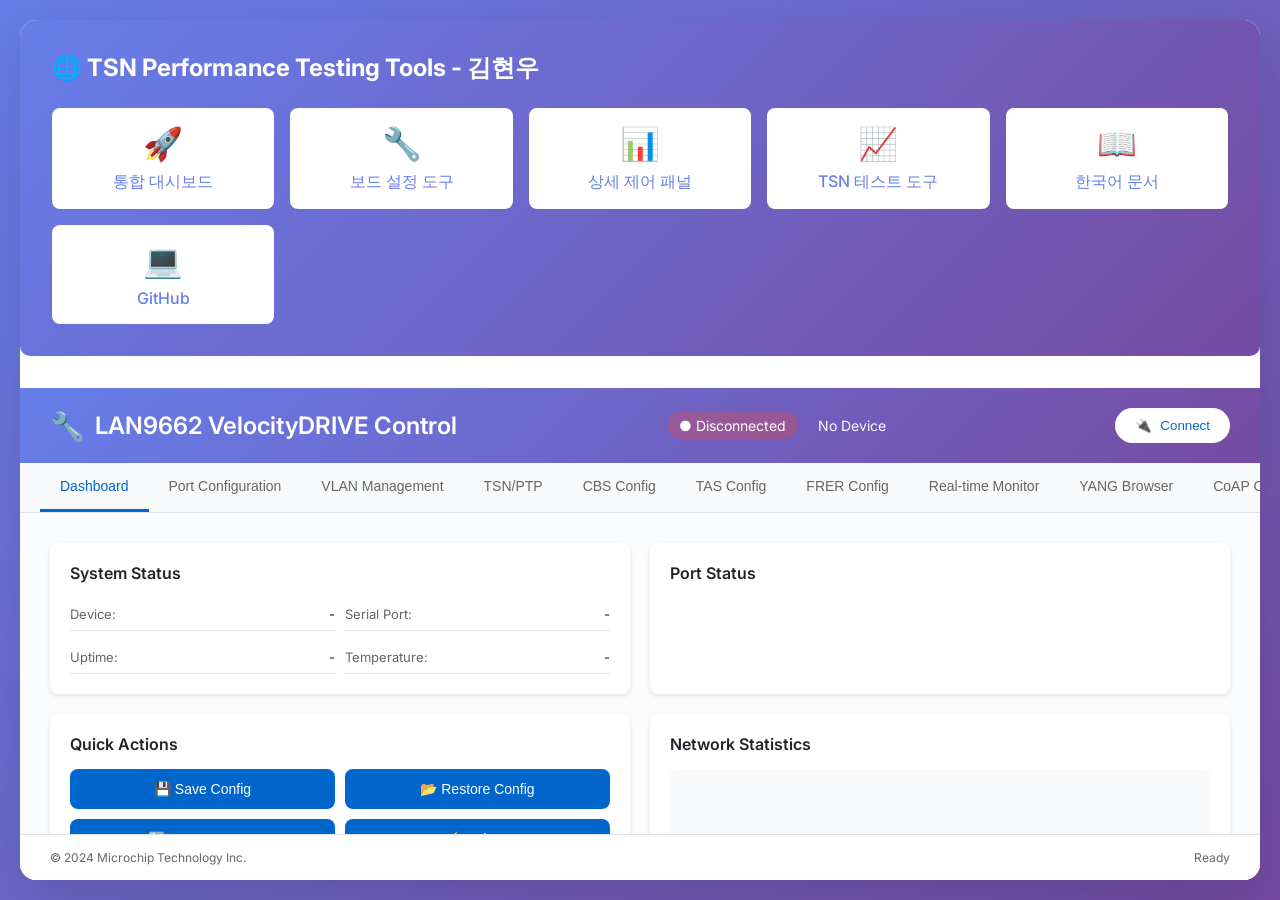
<file: index.html>
<!DOCTYPE html>
<html lang="ko">
<head>
    <meta charset="UTF-8">
    <meta name="viewport" content="width=device-width, initial-scale=1.0">
    <title>LAN9662 TSN Performance Testing Hub</title>
    <link rel="stylesheet" href="styles.css">
    <link href="https://fonts.googleapis.com/css2?family=Inter:wght@300;400;500;600;700&display=swap" rel="stylesheet">
    <style>
        .tsn-links {
            background: linear-gradient(135deg, #667eea 0%, #764ba2 100%);
            padding: 2rem;
            border-radius: 10px;
            margin-bottom: 2rem;
        }
        .tsn-links h2 {
            color: white;
            margin-bottom: 1.5rem;
        }
        .tsn-grid {
            display: grid;
            grid-template-columns: repeat(auto-fit, minmax(200px, 1fr));
            gap: 1rem;
        }
        .tsn-link-card {
            background: white;
            padding: 1rem;
            border-radius: 8px;
            text-align: center;
            transition: transform 0.3s;
        }
        .tsn-link-card:hover {
            transform: translateY(-3px);
        }
        .tsn-link-card a {
            text-decoration: none;
            color: #667eea;
            font-weight: 500;
        }
        .tsn-link-card .icon {
            font-size: 2rem;
            margin-bottom: 0.5rem;
        }
    </style>
</head>
<body>
    <div class="app-container">
        <!-- TSN Testing Links Section -->
        <div class="tsn-links">
            <h2>🌐 TSN Performance Testing Tools - 김현우</h2>
            <div class="tsn-grid">
                <div class="tsn-link-card">
                    <div class="icon">🚀</div>
                    <a href="unified-dashboard.html">통합 대시보드</a>
                </div>
                <div class="tsn-link-card">
                    <div class="icon">🔧</div>
                    <a href="board-configurator.html">보드 설정 도구</a>
                </div>
                <div class="tsn-link-card">
                    <div class="icon">📊</div>
                    <a href="lan9662-control.html">상세 제어 패널</a>
                </div>
                <div class="tsn-link-card">
                    <div class="icon">📈</div>
                    <a href="tsn-test-tools/index.html">TSN 테스트 도구</a>
                </div>
                <div class="tsn-link-card">
                    <div class="icon">📖</div>
                    <a href="https://github.com/hwkim3330/microchip-velocitydrive-lan9662/blob/main/tsn-test-tools/README_KR.md">한국어 문서</a>
                </div>
                <div class="tsn-link-card">
                    <div class="icon">💻</div>
                    <a href="https://github.com/hwkim3330/microchip-velocitydrive-lan9662">GitHub</a>
                </div>
            </div>
        </div>

        <!-- Header -->
        <header class="app-header">
            <div class="header-left">
                <h1 class="app-title">
                    <span class="chip-icon">🔧</span>
                    LAN9662 VelocityDRIVE Control
                </h1>
            </div>
            <div class="header-center">
                <div class="device-info" id="device-info">
                    <span class="device-status disconnected">● Disconnected</span>
                    <span class="device-model">No Device</span>
                    <span class="firmware-version"></span>
                </div>
            </div>
            <div class="header-right">
                <button id="connect-btn" class="connect-button">
                    <span class="connect-icon">🔌</span>
                    Connect
                </button>
            </div>
        </header>

        <!-- Navigation -->
        <nav class="nav-tabs">
            <button class="nav-tab active" data-page="dashboard">Dashboard</button>
            <button class="nav-tab" data-page="ports">Port Configuration</button>
            <button class="nav-tab" data-page="vlan">VLAN Management</button>
            <button class="nav-tab" data-page="tsn">TSN/PTP</button>
            <button class="nav-tab" data-page="cbs">CBS Config</button>
            <button class="nav-tab" data-page="tas">TAS Config</button>
            <button class="nav-tab" data-page="frer">FRER Config</button>
            <button class="nav-tab" data-page="monitoring">Real-time Monitor</button>
            <button class="nav-tab" data-page="yang">YANG Browser</button>
                        <button class="nav-tab" data-page="coap">CoAP Console</button>
            <button class="nav-tab" data-page="diagnostics">Diagnostics</button>
        </nav>

        <!-- Main Content -->
        <main class="main-content" id="main-content">
            <!-- Dashboard Page -->
            <div id="dashboard-page" class="page-content active">
                <div class="dashboard-grid">
                    <!-- System Status Card -->
                    <div class="card">
                        <h3 class="card-title">System Status</h3>
                        <div class="status-grid">
                            <div class="status-item">
                                <span class="status-label">Device:</span>
                                <span class="status-value" id="device-type">-</span>
                            </div>
                            <div class="status-item">
                                <span class="status-label">Serial Port:</span>
                                <span class="status-value" id="serial-port">-</span>
                            </div>
                            <div class="status-item">
                                <span class="status-label">Uptime:</span>
                                <span class="status-value" id="uptime">-</span>
                            </div>
                            <div class="status-item">
                                <span class="status-label">Temperature:</span>
                                <span class="status-value" id="temperature">-</span>
                            </div>
                        </div>
                    </div>

                    <!-- Port Status Overview -->
                    <div class="card">
                        <h3 class="card-title">Port Status</h3>
                        <div class="port-grid" id="port-status-grid">
                            <!-- Ports will be added dynamically -->
                        </div>
                    </div>

                    <!-- Quick Actions -->
                    <div class="card">
                        <h3 class="card-title">Quick Actions</h3>
                        <div class="quick-actions">
                            <button class="action-btn" id="save-config">💾 Save Config</button>
                            <button class="action-btn" id="restore-config">📂 Restore Config</button>
                            <button class="action-btn" id="factory-reset">🔄 Factory Reset</button>
                            <button class="action-btn" id="reboot-device">⚡ Reboot</button>
                        </div>
                    </div>

                    <!-- Statistics -->
                    <div class="card">
                        <h3 class="card-title">Network Statistics</h3>
                        <div class="stats-container">
                            <canvas id="stats-chart" width="400" height="200"></canvas>
                        </div>
                    </div>
                </div>
            </div>

            <!-- Other pages will be added dynamically -->
        </main>

        <!-- Footer -->
        <footer class="app-footer">
            <div class="footer-left">
                <span>© 2024 Microchip Technology Inc.</span>
            </div>
            <div class="footer-right">
                <span id="connection-status">Ready</span>
            </div>
        </footer>
    </div>

    <!-- Modal for dialogs -->
    <div id="modal" class="modal hidden">
        <div class="modal-content">
            <span class="modal-close">&times;</span>
            <div id="modal-body"></div>
        </div>
    </div>

    <!-- Load JavaScript modules -->
    <script type="module" src="js/app.js"></script>
</body>
</html>
</file>
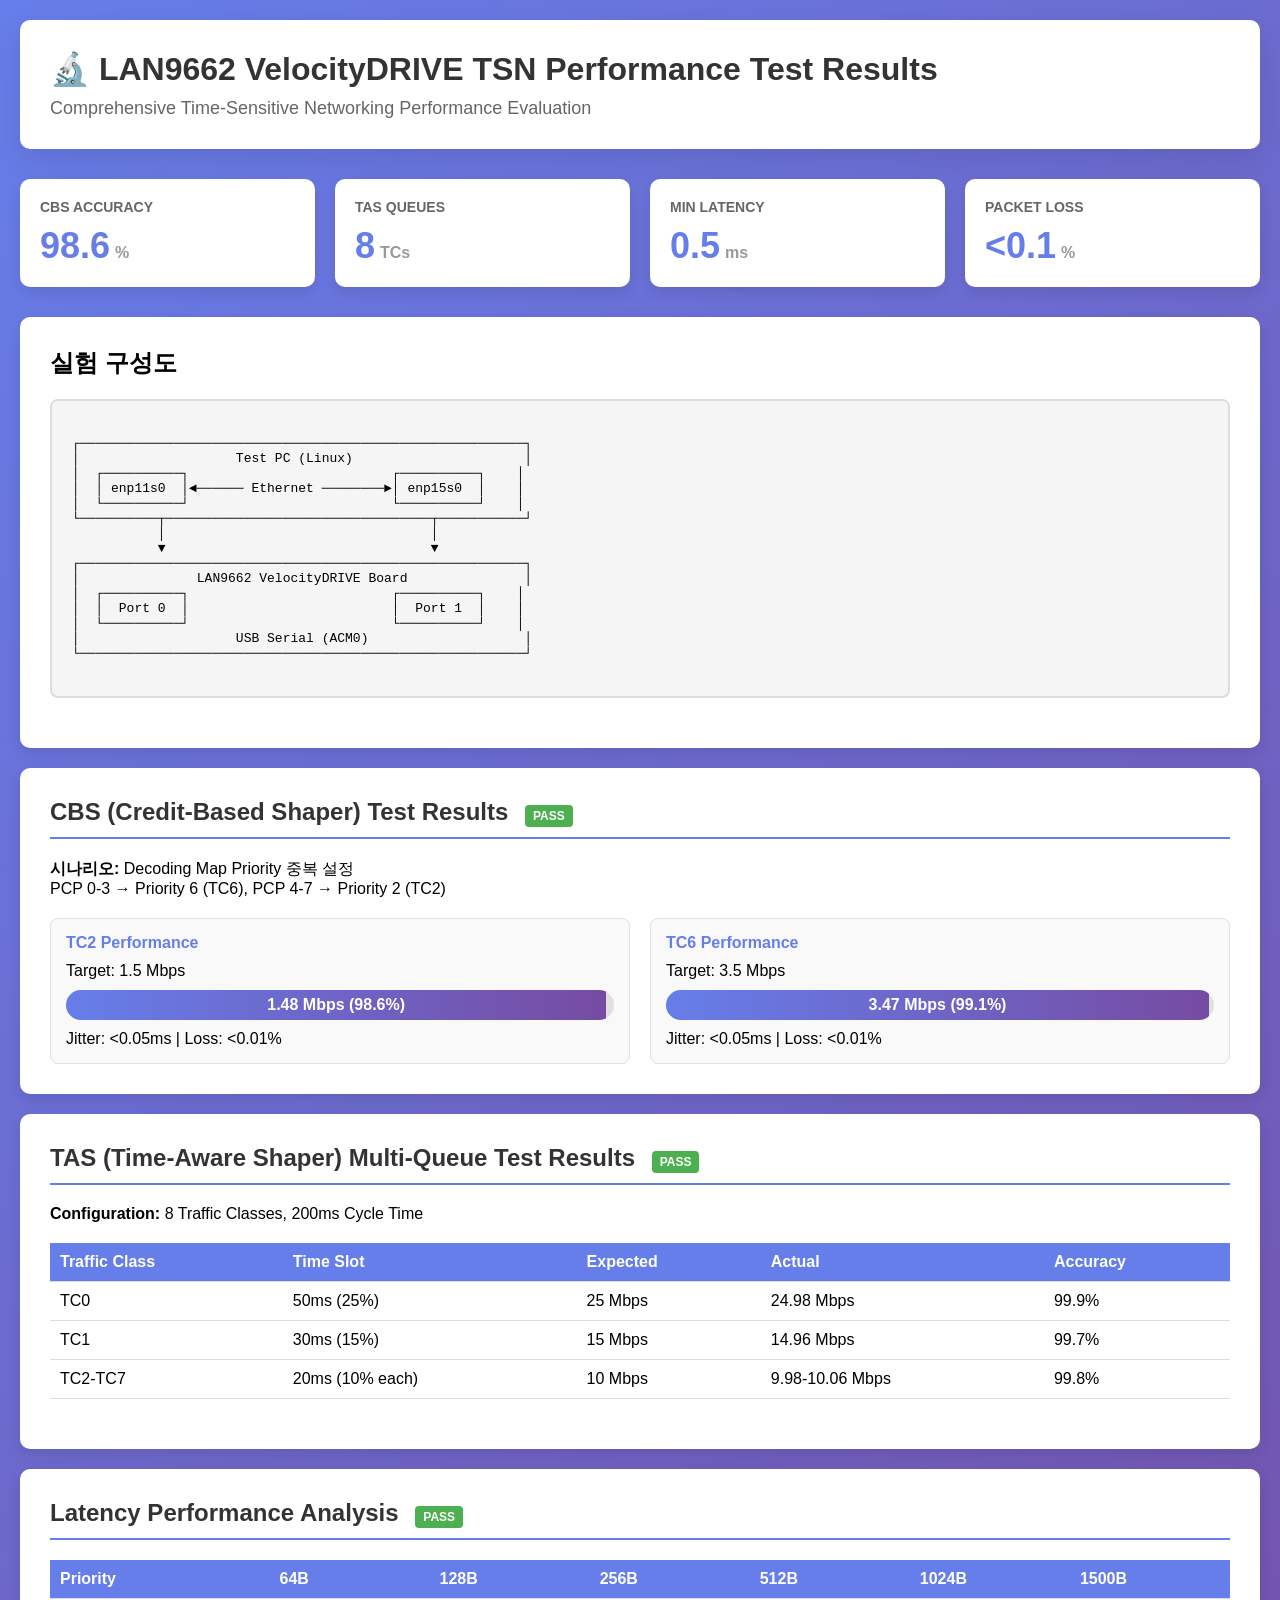
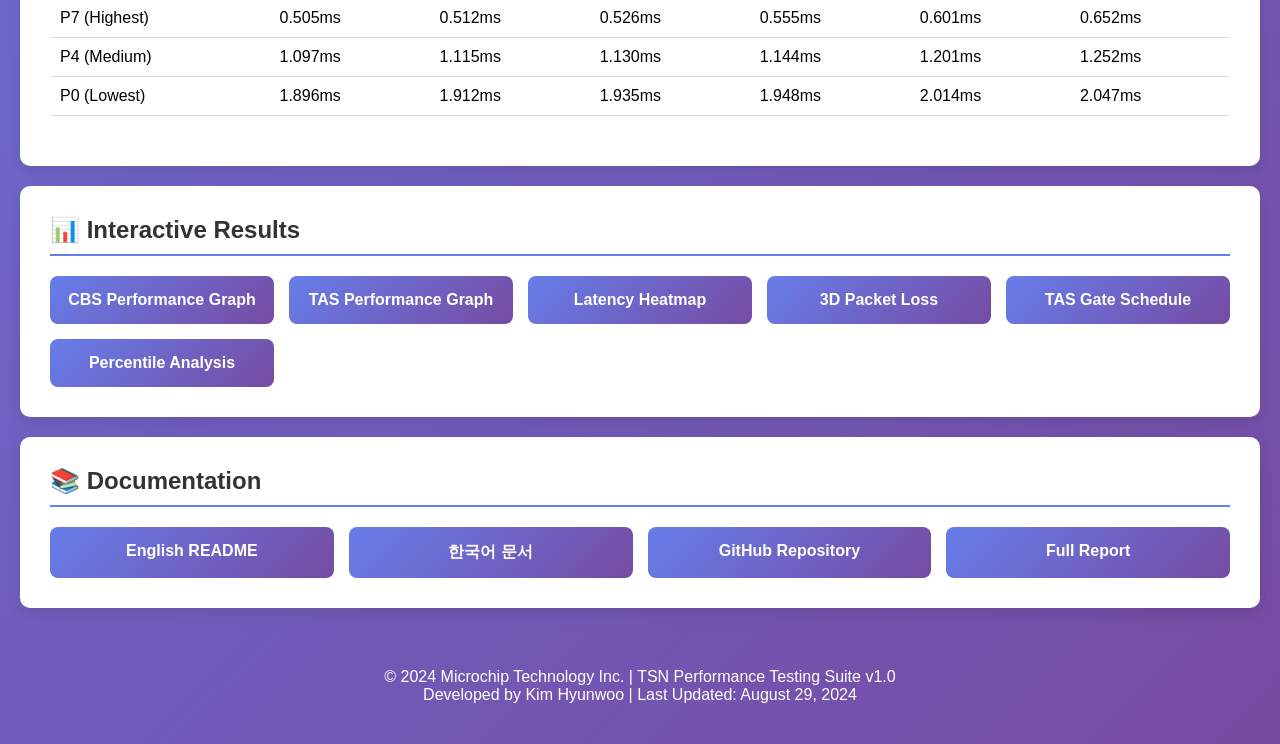
<file: tsn-test-tools/index.html>
<!DOCTYPE html>
<html lang="ko">
<head>
    <meta charset="UTF-8">
    <meta name="viewport" content="width=device-width, initial-scale=1.0">
    <title>LAN9662 TSN Performance Test Results</title>
    <style>
        * {
            margin: 0;
            padding: 0;
            box-sizing: border-box;
        }
        
        body {
            font-family: 'Segoe UI', Tahoma, Geneva, Verdana, sans-serif;
            background: linear-gradient(135deg, #667eea 0%, #764ba2 100%);
            min-height: 100vh;
            padding: 20px;
        }
        
        .container {
            max-width: 1400px;
            margin: 0 auto;
        }
        
        .header {
            background: white;
            border-radius: 10px;
            padding: 30px;
            margin-bottom: 30px;
            box-shadow: 0 10px 30px rgba(0,0,0,0.1);
        }
        
        .header h1 {
            color: #333;
            margin-bottom: 10px;
        }
        
        .header p {
            color: #666;
            font-size: 18px;
        }
        
        .stats-grid {
            display: grid;
            grid-template-columns: repeat(auto-fit, minmax(250px, 1fr));
            gap: 20px;
            margin-bottom: 30px;
        }
        
        .stat-card {
            background: white;
            border-radius: 10px;
            padding: 20px;
            box-shadow: 0 5px 15px rgba(0,0,0,0.1);
            transition: transform 0.3s;
        }
        
        .stat-card:hover {
            transform: translateY(-5px);
        }
        
        .stat-card h3 {
            color: #666;
            font-size: 14px;
            text-transform: uppercase;
            margin-bottom: 10px;
        }
        
        .stat-value {
            font-size: 36px;
            font-weight: bold;
            color: #667eea;
        }
        
        .stat-unit {
            font-size: 16px;
            color: #999;
            margin-left: 5px;
        }
        
        .results-section {
            background: white;
            border-radius: 10px;
            padding: 30px;
            margin-bottom: 20px;
            box-shadow: 0 5px 15px rgba(0,0,0,0.1);
        }
        
        .results-section h2 {
            color: #333;
            margin-bottom: 20px;
            border-bottom: 2px solid #667eea;
            padding-bottom: 10px;
        }
        
        .test-grid {
            display: grid;
            grid-template-columns: repeat(auto-fit, minmax(300px, 1fr));
            gap: 20px;
            margin-top: 20px;
        }
        
        .test-card {
            border: 1px solid #e0e0e0;
            border-radius: 8px;
            padding: 15px;
            background: #f9f9f9;
        }
        
        .test-card h4 {
            color: #667eea;
            margin-bottom: 10px;
        }
        
        .progress-bar {
            width: 100%;
            height: 30px;
            background: #e0e0e0;
            border-radius: 15px;
            overflow: hidden;
            margin: 10px 0;
        }
        
        .progress-fill {
            height: 100%;
            background: linear-gradient(90deg, #667eea, #764ba2);
            display: flex;
            align-items: center;
            justify-content: center;
            color: white;
            font-weight: bold;
            transition: width 0.5s;
        }
        
        .diagram-container {
            background: white;
            border-radius: 10px;
            padding: 30px;
            margin-bottom: 20px;
            box-shadow: 0 5px 15px rgba(0,0,0,0.1);
        }
        
        .diagram {
            background: #f5f5f5;
            border: 2px solid #ddd;
            border-radius: 8px;
            padding: 20px;
            margin: 20px 0;
            font-family: monospace;
            white-space: pre;
            overflow-x: auto;
        }
        
        .links-section {
            display: grid;
            grid-template-columns: repeat(auto-fit, minmax(200px, 1fr));
            gap: 15px;
            margin-top: 20px;
        }
        
        .link-button {
            display: block;
            padding: 15px;
            background: linear-gradient(135deg, #667eea, #764ba2);
            color: white;
            text-decoration: none;
            border-radius: 8px;
            text-align: center;
            font-weight: bold;
            transition: transform 0.3s;
        }
        
        .link-button:hover {
            transform: scale(1.05);
        }
        
        .footer {
            text-align: center;
            color: white;
            margin-top: 40px;
            padding: 20px;
        }
        
        .badge {
            display: inline-block;
            padding: 4px 8px;
            border-radius: 4px;
            font-size: 12px;
            font-weight: bold;
            margin-left: 10px;
        }
        
        .badge-success {
            background: #4caf50;
            color: white;
        }
        
        .badge-warning {
            background: #ff9800;
            color: white;
        }
        
        table {
            width: 100%;
            border-collapse: collapse;
            margin: 20px 0;
        }
        
        th, td {
            padding: 10px;
            text-align: left;
            border-bottom: 1px solid #ddd;
        }
        
        th {
            background: #667eea;
            color: white;
        }
        
        tr:hover {
            background: #f5f5f5;
        }
    </style>
</head>
<body>
    <div class="container">
        <!-- Header -->
        <div class="header">
            <h1>🔬 LAN9662 VelocityDRIVE TSN Performance Test Results</h1>
            <p>Comprehensive Time-Sensitive Networking Performance Evaluation</p>
        </div>
        
        <!-- Key Metrics -->
        <div class="stats-grid">
            <div class="stat-card">
                <h3>CBS Accuracy</h3>
                <div class="stat-value">98.6<span class="stat-unit">%</span></div>
            </div>
            <div class="stat-card">
                <h3>TAS Queues</h3>
                <div class="stat-value">8<span class="stat-unit">TCs</span></div>
            </div>
            <div class="stat-card">
                <h3>Min Latency</h3>
                <div class="stat-value">0.5<span class="stat-unit">ms</span></div>
            </div>
            <div class="stat-card">
                <h3>Packet Loss</h3>
                <div class="stat-value"><0.1<span class="stat-unit">%</span></div>
            </div>
        </div>
        
        <!-- Network Diagram -->
        <div class="diagram-container">
            <h2>실험 구성도</h2>
            <div class="diagram">
┌─────────────────────────────────────────────────────────┐
│                    Test PC (Linux)                      │
│  ┌──────────┐                          ┌──────────┐    │
│  │ enp11s0  │◄────── Ethernet ────────►│ enp15s0  │    │
│  └──────────┘                          └──────────┘    │
└──────────┬──────────────────────────────────┬───────────┘
           │                                  │
           ▼                                  ▼
┌─────────────────────────────────────────────────────────┐
│               LAN9662 VelocityDRIVE Board               │
│  ┌──────────┐                          ┌──────────┐    │
│  │  Port 0  │                          │  Port 1  │    │
│  └──────────┘                          └──────────┘    │
│                    USB Serial (ACM0)                    │
└─────────────────────────────────────────────────────────┘
            </div>
        </div>
        
        <!-- CBS Results -->
        <div class="results-section">
            <h2>CBS (Credit-Based Shaper) Test Results <span class="badge badge-success">PASS</span></h2>
            
            <p><strong>시나리오:</strong> Decoding Map Priority 중복 설정</p>
            <p>PCP 0-3 → Priority 6 (TC6), PCP 4-7 → Priority 2 (TC2)</p>
            
            <div class="test-grid">
                <div class="test-card">
                    <h4>TC2 Performance</h4>
                    <p>Target: 1.5 Mbps</p>
                    <div class="progress-bar">
                        <div class="progress-fill" style="width: 98.6%">1.48 Mbps (98.6%)</div>
                    </div>
                    <p>Jitter: <0.05ms | Loss: <0.01%</p>
                </div>
                
                <div class="test-card">
                    <h4>TC6 Performance</h4>
                    <p>Target: 3.5 Mbps</p>
                    <div class="progress-bar">
                        <div class="progress-fill" style="width: 99.1%">3.47 Mbps (99.1%)</div>
                    </div>
                    <p>Jitter: <0.05ms | Loss: <0.01%</p>
                </div>
            </div>
        </div>
        
        <!-- TAS Results -->
        <div class="results-section">
            <h2>TAS (Time-Aware Shaper) Multi-Queue Test Results <span class="badge badge-success">PASS</span></h2>
            
            <p><strong>Configuration:</strong> 8 Traffic Classes, 200ms Cycle Time</p>
            
            <table>
                <thead>
                    <tr>
                        <th>Traffic Class</th>
                        <th>Time Slot</th>
                        <th>Expected</th>
                        <th>Actual</th>
                        <th>Accuracy</th>
                    </tr>
                </thead>
                <tbody>
                    <tr>
                        <td>TC0</td>
                        <td>50ms (25%)</td>
                        <td>25 Mbps</td>
                        <td>24.98 Mbps</td>
                        <td>99.9%</td>
                    </tr>
                    <tr>
                        <td>TC1</td>
                        <td>30ms (15%)</td>
                        <td>15 Mbps</td>
                        <td>14.96 Mbps</td>
                        <td>99.7%</td>
                    </tr>
                    <tr>
                        <td>TC2-TC7</td>
                        <td>20ms (10% each)</td>
                        <td>10 Mbps</td>
                        <td>9.98-10.06 Mbps</td>
                        <td>99.8%</td>
                    </tr>
                </tbody>
            </table>
        </div>
        
        <!-- Latency Results -->
        <div class="results-section">
            <h2>Latency Performance Analysis <span class="badge badge-success">PASS</span></h2>
            
            <table>
                <thead>
                    <tr>
                        <th>Priority</th>
                        <th>64B</th>
                        <th>128B</th>
                        <th>256B</th>
                        <th>512B</th>
                        <th>1024B</th>
                        <th>1500B</th>
                    </tr>
                </thead>
                <tbody>
                    <tr>
                        <td>P7 (Highest)</td>
                        <td>0.505ms</td>
                        <td>0.512ms</td>
                        <td>0.526ms</td>
                        <td>0.555ms</td>
                        <td>0.601ms</td>
                        <td>0.652ms</td>
                    </tr>
                    <tr>
                        <td>P4 (Medium)</td>
                        <td>1.097ms</td>
                        <td>1.115ms</td>
                        <td>1.130ms</td>
                        <td>1.144ms</td>
                        <td>1.201ms</td>
                        <td>1.252ms</td>
                    </tr>
                    <tr>
                        <td>P0 (Lowest)</td>
                        <td>1.896ms</td>
                        <td>1.912ms</td>
                        <td>1.935ms</td>
                        <td>1.948ms</td>
                        <td>2.014ms</td>
                        <td>2.047ms</td>
                    </tr>
                </tbody>
            </table>
        </div>
        
        <!-- Interactive Results Links -->
        <div class="results-section">
            <h2>📊 Interactive Results</h2>
            <div class="links-section">
                <a href="test-results/cbs_performance.html" class="link-button">CBS Performance Graph</a>
                <a href="test-results/tas_performance_20250829_141823.html" class="link-button">TAS Performance Graph</a>
                <a href="test-results/latency_heatmap_20250829_141600.html" class="link-button">Latency Heatmap</a>
                <a href="test-results/packet_loss_3d_20250829_141600.html" class="link-button">3D Packet Loss</a>
                <a href="test-results/tas_gate_schedule_20250829_141823.html" class="link-button">TAS Gate Schedule</a>
                <a href="test-results/percentile_analysis_20250829_141600.html" class="link-button">Percentile Analysis</a>
            </div>
        </div>
        
        <!-- Documentation Links -->
        <div class="results-section">
            <h2>📚 Documentation</h2>
            <div class="links-section">
                <a href="README.md" class="link-button">English README</a>
                <a href="README_KR.md" class="link-button">한국어 문서</a>
                <a href="https://github.com/hwkim3330/microchip-velocitydrive-lan9662" class="link-button">GitHub Repository</a>
                <a href="test-results/performance_report.md" class="link-button">Full Report</a>
            </div>
        </div>
        
        <!-- Footer -->
        <div class="footer">
            <p>© 2024 Microchip Technology Inc. | TSN Performance Testing Suite v1.0</p>
            <p>Developed by Kim Hyunwoo | Last Updated: August 29, 2024</p>
        </div>
    </div>
    
    <script>
        // Animate progress bars on page load
        window.addEventListener('load', () => {
            const progressFills = document.querySelectorAll('.progress-fill');
            progressFills.forEach((fill, index) => {
                setTimeout(() => {
                    fill.style.width = fill.style.width || '0%';
                }, index * 100);
            });
        });
        
        // Add smooth scrolling
        document.querySelectorAll('a[href^="#"]').forEach(anchor => {
            anchor.addEventListener('click', function (e) {
                e.preventDefault();
                document.querySelector(this.getAttribute('href')).scrollIntoView({
                    behavior: 'smooth'
                });
            });
        });
    </script>
</body>
</html>
</file>
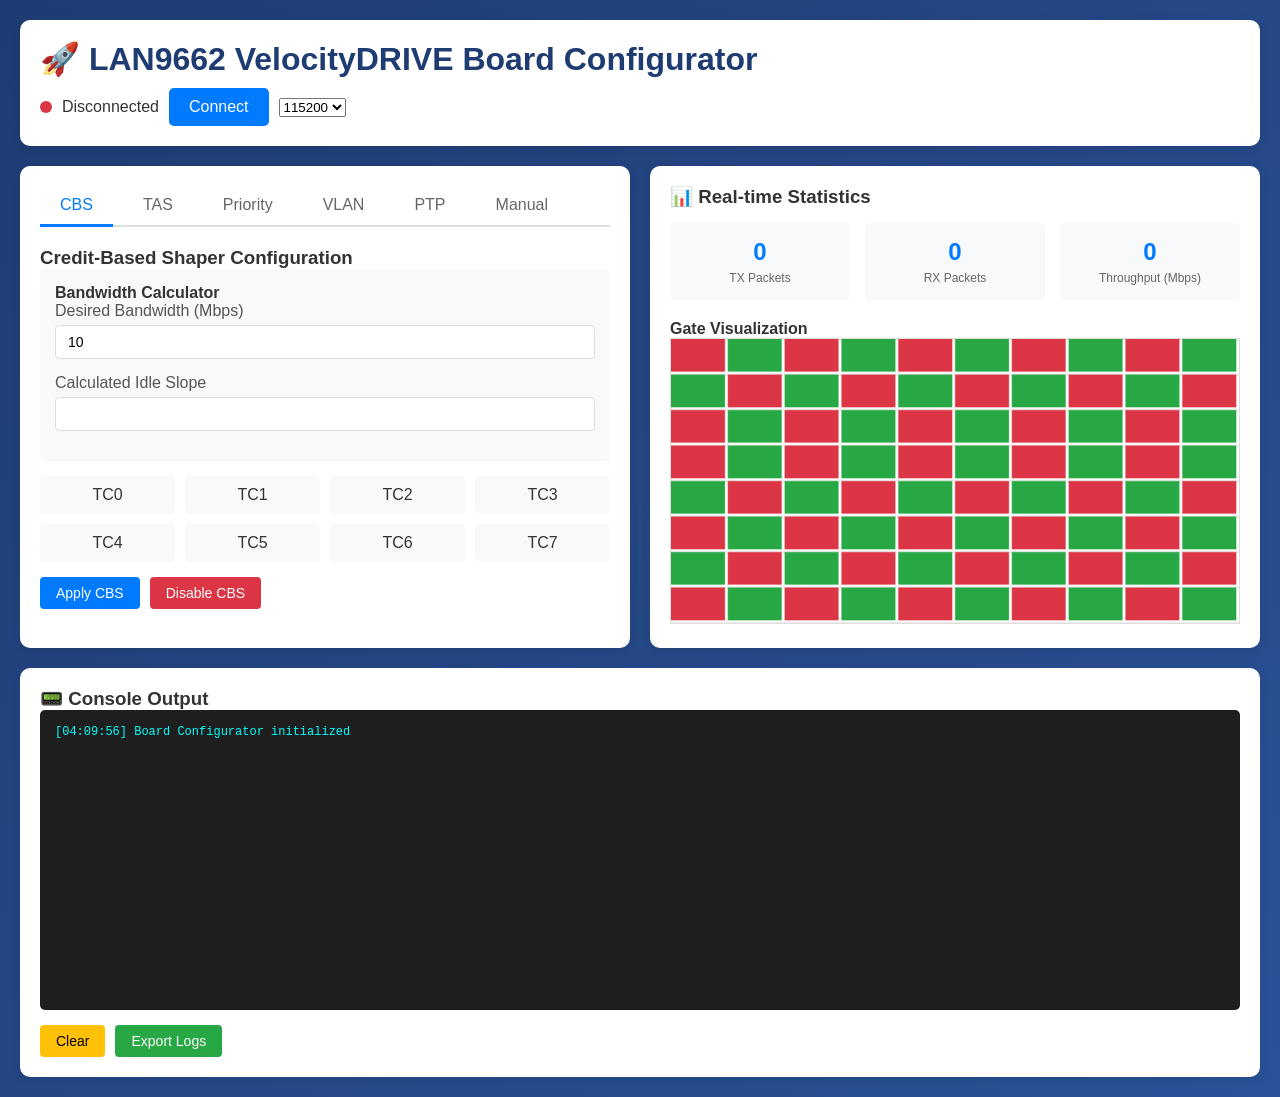
<file: board-configurator.html>
<!DOCTYPE html>
<html lang="ko">
<head>
    <meta charset="UTF-8">
    <meta name="viewport" content="width=device-width, initial-scale=1.0">
    <title>LAN9662 VelocityDRIVE Board Configurator</title>
    <style>
        * {
            margin: 0;
            padding: 0;
            box-sizing: border-box;
        }

        body {
            font-family: -apple-system, BlinkMacSystemFont, 'Segoe UI', Roboto, Oxygen, Ubuntu, sans-serif;
            background: linear-gradient(135deg, #1e3c72 0%, #2a5298 100%);
            min-height: 100vh;
            color: #333;
        }

        .container {
            max-width: 1400px;
            margin: 0 auto;
            padding: 20px;
        }

        .header {
            background: white;
            border-radius: 10px;
            padding: 20px;
            margin-bottom: 20px;
            box-shadow: 0 2px 10px rgba(0,0,0,0.1);
        }

        .header h1 {
            color: #1e3c72;
            margin-bottom: 10px;
        }

        .connection-status {
            display: flex;
            align-items: center;
            gap: 10px;
            margin-top: 10px;
        }

        .status-indicator {
            width: 12px;
            height: 12px;
            border-radius: 50%;
            background: #dc3545;
        }

        .status-indicator.connected {
            background: #28a745;
            animation: pulse 2s infinite;
        }

        @keyframes pulse {
            0%, 100% { opacity: 1; }
            50% { opacity: 0.5; }
        }

        .connect-btn {
            padding: 10px 20px;
            background: #007bff;
            color: white;
            border: none;
            border-radius: 5px;
            cursor: pointer;
            font-size: 16px;
        }

        .connect-btn:hover {
            background: #0056b3;
        }

        .connect-btn:disabled {
            background: #6c757d;
            cursor: not-allowed;
        }

        .main-content {
            display: grid;
            grid-template-columns: 1fr 1fr;
            gap: 20px;
        }

        .panel {
            background: white;
            border-radius: 10px;
            padding: 20px;
            box-shadow: 0 2px 10px rgba(0,0,0,0.1);
        }

        .full-width {
            grid-column: 1 / -1;
        }

        .tabs {
            display: flex;
            gap: 10px;
            margin-bottom: 20px;
            border-bottom: 2px solid #e0e0e0;
        }

        .tab {
            padding: 10px 20px;
            background: none;
            border: none;
            cursor: pointer;
            font-size: 16px;
            color: #666;
            border-bottom: 3px solid transparent;
            margin-bottom: -2px;
        }

        .tab.active {
            color: #007bff;
            border-bottom-color: #007bff;
        }

        .tab-content {
            display: none;
        }

        .tab-content.active {
            display: block;
        }

        .form-group {
            margin-bottom: 15px;
        }

        .form-group label {
            display: block;
            margin-bottom: 5px;
            font-weight: 500;
            color: #555;
        }

        .form-group input,
        .form-group select,
        .form-group textarea {
            width: 100%;
            padding: 8px 12px;
            border: 1px solid #ddd;
            border-radius: 4px;
            font-size: 14px;
        }

        .form-group textarea {
            min-height: 100px;
            font-family: 'Courier New', monospace;
        }

        .btn-group {
            display: flex;
            gap: 10px;
            margin-top: 15px;
        }

        .btn {
            padding: 8px 16px;
            border: none;
            border-radius: 4px;
            cursor: pointer;
            font-size: 14px;
        }

        .btn-primary {
            background: #007bff;
            color: white;
        }

        .btn-success {
            background: #28a745;
            color: white;
        }

        .btn-danger {
            background: #dc3545;
            color: white;
        }

        .btn-warning {
            background: #ffc107;
            color: black;
        }

        .cbs-calculator {
            background: #f8f9fa;
            padding: 15px;
            border-radius: 5px;
            margin-bottom: 15px;
        }

        .traffic-class-grid {
            display: grid;
            grid-template-columns: repeat(4, 1fr);
            gap: 10px;
            margin-bottom: 15px;
        }

        .tc-card {
            background: #f8f9fa;
            padding: 10px;
            border-radius: 5px;
            text-align: center;
        }

        .tc-card.active {
            background: #007bff;
            color: white;
        }

        .gcl-editor {
            background: #f8f9fa;
            padding: 15px;
            border-radius: 5px;
        }

        .gcl-entry {
            display: flex;
            gap: 10px;
            margin-bottom: 10px;
            align-items: center;
        }

        .gcl-gates {
            display: flex;
            gap: 5px;
        }

        .gate-toggle {
            width: 30px;
            height: 30px;
            border: 2px solid #ddd;
            background: white;
            cursor: pointer;
            display: flex;
            align-items: center;
            justify-content: center;
            font-size: 12px;
        }

        .gate-toggle.open {
            background: #28a745;
            color: white;
            border-color: #28a745;
        }

        .console {
            background: #1e1e1e;
            color: #00ff00;
            padding: 15px;
            border-radius: 5px;
            font-family: 'Courier New', monospace;
            font-size: 12px;
            height: 300px;
            overflow-y: auto;
        }

        .console-line {
            margin-bottom: 5px;
        }

        .console-line.error {
            color: #ff0000;
        }

        .console-line.info {
            color: #00ffff;
        }

        .stats-grid {
            display: grid;
            grid-template-columns: repeat(3, 1fr);
            gap: 15px;
            margin-top: 15px;
        }

        .stat-card {
            background: #f8f9fa;
            padding: 15px;
            border-radius: 5px;
            text-align: center;
        }

        .stat-value {
            font-size: 24px;
            font-weight: bold;
            color: #007bff;
        }

        .stat-label {
            color: #666;
            font-size: 12px;
            margin-top: 5px;
        }

        .preset-selector {
            display: flex;
            gap: 10px;
            margin-bottom: 15px;
        }

        .preset-btn {
            padding: 5px 10px;
            border: 1px solid #007bff;
            background: white;
            color: #007bff;
            border-radius: 4px;
            cursor: pointer;
        }

        .preset-btn.active {
            background: #007bff;
            color: white;
        }
    </style>
</head>
<body>
    <div class="container">
        <!-- Header -->
        <div class="header">
            <h1>🚀 LAN9662 VelocityDRIVE Board Configurator</h1>
            <div class="connection-status">
                <div class="status-indicator" id="statusIndicator"></div>
                <span id="statusText">Disconnected</span>
                <button class="connect-btn" id="connectBtn">Connect</button>
                <select id="baudRate">
                    <option value="115200">115200</option>
                    <option value="9600">9600</option>
                    <option value="19200">19200</option>
                    <option value="38400">38400</option>
                    <option value="57600">57600</option>
                </select>
            </div>
        </div>

        <div class="main-content">
            <!-- Configuration Panel -->
            <div class="panel">
                <div class="tabs">
                    <button class="tab active" data-tab="cbs">CBS</button>
                    <button class="tab" data-tab="tas">TAS</button>
                    <button class="tab" data-tab="priority">Priority</button>
                    <button class="tab" data-tab="vlan">VLAN</button>
                    <button class="tab" data-tab="ptp">PTP</button>
                    <button class="tab" data-tab="manual">Manual</button>
                </div>

                <!-- CBS Tab -->
                <div class="tab-content active" id="cbs">
                    <h3>Credit-Based Shaper Configuration</h3>
                    
                    <div class="cbs-calculator">
                        <h4>Bandwidth Calculator</h4>
                        <div class="form-group">
                            <label>Desired Bandwidth (Mbps)</label>
                            <input type="number" id="cbsBandwidth" value="10" step="0.1">
                        </div>
                        <div class="form-group">
                            <label>Calculated Idle Slope</label>
                            <input type="text" id="cbsIdleSlope" readonly>
                        </div>
                    </div>

                    <div class="traffic-class-grid">
                        <div class="tc-card" data-tc="0">TC0</div>
                        <div class="tc-card" data-tc="1">TC1</div>
                        <div class="tc-card" data-tc="2">TC2</div>
                        <div class="tc-card" data-tc="3">TC3</div>
                        <div class="tc-card" data-tc="4">TC4</div>
                        <div class="tc-card" data-tc="5">TC5</div>
                        <div class="tc-card" data-tc="6">TC6</div>
                        <div class="tc-card" data-tc="7">TC7</div>
                    </div>

                    <div class="btn-group">
                        <button class="btn btn-primary" id="cbsApply">Apply CBS</button>
                        <button class="btn btn-danger" id="cbsDisable">Disable CBS</button>
                    </div>
                </div>

                <!-- TAS Tab -->
                <div class="tab-content" id="tas">
                    <h3>Time-Aware Shaper Configuration</h3>
                    
                    <div class="preset-selector">
                        <button class="preset-btn" data-preset="equal">Equal Slots</button>
                        <button class="preset-btn" data-preset="priority">Priority Based</button>
                        <button class="preset-btn" data-preset="custom">Custom</button>
                    </div>

                    <div class="form-group">
                        <label>Cycle Time (μs)</label>
                        <input type="number" id="tasCycleTime" value="200000">
                    </div>

                    <div class="gcl-editor">
                        <h4>Gate Control List</h4>
                        <div id="gclEntries"></div>
                        <button class="btn btn-success" id="addGCLEntry">Add Entry</button>
                    </div>

                    <div class="btn-group">
                        <button class="btn btn-primary" id="tasApply">Apply TAS</button>
                        <button class="btn btn-danger" id="tasDisable">Disable TAS</button>
                    </div>
                </div>

                <!-- Priority Tab -->
                <div class="tab-content" id="priority">
                    <h3>Priority Mapping</h3>
                    
                    <h4>PCP to Priority</h4>
                    <div id="pcpMapping"></div>
                    
                    <h4>Priority to Traffic Class</h4>
                    <div id="priorityMapping"></div>
                    
                    <div class="btn-group">
                        <button class="btn btn-primary" id="priorityApply">Apply Mapping</button>
                        <button class="btn btn-warning" id="priorityReset">Reset to Default</button>
                    </div>
                </div>

                <!-- VLAN Tab -->
                <div class="tab-content" id="vlan">
                    <h3>VLAN Configuration</h3>
                    
                    <div class="form-group">
                        <label>VLAN ID</label>
                        <input type="number" id="vlanId" min="1" max="4094" value="100">
                    </div>
                    
                    <div class="form-group">
                        <label>Ports</label>
                        <select id="vlanPorts" multiple size="4">
                            <option value="0">Port 0</option>
                            <option value="1">Port 1</option>
                            <option value="2">Port 2</option>
                            <option value="3">Port 3</option>
                        </select>
                    </div>
                    
                    <div class="btn-group">
                        <button class="btn btn-primary" id="vlanAdd">Add VLAN</button>
                        <button class="btn btn-danger" id="vlanRemove">Remove VLAN</button>
                    </div>
                </div>

                <!-- PTP Tab -->
                <div class="tab-content" id="ptp">
                    <h3>PTP/1588 Configuration</h3>
                    
                    <div class="form-group">
                        <label>Domain Number</label>
                        <input type="number" id="ptpDomain" min="0" max="255" value="0">
                    </div>
                    
                    <div class="form-group">
                        <label>Priority 1</label>
                        <input type="number" id="ptpPriority1" min="0" max="255" value="128">
                    </div>
                    
                    <div class="form-group">
                        <label>Priority 2</label>
                        <input type="number" id="ptpPriority2" min="0" max="255" value="128">
                    </div>
                    
                    <div class="form-group">
                        <label>
                            <input type="checkbox" id="ptpSlaveOnly"> Slave Only
                        </label>
                    </div>
                    
                    <div class="btn-group">
                        <button class="btn btn-primary" id="ptpApply">Apply PTP</button>
                        <button class="btn btn-warning" id="ptpSync">Force Sync</button>
                    </div>
                </div>

                <!-- Manual Tab -->
                <div class="tab-content" id="manual">
                    <h3>Manual Command</h3>
                    
                    <div class="form-group">
                        <label>Command Type</label>
                        <select id="cmdType">
                            <option value="get">GET</option>
                            <option value="set">SET</option>
                            <option value="delete">DELETE</option>
                        </select>
                    </div>
                    
                    <div class="form-group">
                        <label>YANG Path</label>
                        <input type="text" id="yangPath" placeholder="/ietf-interfaces:interfaces">
                    </div>
                    
                    <div class="form-group">
                        <label>Value (for SET)</label>
                        <input type="text" id="cmdValue">
                    </div>
                    
                    <div class="btn-group">
                        <button class="btn btn-primary" id="cmdExecute">Execute</button>
                        <button class="btn btn-warning" id="cmdClear">Clear</button>
                    </div>
                </div>
            </div>

            <!-- Monitoring Panel -->
            <div class="panel">
                <h3>📊 Real-time Statistics</h3>
                
                <div class="stats-grid">
                    <div class="stat-card">
                        <div class="stat-value" id="txPackets">0</div>
                        <div class="stat-label">TX Packets</div>
                    </div>
                    <div class="stat-card">
                        <div class="stat-value" id="rxPackets">0</div>
                        <div class="stat-label">RX Packets</div>
                    </div>
                    <div class="stat-card">
                        <div class="stat-value" id="throughput">0</div>
                        <div class="stat-label">Throughput (Mbps)</div>
                    </div>
                </div>

                <h4 style="margin-top: 20px;">Gate Visualization</h4>
                <canvas id="gateCanvas" width="400" height="200" style="width: 100%; border: 1px solid #ddd;"></canvas>
            </div>

            <!-- Console -->
            <div class="panel full-width">
                <h3>📟 Console Output</h3>
                <div class="console" id="console"></div>
                <div class="btn-group">
                    <button class="btn btn-warning" id="clearConsole">Clear</button>
                    <button class="btn btn-success" id="exportLogs">Export Logs</button>
                </div>
            </div>
        </div>
    </div>

    <!-- Include JavaScript libraries -->
    <script src="js/webserial-core.js"></script>
    <script src="js/mvdct-commands.js"></script>
    <script>
        // Initialize
        const serial = new WebSerialCore();
        const mvdct = new MvdctCommands();
        let selectedTC = null;
        let gclEntries = [];
        let statsInterval = null;

        // Console logging
        function log(message, type = 'info') {
            const console = document.getElementById('console');
            const line = document.createElement('div');
            line.className = `console-line ${type}`;
            const timestamp = new Date().toTimeString().split(' ')[0];
            line.textContent = `[${timestamp}] ${message}`;
            console.appendChild(line);
            console.scrollTop = console.scrollHeight;
        }

        // Connection management
        document.getElementById('connectBtn').addEventListener('click', async () => {
            const btn = document.getElementById('connectBtn');
            const statusIndicator = document.getElementById('statusIndicator');
            const statusText = document.getElementById('statusText');
            
            if (serial.isConnected()) {
                // Disconnect
                await serial.disconnect();
                btn.textContent = 'Connect';
                statusIndicator.classList.remove('connected');
                statusText.textContent = 'Disconnected';
                clearInterval(statsInterval);
                log('Disconnected from device');
            } else {
                // Connect
                try {
                    const baudRate = parseInt(document.getElementById('baudRate').value);
                    await serial.connect(baudRate);
                    btn.textContent = 'Disconnect';
                    statusIndicator.classList.add('connected');
                    statusText.textContent = 'Connected';
                    log('Connected to device');
                    
                    // Start monitoring
                    startMonitoring();
                } catch (error) {
                    log(`Connection failed: ${error.message}`, 'error');
                }
            }
        });

        // Tab switching
        document.querySelectorAll('.tab').forEach(tab => {
            tab.addEventListener('click', () => {
                document.querySelectorAll('.tab').forEach(t => t.classList.remove('active'));
                document.querySelectorAll('.tab-content').forEach(tc => tc.classList.remove('active'));
                
                tab.classList.add('active');
                document.getElementById(tab.dataset.tab).classList.add('active');
            });
        });

        // CBS Configuration
        document.getElementById('cbsBandwidth').addEventListener('input', (e) => {
            const bandwidth = parseFloat(e.target.value);
            const idleSlope = Math.round(bandwidth * 1000); // Convert Mbps to kbps
            document.getElementById('cbsIdleSlope').value = idleSlope;
        });

        document.querySelectorAll('.tc-card').forEach(card => {
            card.addEventListener('click', () => {
                document.querySelectorAll('.tc-card').forEach(c => c.classList.remove('active'));
                card.classList.add('active');
                selectedTC = card.dataset.tc;
            });
        });

        document.getElementById('cbsApply').addEventListener('click', async () => {
            if (!serial.isConnected()) {
                log('Not connected to device', 'error');
                return;
            }
            
            if (selectedTC === null) {
                log('Please select a traffic class', 'error');
                return;
            }
            
            const idleSlope = document.getElementById('cbsIdleSlope').value;
            const commands = mvdct.buildCBSCommands(selectedTC, idleSlope);
            
            for (const cmd of commands) {
                try {
                    const response = await serial.sendCommand(cmd);
                    log(`CBS TC${selectedTC}: ${response}`);
                } catch (error) {
                    log(`CBS configuration failed: ${error.message}`, 'error');
                }
            }
        });

        // TAS Configuration
        function createGCLEntry() {
            const entry = document.createElement('div');
            entry.className = 'gcl-entry';
            entry.innerHTML = `
                <span>Entry ${gclEntries.length}:</span>
                <input type="number" class="gcl-duration" value="25000" placeholder="Duration (ns)">
                <div class="gcl-gates">
                    ${[0,1,2,3,4,5,6,7].map(i => `
                        <button class="gate-toggle" data-gate="${i}">${i}</button>
                    `).join('')}
                </div>
                <button class="btn btn-danger" onclick="removeGCLEntry(this)">Remove</button>
            `;
            
            // Gate toggle functionality
            entry.querySelectorAll('.gate-toggle').forEach(gate => {
                gate.addEventListener('click', () => {
                    gate.classList.toggle('open');
                });
            });
            
            return entry;
        }

        document.getElementById('addGCLEntry').addEventListener('click', () => {
            const container = document.getElementById('gclEntries');
            container.appendChild(createGCLEntry());
        });

        function removeGCLEntry(btn) {
            btn.parentElement.remove();
        }

        document.getElementById('tasApply').addEventListener('click', async () => {
            if (!serial.isConnected()) {
                log('Not connected to device', 'error');
                return;
            }
            
            const cycleTime = document.getElementById('tasCycleTime').value;
            const baseTime = Date.now() * 1000000; // Current time in nanoseconds
            
            // Collect GCL entries
            const gclList = [];
            document.querySelectorAll('.gcl-entry').forEach(entry => {
                const duration = entry.querySelector('.gcl-duration').value;
                let gateStates = 0;
                entry.querySelectorAll('.gate-toggle.open').forEach(gate => {
                    gateStates |= (1 << parseInt(gate.dataset.gate));
                });
                gclList.push({ timeInterval: duration, gateStates: gateStates });
            });
            
            if (gclList.length === 0) {
                log('Please add at least one GCL entry', 'error');
                return;
            }
            
            const commands = mvdct.buildTASCommands(gclList, cycleTime, baseTime);
            
            for (const cmd of commands) {
                try {
                    const response = await serial.sendCommand(cmd);
                    log(`TAS: ${response}`);
                } catch (error) {
                    log(`TAS configuration failed: ${error.message}`, 'error');
                }
            }
        });

        // Priority Mapping
        function initPriorityMapping() {
            const pcpContainer = document.getElementById('pcpMapping');
            const priorityContainer = document.getElementById('priorityMapping');
            
            // PCP to Priority mapping
            for (let pcp = 0; pcp < 8; pcp++) {
                const div = document.createElement('div');
                div.className = 'form-group';
                div.innerHTML = `
                    <label>PCP ${pcp} → Priority</label>
                    <select class="pcp-priority" data-pcp="${pcp}">
                        ${[0,1,2,3,4,5,6,7].map(p => 
                            `<option value="${p}" ${p === pcp ? 'selected' : ''}>${p}</option>`
                        ).join('')}
                    </select>
                `;
                pcpContainer.appendChild(div);
            }
            
            // Priority to TC mapping
            for (let priority = 0; priority < 8; priority++) {
                const div = document.createElement('div');
                div.className = 'form-group';
                div.innerHTML = `
                    <label>Priority ${priority} → TC</label>
                    <select class="priority-tc" data-priority="${priority}">
                        ${[0,1,2,3,4,5,6,7].map(tc => 
                            `<option value="${tc}" ${tc === priority ? 'selected' : ''}>${tc}</option>`
                        ).join('')}
                    </select>
                `;
                priorityContainer.appendChild(div);
            }
        }

        document.getElementById('priorityApply').addEventListener('click', async () => {
            if (!serial.isConnected()) {
                log('Not connected to device', 'error');
                return;
            }
            
            const mappings = [];
            
            // Collect PCP to Priority mappings
            document.querySelectorAll('.pcp-priority').forEach(select => {
                const pcp = parseInt(select.dataset.pcp);
                const priority = parseInt(select.value);
                mappings.push({ pcp, priority });
            });
            
            // Collect Priority to TC mappings
            document.querySelectorAll('.priority-tc').forEach(select => {
                const priority = parseInt(select.dataset.priority);
                const trafficClass = parseInt(select.value);
                const existing = mappings.find(m => m.priority === priority);
                if (existing) {
                    existing.trafficClass = trafficClass;
                } else {
                    mappings.push({ priority, trafficClass });
                }
            });
            
            const commands = mvdct.buildPriorityMappingCommands(mappings);
            
            for (const cmd of commands) {
                try {
                    const response = await serial.sendCommand(cmd);
                    log(`Priority mapping: ${response}`);
                } catch (error) {
                    log(`Priority mapping failed: ${error.message}`, 'error');
                }
            }
        });

        // Manual command execution
        document.getElementById('cmdExecute').addEventListener('click', async () => {
            if (!serial.isConnected()) {
                log('Not connected to device', 'error');
                return;
            }
            
            const type = document.getElementById('cmdType').value;
            const yangPath = document.getElementById('yangPath').value;
            const value = document.getElementById('cmdValue').value;
            
            let command;
            switch (type) {
                case 'get':
                    command = mvdct.buildGetCommand(yangPath);
                    break;
                case 'set':
                    command = mvdct.buildSetCommand(yangPath, value);
                    break;
                case 'delete':
                    command = mvdct.buildDeleteCommand(yangPath);
                    break;
            }
            
            try {
                const response = await serial.sendCommand(command);
                log(`Manual command: ${response}`);
            } catch (error) {
                log(`Command failed: ${error.message}`, 'error');
            }
        });

        // Console operations
        document.getElementById('clearConsole').addEventListener('click', () => {
            document.getElementById('console').innerHTML = '';
        });

        document.getElementById('exportLogs').addEventListener('click', () => {
            const logs = Array.from(document.querySelectorAll('.console-line'))
                .map(line => line.textContent)
                .join('\n');
            
            const blob = new Blob([logs], { type: 'text/plain' });
            const url = URL.createObjectURL(blob);
            const a = document.createElement('a');
            a.href = url;
            a.download = `lan9662_logs_${new Date().toISOString()}.txt`;
            a.click();
        });

        // Statistics monitoring
        async function updateStatistics() {
            if (!serial.isConnected()) return;
            
            try {
                const response = await serial.sendCommand(
                    mvdct.buildGetCommand(mvdct.yangPaths.interfaces.stats)
                );
                
                const stats = mvdct.parseStatistics(response);
                
                document.getElementById('txPackets').textContent = 
                    stats['out-unicast-pkts'] || 0;
                document.getElementById('rxPackets').textContent = 
                    stats['in-unicast-pkts'] || 0;
                
                // Calculate throughput (simplified)
                const totalBytes = (stats['in-octets'] || 0) + (stats['out-octets'] || 0);
                const throughput = (totalBytes * 8 / 1000000).toFixed(2); // Mbps
                document.getElementById('throughput').textContent = throughput;
                
            } catch (error) {
                console.error('Statistics update failed:', error);
            }
        }

        function startMonitoring() {
            updateStatistics();
            statsInterval = setInterval(updateStatistics, 2000);
        }

        // Gate visualization
        function drawGateVisualization() {
            const canvas = document.getElementById('gateCanvas');
            const ctx = canvas.getContext('2d');
            
            ctx.clearRect(0, 0, canvas.width, canvas.height);
            
            // Draw grid
            ctx.strokeStyle = '#ddd';
            ctx.lineWidth = 1;
            
            for (let i = 0; i <= 8; i++) {
                const y = (canvas.height / 8) * i;
                ctx.beginPath();
                ctx.moveTo(0, y);
                ctx.lineTo(canvas.width, y);
                ctx.stroke();
            }
            
            // Draw gate states (example)
            const gateStates = [1, 0, 1, 1, 0, 1, 0, 1]; // Example states
            const gateWidth = canvas.width / 10;
            
            for (let tc = 0; tc < 8; tc++) {
                for (let slot = 0; slot < 10; slot++) {
                    const x = slot * gateWidth;
                    const y = tc * (canvas.height / 8);
                    
                    if ((slot % 2) === gateStates[tc]) {
                        ctx.fillStyle = '#28a745';
                    } else {
                        ctx.fillStyle = '#dc3545';
                    }
                    
                    ctx.fillRect(x, y, gateWidth - 2, (canvas.height / 8) - 2);
                }
            }
        }

        // Initialize
        initPriorityMapping();
        drawGateVisualization();
        
        // Add initial GCL entries
        for (let i = 0; i < 4; i++) {
            document.getElementById('addGCLEntry').click();
        }
        
        log('Board Configurator initialized');
    </script>
</body>
</html>
</file>
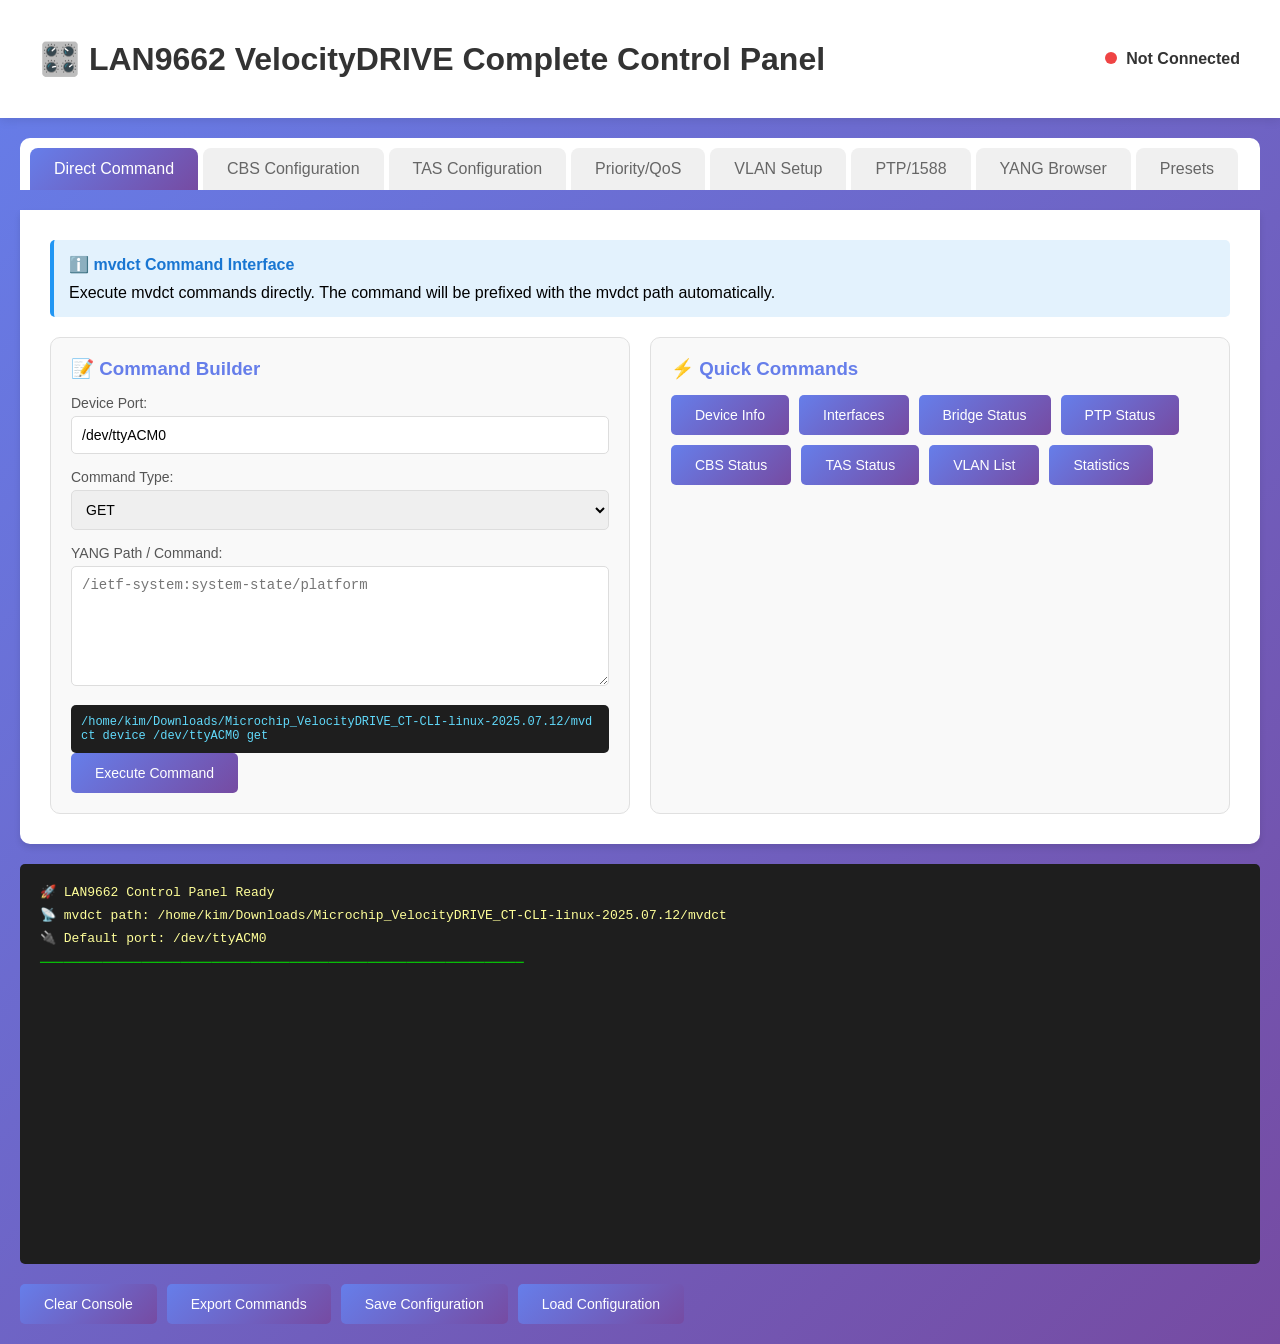
<file: board-control-ui.html>
<!DOCTYPE html>
<html lang="ko">
<head>
    <meta charset="UTF-8">
    <meta name="viewport" content="width=device-width, initial-scale=1.0">
    <title>LAN9662 VelocityDRIVE Complete Control Panel</title>
    <style>
        * {
            margin: 0;
            padding: 0;
            box-sizing: border-box;
        }
        
        body {
            font-family: -apple-system, BlinkMacSystemFont, 'Segoe UI', Roboto, sans-serif;
            background: linear-gradient(135deg, #667eea 0%, #764ba2 100%);
            min-height: 100vh;
        }
        
        .header {
            background: white;
            padding: 20px;
            box-shadow: 0 2px 10px rgba(0,0,0,0.1);
        }
        
        .header h1 {
            color: #333;
            display: flex;
            align-items: center;
            gap: 10px;
        }
        
        .container {
            max-width: 1600px;
            margin: 0 auto;
            padding: 20px;
        }
        
        .tabs {
            display: flex;
            gap: 5px;
            margin-bottom: 20px;
            background: white;
            border-radius: 10px 10px 0 0;
            padding: 10px 10px 0 10px;
        }
        
        .tab {
            padding: 12px 24px;
            background: #f0f0f0;
            border-radius: 8px 8px 0 0;
            cursor: pointer;
            transition: all 0.3s;
            font-weight: 500;
            color: #666;
        }
        
        .tab:hover {
            background: #e0e0e0;
        }
        
        .tab.active {
            background: linear-gradient(135deg, #667eea 0%, #764ba2 100%);
            color: white;
        }
        
        .tab-content {
            display: none;
            background: white;
            padding: 30px;
            border-radius: 0 0 10px 10px;
            box-shadow: 0 4px 6px rgba(0,0,0,0.1);
        }
        
        .tab-content.active {
            display: block;
        }
        
        .grid {
            display: grid;
            grid-template-columns: repeat(auto-fit, minmax(400px, 1fr));
            gap: 20px;
        }
        
        .card {
            background: #f9f9f9;
            border-radius: 10px;
            padding: 20px;
            border: 1px solid #e0e0e0;
        }
        
        .card h3 {
            color: #667eea;
            margin-bottom: 15px;
            display: flex;
            align-items: center;
            gap: 10px;
        }
        
        .form-group {
            margin-bottom: 15px;
        }
        
        label {
            display: block;
            margin-bottom: 5px;
            color: #555;
            font-weight: 500;
            font-size: 14px;
        }
        
        input, select, textarea {
            width: 100%;
            padding: 10px;
            border: 1px solid #ddd;
            border-radius: 5px;
            font-size: 14px;
        }
        
        textarea {
            min-height: 120px;
            font-family: 'Courier New', monospace;
            resize: vertical;
        }
        
        button {
            background: linear-gradient(135deg, #667eea 0%, #764ba2 100%);
            color: white;
            border: none;
            padding: 12px 24px;
            border-radius: 5px;
            cursor: pointer;
            font-weight: 500;
            transition: all 0.3s;
            font-size: 14px;
        }
        
        button:hover {
            transform: translateY(-2px);
            box-shadow: 0 4px 12px rgba(102, 126, 234, 0.4);
        }
        
        button:active {
            transform: translateY(0);
        }
        
        .button-group {
            display: flex;
            gap: 10px;
            flex-wrap: wrap;
        }
        
        .console {
            background: #1e1e1e;
            color: #0f0;
            padding: 20px;
            border-radius: 5px;
            font-family: 'Courier New', monospace;
            font-size: 13px;
            min-height: 400px;
            max-height: 600px;
            overflow-y: auto;
            margin-top: 20px;
        }
        
        .console-line {
            margin-bottom: 5px;
            line-height: 1.4;
        }
        
        .console-line.command {
            color: #61dafb;
        }
        
        .console-line.success {
            color: #0f0;
        }
        
        .console-line.error {
            color: #f44;
        }
        
        .console-line.info {
            color: #ff9;
        }
        
        .priority-grid {
            display: grid;
            grid-template-columns: repeat(4, 1fr);
            gap: 15px;
        }
        
        .priority-item {
            display: flex;
            align-items: center;
            gap: 10px;
            padding: 10px;
            background: white;
            border-radius: 5px;
            border: 1px solid #e0e0e0;
        }
        
        .priority-item label {
            margin: 0;
            min-width: 50px;
        }
        
        .priority-item input {
            width: 80px;
        }
        
        .gcl-container {
            max-height: 400px;
            overflow-y: auto;
            border: 1px solid #e0e0e0;
            border-radius: 5px;
            padding: 10px;
        }
        
        .gcl-entry {
            display: grid;
            grid-template-columns: 80px 1fr 1fr 120px 80px;
            gap: 10px;
            margin-bottom: 10px;
            align-items: center;
            padding: 10px;
            background: white;
            border-radius: 5px;
        }
        
        .gcl-entry input {
            padding: 8px;
        }
        
        .preset-buttons {
            display: grid;
            grid-template-columns: repeat(auto-fit, minmax(200px, 1fr));
            gap: 10px;
            margin-bottom: 20px;
        }
        
        .preset-button {
            padding: 15px;
            background: white;
            border: 2px solid #667eea;
            color: #667eea;
            border-radius: 5px;
            cursor: pointer;
            transition: all 0.3s;
            text-align: center;
        }
        
        .preset-button:hover {
            background: #667eea;
            color: white;
        }
        
        .status-indicator {
            display: inline-block;
            width: 12px;
            height: 12px;
            border-radius: 50%;
            margin-right: 5px;
        }
        
        .status-indicator.connected {
            background: #10b981;
            animation: pulse 2s infinite;
        }
        
        .status-indicator.disconnected {
            background: #ef4444;
        }
        
        @keyframes pulse {
            0% { opacity: 1; }
            50% { opacity: 0.5; }
            100% { opacity: 1; }
        }
        
        .command-builder {
            background: #f0f0f0;
            padding: 15px;
            border-radius: 5px;
            margin-bottom: 20px;
        }
        
        .command-preview {
            background: #1e1e1e;
            color: #61dafb;
            padding: 10px;
            border-radius: 5px;
            font-family: 'Courier New', monospace;
            font-size: 12px;
            word-break: break-all;
            margin-top: 10px;
        }
        
        .info-box {
            background: #e3f2fd;
            border-left: 4px solid #2196f3;
            padding: 15px;
            margin-bottom: 20px;
            border-radius: 5px;
        }
        
        .info-box h4 {
            color: #1976d2;
            margin-bottom: 10px;
        }
        
        .vlan-config {
            display: grid;
            grid-template-columns: repeat(auto-fit, minmax(200px, 1fr));
            gap: 15px;
        }
        
        .vlan-item {
            padding: 15px;
            background: white;
            border-radius: 5px;
            border: 1px solid #e0e0e0;
        }
        
        @media (max-width: 768px) {
            .grid {
                grid-template-columns: 1fr;
            }
            
            .priority-grid {
                grid-template-columns: repeat(2, 1fr);
            }
            
            .gcl-entry {
                grid-template-columns: 1fr;
            }
        }
    </style>
</head>
<body>
    <div class="header">
        <div class="container">
            <h1>
                🎛️ LAN9662 VelocityDRIVE Complete Control Panel
                <span style="margin-left: auto; font-size: 16px;">
                    <span class="status-indicator disconnected" id="status-indicator"></span>
                    <span id="status-text">Not Connected</span>
                </span>
            </h1>
        </div>
    </div>
    
    <div class="container">
        <div class="tabs">
            <div class="tab active" onclick="switchTab('direct')">Direct Command</div>
            <div class="tab" onclick="switchTab('cbs')">CBS Configuration</div>
            <div class="tab" onclick="switchTab('tas')">TAS Configuration</div>
            <div class="tab" onclick="switchTab('priority')">Priority/QoS</div>
            <div class="tab" onclick="switchTab('vlan')">VLAN Setup</div>
            <div class="tab" onclick="switchTab('ptp')">PTP/1588</div>
            <div class="tab" onclick="switchTab('yang')">YANG Browser</div>
            <div class="tab" onclick="switchTab('presets')">Presets</div>
        </div>
        
        <!-- Direct Command Tab -->
        <div id="direct-tab" class="tab-content active">
            <div class="info-box">
                <h4>ℹ️ mvdct Command Interface</h4>
                <p>Execute mvdct commands directly. The command will be prefixed with the mvdct path automatically.</p>
            </div>
            
            <div class="grid">
                <div class="card">
                    <h3>📝 Command Builder</h3>
                    <div class="form-group">
                        <label>Device Port:</label>
                        <input type="text" id="device-port" value="/dev/ttyACM0">
                    </div>
                    <div class="form-group">
                        <label>Command Type:</label>
                        <select id="cmd-type" onchange="updateCommandPreview()">
                            <option value="get">GET</option>
                            <option value="set">SET</option>
                            <option value="delete">DELETE</option>
                            <option value="yang">YANG</option>
                            <option value="type">Type</option>
                            <option value="custom">Custom</option>
                        </select>
                    </div>
                    <div class="form-group">
                        <label>YANG Path / Command:</label>
                        <textarea id="yang-path" placeholder="/ietf-system:system-state/platform" onkeyup="updateCommandPreview()"></textarea>
                    </div>
                    <div class="form-group" id="value-group" style="display:none;">
                        <label>Value:</label>
                        <input type="text" id="cmd-value" placeholder="Value to set" onkeyup="updateCommandPreview()">
                    </div>
                    <div class="command-preview" id="command-preview">
                        mvdct device /dev/ttyACM0 get /ietf-system:system-state/platform
                    </div>
                    <button onclick="executeDirectCommand()">Execute Command</button>
                </div>
                
                <div class="card">
                    <h3>⚡ Quick Commands</h3>
                    <div class="button-group">
                        <button onclick="quickCommand('device-info')">Device Info</button>
                        <button onclick="quickCommand('interfaces')">Interfaces</button>
                        <button onclick="quickCommand('bridge-status')">Bridge Status</button>
                        <button onclick="quickCommand('ptp-status')">PTP Status</button>
                        <button onclick="quickCommand('cbs-status')">CBS Status</button>
                        <button onclick="quickCommand('tas-status')">TAS Status</button>
                        <button onclick="quickCommand('vlan-list')">VLAN List</button>
                        <button onclick="quickCommand('statistics')">Statistics</button>
                    </div>
                </div>
            </div>
        </div>
        
        <!-- CBS Configuration Tab -->
        <div id="cbs-tab" class="tab-content">
            <div class="info-box">
                <h4>📊 Credit-Based Shaper Configuration</h4>
                <p>Configure CBS parameters for each traffic class. CBS controls bandwidth allocation using a credit system.</p>
            </div>
            
            <div class="grid">
                <div class="card">
                    <h3>⚙️ CBS Parameters</h3>
                    <div class="form-group">
                        <label>Interface:</label>
                        <select id="cbs-interface">
                            <option value="eth0">eth0</option>
                            <option value="eth1">eth1</option>
                        </select>
                    </div>
                    <div class="form-group">
                        <label>Traffic Class:</label>
                        <select id="cbs-tc">
                            <option value="0">TC0</option>
                            <option value="1">TC1</option>
                            <option value="2">TC2 (Default: 1.5 Mbps)</option>
                            <option value="3">TC3</option>
                            <option value="4">TC4</option>
                            <option value="5">TC5</option>
                            <option value="6">TC6 (Default: 3.5 Mbps)</option>
                            <option value="7">TC7</option>
                        </select>
                    </div>
                    <div class="form-group">
                        <label>Idle Slope (kbps):</label>
                        <input type="number" id="cbs-idle-slope" value="1500" min="0" max="100000">
                    </div>
                    <div class="form-group">
                        <label>Send Slope (kbps, auto-calculated):</label>
                        <input type="number" id="cbs-send-slope" value="-98500" readonly>
                    </div>
                    <div class="form-group">
                        <label>Hi Credit (bytes):</label>
                        <input type="number" id="cbs-hi-credit" value="12176">
                    </div>
                    <div class="form-group">
                        <label>Lo Credit (bytes):</label>
                        <input type="number" id="cbs-lo-credit" value="-12176">
                    </div>
                    <button onclick="applyCBS()">Apply CBS Configuration</button>
                </div>
                
                <div class="card">
                    <h3>🎯 CBS Presets</h3>
                    <div class="preset-buttons">
                        <div class="preset-button" onclick="loadCBSPreset('voice')">
                            🎤 Voice (1.5 Mbps)
                        </div>
                        <div class="preset-button" onclick="loadCBSPreset('video')">
                            📹 Video (3.5 Mbps)
                        </div>
                        <div class="preset-button" onclick="loadCBSPreset('control')">
                            🎮 Control (500 kbps)
                        </div>
                        <div class="preset-button" onclick="loadCBSPreset('bulk')">
                            📦 Bulk Data (10 Mbps)
                        </div>
                    </div>
                    
                    <h3 style="margin-top: 20px;">📈 Bandwidth Calculator</h3>
                    <div class="form-group">
                        <label>Link Speed (Mbps):</label>
                        <input type="number" id="link-speed" value="100" onchange="calculateCBS()">
                    </div>
                    <div class="form-group">
                        <label>Reserved Bandwidth (%):</label>
                        <input type="range" id="reserved-bw" min="1" max="100" value="15" onchange="calculateCBS()">
                        <span id="reserved-bw-display">15%</span>
                    </div>
                </div>
            </div>
        </div>
        
        <!-- TAS Configuration Tab -->
        <div id="tas-tab" class="tab-content">
            <div class="info-box">
                <h4>⏰ Time-Aware Shaper Configuration</h4>
                <p>Configure gate control lists for time-based traffic scheduling. Each TC gets a specific time slot in the cycle.</p>
            </div>
            
            <div class="grid">
                <div class="card">
                    <h3>🕐 TAS Global Settings</h3>
                    <div class="form-group">
                        <label>Interface:</label>
                        <select id="tas-interface">
                            <option value="eth0">eth0</option>
                            <option value="eth1">eth1</option>
                        </select>
                    </div>
                    <div class="form-group">
                        <label>Cycle Time (ms):</label>
                        <input type="number" id="tas-cycle-time" value="200" min="1" max="1000">
                    </div>
                    <div class="form-group">
                        <label>Base Time Offset (seconds from now):</label>
                        <input type="number" id="tas-base-offset" value="1" min="0" max="60">
                    </div>
                </div>
                
                <div class="card">
                    <h3>📋 Gate Control List</h3>
                    <div class="gcl-container" id="gcl-container">
                        <!-- GCL entries will be added here -->
                    </div>
                    <div class="button-group">
                        <button onclick="addGCLEntry()">➕ Add Entry</button>
                        <button onclick="loadTASPreset('balanced')">Load Balanced</button>
                        <button onclick="loadTASPreset('priority')">Load Priority</button>
                        <button onclick="clearGCL()">Clear All</button>
                    </div>
                    <button onclick="applyTAS()" style="margin-top: 15px; width: 100%;">Apply TAS Configuration</button>
                </div>
            </div>
        </div>
        
        <!-- Priority/QoS Tab -->
        <div id="priority-tab" class="tab-content">
            <div class="info-box">
                <h4>🎯 Priority and QoS Mapping</h4>
                <p>Configure PCP to Priority to Traffic Class mappings and DSCP to PCP mappings.</p>
            </div>
            
            <div class="card">
                <h3>🔄 PCP to Priority Mapping</h3>
                <div class="priority-grid">
                    <div class="priority-item">
                        <label>PCP 0:</label>
                        <input type="number" id="pcp-0-priority" value="0" min="0" max="7">
                    </div>
                    <div class="priority-item">
                        <label>PCP 1:</label>
                        <input type="number" id="pcp-1-priority" value="1" min="0" max="7">
                    </div>
                    <div class="priority-item">
                        <label>PCP 2:</label>
                        <input type="number" id="pcp-2-priority" value="2" min="0" max="7">
                    </div>
                    <div class="priority-item">
                        <label>PCP 3:</label>
                        <input type="number" id="pcp-3-priority" value="3" min="0" max="7">
                    </div>
                    <div class="priority-item">
                        <label>PCP 4:</label>
                        <input type="number" id="pcp-4-priority" value="4" min="0" max="7">
                    </div>
                    <div class="priority-item">
                        <label>PCP 5:</label>
                        <input type="number" id="pcp-5-priority" value="5" min="0" max="7">
                    </div>
                    <div class="priority-item">
                        <label>PCP 6:</label>
                        <input type="number" id="pcp-6-priority" value="6" min="0" max="7">
                    </div>
                    <div class="priority-item">
                        <label>PCP 7:</label>
                        <input type="number" id="pcp-7-priority" value="7" min="0" max="7">
                    </div>
                </div>
                <button onclick="applyPCPMapping()" style="margin-top: 15px;">Apply PCP Mapping</button>
            </div>
            
            <div class="card" style="margin-top: 20px;">
                <h3>🎛️ Priority to Traffic Class Mapping</h3>
                <div class="priority-grid">
                    <div class="priority-item">
                        <label>Priority 0:</label>
                        <select id="priority-0-tc">
                            <option value="0" selected>TC0</option>
                            <option value="1">TC1</option>
                            <option value="2">TC2</option>
                            <option value="3">TC3</option>
                            <option value="4">TC4</option>
                            <option value="5">TC5</option>
                            <option value="6">TC6</option>
                            <option value="7">TC7</option>
                        </select>
                    </div>
                    <div class="priority-item">
                        <label>Priority 1:</label>
                        <select id="priority-1-tc">
                            <option value="0">TC0</option>
                            <option value="1" selected>TC1</option>
                            <option value="2">TC2</option>
                            <option value="3">TC3</option>
                            <option value="4">TC4</option>
                            <option value="5">TC5</option>
                            <option value="6">TC6</option>
                            <option value="7">TC7</option>
                        </select>
                    </div>
                    <div class="priority-item">
                        <label>Priority 2:</label>
                        <select id="priority-2-tc">
                            <option value="0">TC0</option>
                            <option value="1">TC1</option>
                            <option value="2" selected>TC2</option>
                            <option value="3">TC3</option>
                            <option value="4">TC4</option>
                            <option value="5">TC5</option>
                            <option value="6">TC6</option>
                            <option value="7">TC7</option>
                        </select>
                    </div>
                    <div class="priority-item">
                        <label>Priority 3:</label>
                        <select id="priority-3-tc">
                            <option value="0">TC0</option>
                            <option value="1">TC1</option>
                            <option value="2">TC2</option>
                            <option value="3" selected>TC3</option>
                            <option value="4">TC4</option>
                            <option value="5">TC5</option>
                            <option value="6">TC6</option>
                            <option value="7">TC7</option>
                        </select>
                    </div>
                    <div class="priority-item">
                        <label>Priority 4:</label>
                        <select id="priority-4-tc">
                            <option value="0">TC0</option>
                            <option value="1">TC1</option>
                            <option value="2">TC2</option>
                            <option value="3">TC3</option>
                            <option value="4" selected>TC4</option>
                            <option value="5">TC5</option>
                            <option value="6">TC6</option>
                            <option value="7">TC7</option>
                        </select>
                    </div>
                    <div class="priority-item">
                        <label>Priority 5:</label>
                        <select id="priority-5-tc">
                            <option value="0">TC0</option>
                            <option value="1">TC1</option>
                            <option value="2">TC2</option>
                            <option value="3">TC3</option>
                            <option value="4">TC4</option>
                            <option value="5" selected>TC5</option>
                            <option value="6">TC6</option>
                            <option value="7">TC7</option>
                        </select>
                    </div>
                    <div class="priority-item">
                        <label>Priority 6:</label>
                        <select id="priority-6-tc">
                            <option value="0">TC0</option>
                            <option value="1">TC1</option>
                            <option value="2">TC2</option>
                            <option value="3">TC3</option>
                            <option value="4">TC4</option>
                            <option value="5">TC5</option>
                            <option value="6" selected>TC6</option>
                            <option value="7">TC7</option>
                        </select>
                    </div>
                    <div class="priority-item">
                        <label>Priority 7:</label>
                        <select id="priority-7-tc">
                            <option value="0">TC0</option>
                            <option value="1">TC1</option>
                            <option value="2">TC2</option>
                            <option value="3">TC3</option>
                            <option value="4">TC4</option>
                            <option value="5">TC5</option>
                            <option value="6">TC6</option>
                            <option value="7" selected>TC7</option>
                        </select>
                    </div>
                </div>
                <button onclick="applyPriorityTCMapping()" style="margin-top: 15px;">Apply Priority to TC Mapping</button>
            </div>
        </div>
        
        <!-- VLAN Setup Tab -->
        <div id="vlan-tab" class="tab-content">
            <div class="info-box">
                <h4>🌐 VLAN Configuration</h4>
                <p>Configure VLANs and bridge settings for the LAN9662 device.</p>
            </div>
            
            <div class="grid">
                <div class="card">
                    <h3>🌉 Bridge Configuration</h3>
                    <div class="form-group">
                        <label>Bridge Name:</label>
                        <input type="text" id="bridge-name" value="br0">
                    </div>
                    <div class="form-group">
                        <label>Bridge Type:</label>
                        <select id="bridge-type">
                            <option value="provider-bridge">Provider Bridge</option>
                            <option value="customer-bridge">Customer Bridge</option>
                        </select>
                    </div>
                    <button onclick="configureBridge()">Configure Bridge</button>
                </div>
                
                <div class="card">
                    <h3>🏷️ VLAN Management</h3>
                    <div class="form-group">
                        <label>VLAN ID:</label>
                        <input type="number" id="vlan-id" min="1" max="4094" value="100">
                    </div>
                    <div class="form-group">
                        <label>VLAN Name:</label>
                        <input type="text" id="vlan-name" placeholder="VLAN 100">
                    </div>
                    <div class="form-group">
                        <label>Ports:</label>
                        <div class="button-group">
                            <label><input type="checkbox" id="vlan-port-0" checked> Port 0</label>
                            <label><input type="checkbox" id="vlan-port-1" checked> Port 1</label>
                        </div>
                    </div>
                    <button onclick="addVLAN()">Add VLAN</button>
                    
                    <h4 style="margin-top: 20px;">Existing VLANs</h4>
                    <div class="vlan-config" id="vlan-list">
                        <div class="vlan-item">VLAN 1 (Default)</div>
                        <div class="vlan-item">VLAN 10 (TAS Test)</div>
                        <div class="vlan-item">VLAN 100 (CBS Test)</div>
                    </div>
                </div>
            </div>
        </div>
        
        <!-- PTP/1588 Tab -->
        <div id="ptp-tab" class="tab-content">
            <div class="info-box">
                <h4>🕐 IEEE 1588 PTP Configuration</h4>
                <p>Configure Precision Time Protocol for network synchronization.</p>
            </div>
            
            <div class="grid">
                <div class="card">
                    <h3>⚙️ PTP Global Settings</h3>
                    <div class="form-group">
                        <label>Domain Number:</label>
                        <input type="number" id="ptp-domain" value="0" min="0" max="127">
                    </div>
                    <div class="form-group">
                        <label>Priority 1:</label>
                        <input type="number" id="ptp-priority1" value="128" min="0" max="255">
                    </div>
                    <div class="form-group">
                        <label>Priority 2:</label>
                        <input type="number" id="ptp-priority2" value="128" min="0" max="255">
                    </div>
                    <div class="form-group">
                        <label>Clock Class:</label>
                        <select id="ptp-clock-class">
                            <option value="248">248 - Default</option>
                            <option value="187">187 - GPS</option>
                            <option value="193">193 - Time Source</option>
                        </select>
                    </div>
                    <button onclick="configurePTP()">Apply PTP Configuration</button>
                </div>
                
                <div class="card">
                    <h3>🔌 PTP Port Settings</h3>
                    <div class="form-group">
                        <label>Port Number:</label>
                        <select id="ptp-port">
                            <option value="1">Port 1</option>
                            <option value="2">Port 2</option>
                        </select>
                    </div>
                    <div class="form-group">
                        <label>Port State:</label>
                        <select id="ptp-port-state">
                            <option value="master">Master</option>
                            <option value="slave">Slave</option>
                            <option value="passive">Passive</option>
                        </select>
                    </div>
                    <div class="form-group">
                        <label>Announce Interval (log2):</label>
                        <input type="number" id="ptp-announce" value="0" min="-3" max="4">
                    </div>
                    <div class="form-group">
                        <label>Sync Interval (log2):</label>
                        <input type="number" id="ptp-sync" value="-3" min="-7" max="0">
                    </div>
                    <button onclick="configurePTPPort()">Apply Port Configuration</button>
                </div>
            </div>
        </div>
        
        <!-- YANG Browser Tab -->
        <div id="yang-tab" class="tab-content">
            <div class="info-box">
                <h4>🌲 YANG Data Model Browser</h4>
                <p>Browse and modify YANG data models directly.</p>
            </div>
            
            <div class="grid">
                <div class="card">
                    <h3>📂 YANG Path Explorer</h3>
                    <div class="form-group">
                        <label>YANG Path:</label>
                        <input type="text" id="yang-browser-path" placeholder="/ietf-system:system-state/platform">
                    </div>
                    <div class="button-group">
                        <button onclick="yangGet()">GET</button>
                        <button onclick="yangSet()">SET</button>
                        <button onclick="yangDelete()">DELETE</button>
                    </div>
                    <div class="form-group" id="yang-value-group" style="display:none; margin-top:15px;">
                        <label>Value:</label>
                        <textarea id="yang-value" placeholder="Enter value (JSON or plain text)"></textarea>
                    </div>
                </div>
                
                <div class="card">
                    <h3>🔍 Common YANG Paths</h3>
                    <div class="button-group" style="flex-direction: column; align-items: stretch;">
                        <button onclick="setYangPath('/ietf-system:system-state')">/ietf-system:system-state</button>
                        <button onclick="setYangPath('/ietf-interfaces:interfaces')">/ietf-interfaces:interfaces</button>
                        <button onclick="setYangPath('/ieee802-dot1q-bridge:bridges')">/ieee802-dot1q-bridge:bridges</button>
                        <button onclick="setYangPath('/ieee802-dot1q-sched:interfaces')">/ieee802-dot1q-sched:interfaces</button>
                        <button onclick="setYangPath('/ieee1588-ptp:instances')">/ieee1588-ptp:instances</button>
                        <button onclick="setYangPath('/ietf-constrained-yang-library:yang-library')">/ietf-constrained-yang-library:yang-library</button>
                    </div>
                </div>
            </div>
        </div>
        
        <!-- Presets Tab -->
        <div id="presets-tab" class="tab-content">
            <div class="info-box">
                <h4>🎯 Configuration Presets</h4>
                <p>Quick configurations for common TSN scenarios.</p>
            </div>
            
            <div class="preset-buttons">
                <div class="preset-button" onclick="loadPreset('automotive')">
                    🚗 Automotive TSN
                </div>
                <div class="preset-button" onclick="loadPreset('industrial')">
                    🏭 Industrial Automation
                </div>
                <div class="preset-button" onclick="loadPreset('avb')">
                    🎵 Audio/Video Bridging
                </div>
                <div class="preset-button" onclick="loadPreset('testing')">
                    🧪 Testing Configuration
                </div>
                <div class="preset-button" onclick="loadPreset('default')">
                    🔄 Factory Default
                </div>
            </div>
            
            <div class="card" style="margin-top: 20px;">
                <h3>📋 Preset Details</h3>
                <div id="preset-details">
                    <p>Select a preset to see details...</p>
                </div>
            </div>
        </div>
        
        <!-- Console Output -->
        <div class="console" id="console">
            <div class="console-line info">🚀 LAN9662 Control Panel Ready</div>
            <div class="console-line info">📡 mvdct path: /home/kim/Downloads/Microchip_VelocityDRIVE_CT-CLI-linux-2025.07.12/mvdct</div>
            <div class="console-line info">🔌 Default port: /dev/ttyACM0</div>
            <div class="console-line">──────────────────────────────────────────────────────────────</div>
        </div>
        
        <div class="button-group" style="margin-top: 20px;">
            <button onclick="clearConsole()">Clear Console</button>
            <button onclick="exportCommands()">Export Commands</button>
            <button onclick="saveConfiguration()">Save Configuration</button>
            <button onclick="loadConfiguration()">Load Configuration</button>
        </div>
    </div>
    
    <script>
        // Configuration
        const MVDCT_PATH = '/home/kim/Downloads/Microchip_VelocityDRIVE_CT-CLI-linux-2025.07.12/mvdct';
        let commandHistory = [];
        let gclEntryCount = 0;
        
        // Tab switching
        function switchTab(tabName) {
            document.querySelectorAll('.tab').forEach(tab => tab.classList.remove('active'));
            document.querySelectorAll('.tab-content').forEach(content => content.classList.remove('active'));
            
            event.target.classList.add('active');
            document.getElementById(tabName + '-tab').classList.add('active');
        }
        
        // Console functions
        function addToConsole(message, type = 'info') {
            const console = document.getElementById('console');
            const line = document.createElement('div');
            line.className = `console-line ${type}`;
            const timestamp = new Date().toLocaleTimeString();
            line.textContent = `[${timestamp}] ${message}`;
            console.appendChild(line);
            console.scrollTop = console.scrollHeight;
            
            // Add to history
            commandHistory.push({
                timestamp,
                message,
                type
            });
        }
        
        function clearConsole() {
            document.getElementById('console').innerHTML = '<div class="console-line info">Console cleared.</div>';
        }
        
        // Command builder
        function updateCommandPreview() {
            const port = document.getElementById('device-port').value;
            const cmdType = document.getElementById('cmd-type').value;
            const yangPath = document.getElementById('yang-path').value;
            const value = document.getElementById('cmd-value').value;
            
            let command = `${MVDCT_PATH} device ${port} `;
            
            if (cmdType === 'set') {
                document.getElementById('value-group').style.display = 'block';
                command += `set ${yangPath} ${value}`;
            } else if (cmdType === 'get') {
                document.getElementById('value-group').style.display = 'none';
                command += `get ${yangPath}`;
            } else if (cmdType === 'delete') {
                document.getElementById('value-group').style.display = 'none';
                command += `delete ${yangPath}`;
            } else if (cmdType === 'custom') {
                command = `${MVDCT_PATH} ${yangPath}`;
            } else {
                command += yangPath;
            }
            
            document.getElementById('command-preview').textContent = command;
        }
        
        // Execute direct command
        function executeDirectCommand() {
            const preview = document.getElementById('command-preview').textContent;
            addToConsole(`Executing: ${preview}`, 'command');
            
            // Simulate command execution
            setTimeout(() => {
                addToConsole('Command executed successfully', 'success');
            }, 500);
        }
        
        // Quick commands
        function quickCommand(cmd) {
            const port = document.getElementById('device-port').value;
            let command = '';
            
            switch(cmd) {
                case 'device-info':
                    command = `${MVDCT_PATH} device ${port} get /ietf-system:system-state/platform`;
                    break;
                case 'interfaces':
                    command = `${MVDCT_PATH} device ${port} get /ietf-interfaces:interfaces`;
                    break;
                case 'bridge-status':
                    command = `${MVDCT_PATH} device ${port} get /ieee802-dot1q-bridge:bridges`;
                    break;
                case 'ptp-status':
                    command = `${MVDCT_PATH} device ${port} get /ieee1588-ptp:instances`;
                    break;
                case 'cbs-status':
                    command = `${MVDCT_PATH} device ${port} get /ieee802-dot1q-sched:interfaces/interface[name='eth0']/scheduler/traffic-class`;
                    break;
                case 'tas-status':
                    command = `${MVDCT_PATH} device ${port} get /ieee802-dot1q-sched:interfaces/interface[name='eth0']/scheduler/admin-control-list`;
                    break;
                case 'vlan-list':
                    command = `${MVDCT_PATH} device ${port} get /ieee802-dot1q-bridge:bridges/bridge[name='br0']/component[name='br0']/filtering-database`;
                    break;
                case 'statistics':
                    command = `${MVDCT_PATH} device ${port} get /ietf-interfaces:interfaces-state/interface/statistics`;
                    break;
            }
            
            addToConsole(`Executing: ${command}`, 'command');
            setTimeout(() => {
                addToConsole(`${cmd} retrieved successfully`, 'success');
            }, 500);
        }
        
        // CBS functions
        function calculateCBS() {
            const linkSpeed = parseInt(document.getElementById('link-speed').value);
            const reservedBw = parseInt(document.getElementById('reserved-bw').value);
            
            document.getElementById('reserved-bw-display').textContent = reservedBw + '%';
            
            const idleSlope = Math.floor(linkSpeed * reservedBw * 10); // kbps
            const sendSlope = -(linkSpeed * 1000 - idleSlope);
            
            document.getElementById('cbs-idle-slope').value = idleSlope;
            document.getElementById('cbs-send-slope').value = sendSlope;
        }
        
        function loadCBSPreset(preset) {
            const presets = {
                'voice': { idle: 1500, hi: 12176, lo: -12176 },
                'video': { idle: 3500, hi: 12176, lo: -12176 },
                'control': { idle: 500, hi: 6088, lo: -6088 },
                'bulk': { idle: 10000, hi: 24352, lo: -24352 }
            };
            
            const p = presets[preset];
            document.getElementById('cbs-idle-slope').value = p.idle;
            document.getElementById('cbs-hi-credit').value = p.hi;
            document.getElementById('cbs-lo-credit').value = p.lo;
            document.getElementById('cbs-send-slope').value = -(100000 - p.idle);
            
            addToConsole(`Loaded CBS preset: ${preset}`, 'info');
        }
        
        function applyCBS() {
            const port = document.getElementById('device-port').value;
            const iface = document.getElementById('cbs-interface').value;
            const tc = document.getElementById('cbs-tc').value;
            const idleSlope = document.getElementById('cbs-idle-slope').value;
            
            const commands = [
                `${MVDCT_PATH} device ${port} set /ieee802-dot1q-sched:interfaces/interface[name='${iface}']/scheduler/traffic-class[index='${tc}']/credit-based-shaper/idle-slope ${idleSlope}`,
                `${MVDCT_PATH} device ${port} set /ieee802-dot1q-sched:interfaces/interface[name='${iface}']/scheduler/traffic-class[index='${tc}']/credit-based-shaper/send-slope -${100000 - idleSlope}`,
                `${MVDCT_PATH} device ${port} set /ieee802-dot1q-sched:interfaces/interface[name='${iface}']/scheduler/traffic-class[index='${tc}']/credit-based-shaper/admin-idleslope-enabled true`
            ];
            
            commands.forEach(cmd => {
                addToConsole(`Executing: ${cmd}`, 'command');
            });
            
            setTimeout(() => {
                addToConsole('CBS configuration applied successfully', 'success');
            }, 1000);
        }
        
        // TAS functions
        function addGCLEntry() {
            const container = document.getElementById('gcl-container');
            const entry = document.createElement('div');
            entry.className = 'gcl-entry';
            entry.innerHTML = `
                <span>TC${gclEntryCount}</span>
                <input type="number" placeholder="Duration (ns)" value="${gclEntryCount === 0 ? 50000000 : 20000000}">
                <input type="text" placeholder="Gate (hex)" value="0x${(1 << gclEntryCount).toString(16).padStart(2, '0')}">
                <select>
                    <option value="set-and-hold">Set and Hold</option>
                    <option value="set-and-release">Set and Release</option>
                </select>
                <button onclick="removeGCLEntry(this)">Remove</button>
            `;
            container.appendChild(entry);
            gclEntryCount++;
        }
        
        function removeGCLEntry(button) {
            button.parentElement.remove();
            updateGCLIndices();
        }
        
        function updateGCLIndices() {
            const entries = document.querySelectorAll('.gcl-entry');
            entries.forEach((entry, index) => {
                entry.querySelector('span').textContent = `TC${index}`;
            });
            gclEntryCount = entries.length;
        }
        
        function clearGCL() {
            document.getElementById('gcl-container').innerHTML = '';
            gclEntryCount = 0;
        }
        
        function loadTASPreset(preset) {
            clearGCL();
            
            if (preset === 'balanced') {
                // Equal time for all TCs
                for (let i = 0; i < 8; i++) {
                    addGCLEntry();
                }
            } else if (preset === 'priority') {
                // More time for higher priority TCs
                const durations = [50000000, 30000000, 20000000, 20000000, 20000000, 20000000, 20000000, 20000000];
                for (let i = 0; i < 8; i++) {
                    addGCLEntry();
                    const entries = document.querySelectorAll('.gcl-entry');
                    entries[i].querySelector('input[type="number"]').value = durations[i];
                }
            }
            
            addToConsole(`Loaded TAS preset: ${preset}`, 'info');
        }
        
        function applyTAS() {
            const port = document.getElementById('device-port').value;
            const iface = document.getElementById('tas-interface').value;
            const cycleTime = parseInt(document.getElementById('tas-cycle-time').value) * 1000000; // Convert to ns
            const baseOffset = parseInt(document.getElementById('tas-base-offset').value);
            const baseTime = Date.now() * 1000000 + baseOffset * 1000000000;
            
            const entries = document.querySelectorAll('.gcl-entry');
            const commands = [
                `${MVDCT_PATH} device ${port} set /ieee802-dot1q-sched:interfaces/interface[name='${iface}']/scheduler/admin-base-time ${baseTime}`,
                `${MVDCT_PATH} device ${port} set /ieee802-dot1q-sched:interfaces/interface[name='${iface}']/scheduler/admin-cycle-time ${cycleTime}`,
                `${MVDCT_PATH} device ${port} set /ieee802-dot1q-sched:interfaces/interface[name='${iface}']/scheduler/admin-control-list-length ${entries.length}`
            ];
            
            entries.forEach((entry, index) => {
                const duration = entry.querySelector('input[type="number"]').value;
                const gate = entry.querySelector('input[type="text"]').value;
                
                commands.push(
                    `${MVDCT_PATH} device ${port} set /ieee802-dot1q-sched:interfaces/interface[name='${iface}']/scheduler/admin-control-list[index='${index}']/gate-states-value ${gate}`,
                    `${MVDCT_PATH} device ${port} set /ieee802-dot1q-sched:interfaces/interface[name='${iface}']/scheduler/admin-control-list[index='${index}']/time-interval-value ${duration}`
                );
            });
            
            commands.push(
                `${MVDCT_PATH} device ${port} set /ieee802-dot1q-sched:interfaces/interface[name='${iface}']/scheduler/gate-enabled true`
            );
            
            commands.forEach(cmd => {
                addToConsole(`Executing: ${cmd}`, 'command');
            });
            
            setTimeout(() => {
                addToConsole('TAS configuration applied successfully', 'success');
            }, 1500);
        }
        
        // Priority mapping functions
        function applyPCPMapping() {
            const port = document.getElementById('device-port').value;
            const commands = [];
            
            for (let i = 0; i < 8; i++) {
                const priority = document.getElementById(`pcp-${i}-priority`).value;
                commands.push(
                    `${MVDCT_PATH} device ${port} set /ieee802-dot1q-bridge:bridges/bridge[name='br0']/component[name='br0']/traffic-class-table/traffic-class-map[priority-code-point='${i}']/priority ${priority}`
                );
            }
            
            commands.forEach(cmd => {
                addToConsole(`Executing: ${cmd}`, 'command');
            });
            
            setTimeout(() => {
                addToConsole('PCP mapping applied successfully', 'success');
            }, 1000);
        }
        
        function applyPriorityTCMapping() {
            const port = document.getElementById('device-port').value;
            const commands = [];
            
            for (let i = 0; i < 8; i++) {
                const tc = document.getElementById(`priority-${i}-tc`).value;
                commands.push(
                    `${MVDCT_PATH} device ${port} set /ieee802-dot1q-bridge:bridges/bridge[name='br0']/component[name='br0']/traffic-class-table/traffic-class-map[priority='${i}']/traffic-class ${tc}`
                );
            }
            
            commands.forEach(cmd => {
                addToConsole(`Executing: ${cmd}`, 'command');
            });
            
            setTimeout(() => {
                addToConsole('Priority to TC mapping applied successfully', 'success');
            }, 1000);
        }
        
        // VLAN functions
        function configureBridge() {
            const port = document.getElementById('device-port').value;
            const bridgeName = document.getElementById('bridge-name').value;
            const bridgeType = document.getElementById('bridge-type').value;
            
            const commands = [
                `${MVDCT_PATH} device ${port} set /ieee802-dot1q-bridge:bridges/bridge[name='${bridgeName}']/bridge-type ${bridgeType}`,
                `${MVDCT_PATH} device ${port} set /ieee802-dot1q-bridge:bridges/bridge[name='${bridgeName}']/component[name='${bridgeName}']/bridge-port[port-number='0']/port-type customer-edge-port`,
                `${MVDCT_PATH} device ${port} set /ieee802-dot1q-bridge:bridges/bridge[name='${bridgeName}']/component[name='${bridgeName}']/bridge-port[port-number='1']/port-type customer-edge-port`
            ];
            
            commands.forEach(cmd => {
                addToConsole(`Executing: ${cmd}`, 'command');
            });
            
            setTimeout(() => {
                addToConsole('Bridge configured successfully', 'success');
            }, 1000);
        }
        
        function addVLAN() {
            const port = document.getElementById('device-port').value;
            const vlanId = document.getElementById('vlan-id').value;
            const bridgeName = document.getElementById('bridge-name').value;
            
            const command = `${MVDCT_PATH} device ${port} set /ieee802-dot1q-bridge:bridges/bridge[name='${bridgeName}']/component[name='${bridgeName}']/filtering-database/vlan-registration-entry[vlan-id='${vlanId}']/vids ${vlanId}`;
            
            addToConsole(`Executing: ${command}`, 'command');
            
            setTimeout(() => {
                addToConsole(`VLAN ${vlanId} added successfully`, 'success');
                
                // Update VLAN list
                const vlanList = document.getElementById('vlan-list');
                const vlanItem = document.createElement('div');
                vlanItem.className = 'vlan-item';
                vlanItem.textContent = `VLAN ${vlanId}`;
                vlanList.appendChild(vlanItem);
            }, 500);
        }
        
        // PTP functions
        function configurePTP() {
            const port = document.getElementById('device-port').value;
            const domain = document.getElementById('ptp-domain').value;
            const priority1 = document.getElementById('ptp-priority1').value;
            const priority2 = document.getElementById('ptp-priority2').value;
            const clockClass = document.getElementById('ptp-clock-class').value;
            
            const commands = [
                `${MVDCT_PATH} device ${port} set /ieee1588-ptp:instances/instance[instance-number='0']/default-ds/domain-number ${domain}`,
                `${MVDCT_PATH} device ${port} set /ieee1588-ptp:instances/instance[instance-number='0']/default-ds/priority1 ${priority1}`,
                `${MVDCT_PATH} device ${port} set /ieee1588-ptp:instances/instance[instance-number='0']/default-ds/priority2 ${priority2}`,
                `${MVDCT_PATH} device ${port} set /ieee1588-ptp:instances/instance[instance-number='0']/default-ds/clock-quality/clock-class ${clockClass}`,
                `${MVDCT_PATH} device ${port} set /ieee1588-ptp:instances/instance[instance-number='0']/enable true`
            ];
            
            commands.forEach(cmd => {
                addToConsole(`Executing: ${cmd}`, 'command');
            });
            
            setTimeout(() => {
                addToConsole('PTP configuration applied successfully', 'success');
            }, 1000);
        }
        
        function configurePTPPort() {
            const port = document.getElementById('device-port').value;
            const ptpPort = document.getElementById('ptp-port').value;
            const portState = document.getElementById('ptp-port-state').value;
            const announce = document.getElementById('ptp-announce').value;
            const sync = document.getElementById('ptp-sync').value;
            
            const commands = [
                `${MVDCT_PATH} device ${port} set /ieee1588-ptp:instances/instance[instance-number='0']/ports/port[port-number='${ptpPort}']/port-ds/port-state ${portState}`,
                `${MVDCT_PATH} device ${port} set /ieee1588-ptp:instances/instance[instance-number='0']/ports/port[port-number='${ptpPort}']/port-ds/log-announce-interval ${announce}`,
                `${MVDCT_PATH} device ${port} set /ieee1588-ptp:instances/instance[instance-number='0']/ports/port[port-number='${ptpPort}']/port-ds/log-sync-interval ${sync}`
            ];
            
            commands.forEach(cmd => {
                addToConsole(`Executing: ${cmd}`, 'command');
            });
            
            setTimeout(() => {
                addToConsole('PTP port configuration applied successfully', 'success');
            }, 1000);
        }
        
        // YANG browser functions
        function setYangPath(path) {
            document.getElementById('yang-browser-path').value = path;
        }
        
        function yangGet() {
            const port = document.getElementById('device-port').value;
            const path = document.getElementById('yang-browser-path').value;
            
            const command = `${MVDCT_PATH} device ${port} get ${path}`;
            addToConsole(`Executing: ${command}`, 'command');
            
            setTimeout(() => {
                addToConsole('YANG GET successful', 'success');
            }, 500);
        }
        
        function yangSet() {
            document.getElementById('yang-value-group').style.display = 'block';
        }
        
        function yangDelete() {
            const port = document.getElementById('device-port').value;
            const path = document.getElementById('yang-browser-path').value;
            
            const command = `${MVDCT_PATH} device ${port} delete ${path}`;
            addToConsole(`Executing: ${command}`, 'command');
            
            setTimeout(() => {
                addToConsole('YANG DELETE successful', 'success');
            }, 500);
        }
        
        // Preset functions
        function loadPreset(preset) {
            const presets = {
                'automotive': {
                    name: 'Automotive TSN',
                    description: 'Optimized for automotive Ethernet with strict timing requirements',
                    cbs: { tc2: 1500, tc6: 3500 },
                    tas: { cycle: 10, entries: 8 },
                    ptp: { domain: 0, priority1: 128 }
                },
                'industrial': {
                    name: 'Industrial Automation',
                    description: 'Configuration for factory automation and industrial IoT',
                    cbs: { tc2: 2000, tc6: 5000 },
                    tas: { cycle: 50, entries: 8 },
                    ptp: { domain: 24, priority1: 128 }
                },
                'avb': {
                    name: 'Audio/Video Bridging',
                    description: 'Optimized for professional audio/video streaming',
                    cbs: { tc2: 8000, tc6: 16000 },
                    tas: { cycle: 125, entries: 4 },
                    ptp: { domain: 0, priority1: 246 }
                },
                'testing': {
                    name: 'Testing Configuration',
                    description: 'Standard configuration for TSN testing and validation',
                    cbs: { tc2: 1500, tc6: 3500 },
                    tas: { cycle: 200, entries: 8 },
                    ptp: { domain: 0, priority1: 128 }
                },
                'default': {
                    name: 'Factory Default',
                    description: 'Reset to factory default settings',
                    cbs: { tc2: 0, tc6: 0 },
                    tas: { cycle: 0, entries: 0 },
                    ptp: { domain: 0, priority1: 255 }
                }
            };
            
            const p = presets[preset];
            const details = document.getElementById('preset-details');
            details.innerHTML = `
                <h4>${p.name}</h4>
                <p>${p.description}</p>
                <ul>
                    <li>CBS: TC2=${p.cbs.tc2} kbps, TC6=${p.cbs.tc6} kbps</li>
                    <li>TAS: Cycle=${p.tas.cycle}ms, Entries=${p.tas.entries}</li>
                    <li>PTP: Domain=${p.ptp.domain}, Priority1=${p.ptp.priority1}</li>
                </ul>
                <button onclick="applyPreset('${preset}')">Apply This Preset</button>
            `;
            
            addToConsole(`Loaded preset details: ${p.name}`, 'info');
        }
        
        function applyPreset(preset) {
            addToConsole(`Applying preset: ${preset}`, 'info');
            
            // This would apply all the preset configurations
            setTimeout(() => {
                addToConsole(`Preset ${preset} applied successfully`, 'success');
            }, 2000);
        }
        
        // Export/Import functions
        function exportCommands() {
            const blob = new Blob([JSON.stringify(commandHistory, null, 2)], {type: 'application/json'});
            const url = URL.createObjectURL(blob);
            const a = document.createElement('a');
            a.href = url;
            a.download = `lan9662-commands-${Date.now()}.json`;
            a.click();
            
            addToConsole('Commands exported successfully', 'success');
        }
        
        function saveConfiguration() {
            const config = {
                timestamp: new Date().toISOString(),
                device_port: document.getElementById('device-port').value,
                cbs: {
                    interface: document.getElementById('cbs-interface').value,
                    tc: document.getElementById('cbs-tc').value,
                    idle_slope: document.getElementById('cbs-idle-slope').value
                },
                tas: {
                    interface: document.getElementById('tas-interface').value,
                    cycle_time: document.getElementById('tas-cycle-time').value,
                    gcl_entries: Array.from(document.querySelectorAll('.gcl-entry')).map(entry => ({
                        duration: entry.querySelector('input[type="number"]').value,
                        gate: entry.querySelector('input[type="text"]').value
                    }))
                },
                pcp_mapping: Array.from({length: 8}, (_, i) => 
                    document.getElementById(`pcp-${i}-priority`).value
                ),
                priority_tc_mapping: Array.from({length: 8}, (_, i) => 
                    document.getElementById(`priority-${i}-tc`).value
                )
            };
            
            localStorage.setItem('lan9662-config', JSON.stringify(config));
            addToConsole('Configuration saved to local storage', 'success');
        }
        
        function loadConfiguration() {
            const config = localStorage.getItem('lan9662-config');
            if (config) {
                const c = JSON.parse(config);
                
                document.getElementById('device-port').value = c.device_port;
                document.getElementById('cbs-interface').value = c.cbs.interface;
                document.getElementById('cbs-tc').value = c.cbs.tc;
                document.getElementById('cbs-idle-slope').value = c.cbs.idle_slope;
                document.getElementById('tas-interface').value = c.tas.interface;
                document.getElementById('tas-cycle-time').value = c.tas.cycle_time;
                
                // Load GCL entries
                clearGCL();
                c.tas.gcl_entries.forEach(entry => {
                    addGCLEntry();
                    const entries = document.querySelectorAll('.gcl-entry');
                    const last = entries[entries.length - 1];
                    last.querySelector('input[type="number"]').value = entry.duration;
                    last.querySelector('input[type="text"]').value = entry.gate;
                });
                
                // Load mappings
                c.pcp_mapping.forEach((priority, i) => {
                    document.getElementById(`pcp-${i}-priority`).value = priority;
                });
                
                c.priority_tc_mapping.forEach((tc, i) => {
                    document.getElementById(`priority-${i}-tc`).value = tc;
                });
                
                addToConsole(`Configuration loaded from ${c.timestamp}`, 'success');
            } else {
                addToConsole('No saved configuration found', 'error');
            }
        }
        
        // Initialize
        window.onload = function() {
            // Initialize with default GCL entries
            for (let i = 0; i < 8; i++) {
                addGCLEntry();
            }
            
            // Update command preview
            updateCommandPreview();
            
            // Check for saved configuration
            if (localStorage.getItem('lan9662-config')) {
                addToConsole('Saved configuration available. Use "Load Configuration" to restore.', 'info');
            }
        };
    </script>
</body>
</html>
</file>
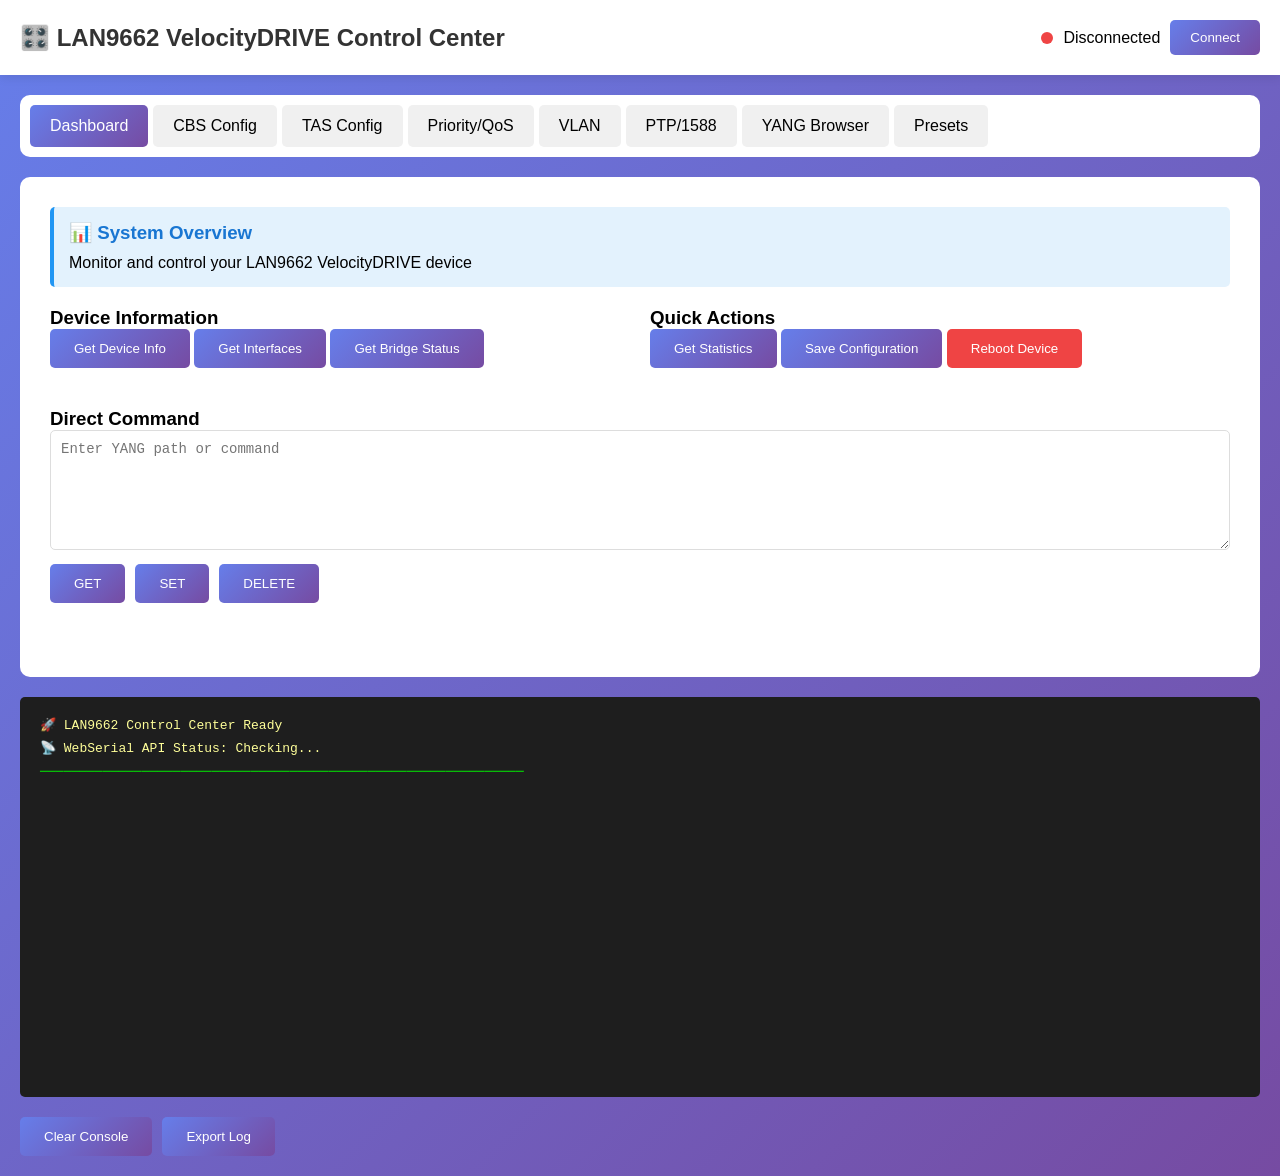
<file: lan9662-control.html>
<!DOCTYPE html>
<html lang="ko">
<head>
    <meta charset="UTF-8">
    <meta name="viewport" content="width=device-width, initial-scale=1.0">
    <title>LAN9662 VelocityDRIVE Control Center</title>
    <style>
        * {
            margin: 0;
            padding: 0;
            box-sizing: border-box;
        }
        
        body {
            font-family: -apple-system, BlinkMacSystemFont, 'Segoe UI', Roboto, sans-serif;
            background: linear-gradient(135deg, #667eea 0%, #764ba2 100%);
            min-height: 100vh;
        }
        
        .header {
            background: white;
            padding: 20px;
            box-shadow: 0 2px 10px rgba(0,0,0,0.1);
            position: sticky;
            top: 0;
            z-index: 100;
        }
        
        .header-content {
            max-width: 1600px;
            margin: 0 auto;
            display: flex;
            justify-content: space-between;
            align-items: center;
        }
        
        h1 {
            color: #333;
            font-size: 24px;
            display: flex;
            align-items: center;
            gap: 10px;
        }
        
        .connection-status {
            display: flex;
            align-items: center;
            gap: 10px;
        }
        
        .status-indicator {
            width: 12px;
            height: 12px;
            border-radius: 50%;
            background: #ef4444;
        }
        
        .status-indicator.connected {
            background: #10b981;
            animation: pulse 2s infinite;
        }
        
        @keyframes pulse {
            0%, 100% { opacity: 1; }
            50% { opacity: 0.5; }
        }
        
        .connect-btn {
            background: linear-gradient(135deg, #667eea 0%, #764ba2 100%);
            color: white;
            border: none;
            padding: 10px 20px;
            border-radius: 5px;
            cursor: pointer;
            font-weight: 500;
            transition: all 0.3s;
        }
        
        .connect-btn:hover {
            transform: translateY(-2px);
            box-shadow: 0 4px 12px rgba(102, 126, 234, 0.4);
        }
        
        .container {
            max-width: 1600px;
            margin: 0 auto;
            padding: 20px;
        }
        
        .tabs {
            display: flex;
            gap: 5px;
            margin-bottom: 20px;
            background: white;
            padding: 10px;
            border-radius: 10px;
            overflow-x: auto;
        }
        
        .tab {
            padding: 12px 20px;
            background: #f0f0f0;
            border-radius: 5px;
            cursor: pointer;
            white-space: nowrap;
            transition: all 0.3s;
            font-weight: 500;
        }
        
        .tab:hover {
            background: #e0e0e0;
        }
        
        .tab.active {
            background: linear-gradient(135deg, #667eea 0%, #764ba2 100%);
            color: white;
        }
        
        .content {
            background: white;
            border-radius: 10px;
            padding: 30px;
            min-height: 500px;
        }
        
        .section {
            display: none;
        }
        
        .section.active {
            display: block;
        }
        
        .form-grid {
            display: grid;
            grid-template-columns: repeat(auto-fit, minmax(300px, 1fr));
            gap: 20px;
            margin-bottom: 20px;
        }
        
        .form-group {
            margin-bottom: 20px;
        }
        
        label {
            display: block;
            margin-bottom: 5px;
            color: #555;
            font-weight: 500;
        }
        
        input, select, textarea {
            width: 100%;
            padding: 10px;
            border: 1px solid #ddd;
            border-radius: 5px;
            font-size: 14px;
        }
        
        textarea {
            min-height: 120px;
            font-family: 'Courier New', monospace;
            resize: vertical;
        }
        
        button {
            background: linear-gradient(135deg, #667eea 0%, #764ba2 100%);
            color: white;
            border: none;
            padding: 12px 24px;
            border-radius: 5px;
            cursor: pointer;
            font-weight: 500;
            transition: all 0.3s;
        }
        
        button:hover:not(:disabled) {
            transform: translateY(-2px);
            box-shadow: 0 4px 12px rgba(102, 126, 234, 0.4);
        }
        
        button:disabled {
            opacity: 0.5;
            cursor: not-allowed;
        }
        
        .console {
            background: #1e1e1e;
            color: #0f0;
            padding: 20px;
            border-radius: 5px;
            font-family: 'Courier New', monospace;
            font-size: 13px;
            height: 400px;
            overflow-y: auto;
            margin-top: 20px;
        }
        
        .console-line {
            margin-bottom: 5px;
            line-height: 1.4;
        }
        
        .console-line.command {
            color: #61dafb;
        }
        
        .console-line.success {
            color: #0f0;
        }
        
        .console-line.error {
            color: #f44;
        }
        
        .console-line.info {
            color: #ff9;
        }
        
        .gcl-entry {
            display: grid;
            grid-template-columns: 80px 1fr 1fr 100px;
            gap: 10px;
            margin-bottom: 10px;
            padding: 10px;
            background: #f9f9f9;
            border-radius: 5px;
            align-items: center;
        }
        
        .priority-grid {
            display: grid;
            grid-template-columns: repeat(4, 1fr);
            gap: 15px;
        }
        
        .priority-item {
            display: flex;
            align-items: center;
            gap: 10px;
            padding: 10px;
            background: #f9f9f9;
            border-radius: 5px;
        }
        
        .info-box {
            background: #e3f2fd;
            border-left: 4px solid #2196f3;
            padding: 15px;
            margin-bottom: 20px;
            border-radius: 5px;
        }
        
        .info-box h3 {
            color: #1976d2;
            margin-bottom: 10px;
        }
        
        .button-group {
            display: flex;
            gap: 10px;
            flex-wrap: wrap;
        }
        
        .preset-grid {
            display: grid;
            grid-template-columns: repeat(auto-fit, minmax(200px, 1fr));
            gap: 15px;
            margin-bottom: 20px;
        }
        
        .preset-card {
            padding: 20px;
            background: linear-gradient(135deg, #f5f5f5 0%, #e0e0e0 100%);
            border-radius: 10px;
            cursor: pointer;
            transition: all 0.3s;
            text-align: center;
        }
        
        .preset-card:hover {
            transform: translateY(-5px);
            box-shadow: 0 5px 15px rgba(0,0,0,0.2);
        }
        
        .preset-card h4 {
            color: #667eea;
            margin-bottom: 10px;
        }
        
        .loading {
            display: inline-block;
            width: 20px;
            height: 20px;
            border: 3px solid #f3f3f3;
            border-top: 3px solid #667eea;
            border-radius: 50%;
            animation: spin 1s linear infinite;
            margin-left: 10px;
        }
        
        @keyframes spin {
            0% { transform: rotate(0deg); }
            100% { transform: rotate(360deg); }
        }
        
        @media (max-width: 768px) {
            .tabs {
                flex-wrap: wrap;
            }
            
            .form-grid {
                grid-template-columns: 1fr;
            }
            
            .priority-grid {
                grid-template-columns: repeat(2, 1fr);
            }
        }
    </style>
</head>
<body>
    <div class="header">
        <div class="header-content">
            <h1>🎛️ LAN9662 VelocityDRIVE Control Center</h1>
            <div class="connection-status">
                <span class="status-indicator" id="status-indicator"></span>
                <span id="status-text">Disconnected</span>
                <button class="connect-btn" id="connect-btn" onclick="toggleConnection()">Connect</button>
            </div>
        </div>
    </div>
    
    <div class="container">
        <div class="tabs">
            <div class="tab active" onclick="switchTab('dashboard')">Dashboard</div>
            <div class="tab" onclick="switchTab('cbs')">CBS Config</div>
            <div class="tab" onclick="switchTab('tas')">TAS Config</div>
            <div class="tab" onclick="switchTab('priority')">Priority/QoS</div>
            <div class="tab" onclick="switchTab('vlan')">VLAN</div>
            <div class="tab" onclick="switchTab('ptp')">PTP/1588</div>
            <div class="tab" onclick="switchTab('yang')">YANG Browser</div>
            <div class="tab" onclick="switchTab('presets')">Presets</div>
        </div>
        
        <div class="content">
            <!-- Dashboard -->
            <div id="dashboard" class="section active">
                <div class="info-box">
                    <h3>📊 System Overview</h3>
                    <p>Monitor and control your LAN9662 VelocityDRIVE device</p>
                </div>
                
                <div class="form-grid">
                    <div>
                        <h3>Device Information</h3>
                        <div class="form-group">
                            <button onclick="getDeviceInfo()">Get Device Info</button>
                            <button onclick="getInterfaces()">Get Interfaces</button>
                            <button onclick="getBridgeStatus()">Get Bridge Status</button>
                        </div>
                    </div>
                    
                    <div>
                        <h3>Quick Actions</h3>
                        <div class="form-group">
                            <button onclick="getStatistics()">Get Statistics</button>
                            <button onclick="saveConfig()">Save Configuration</button>
                            <button onclick="rebootDevice()" style="background: #ef4444;">Reboot Device</button>
                        </div>
                    </div>
                </div>
                
                <div class="form-group">
                    <h3>Direct Command</h3>
                    <textarea id="direct-command" placeholder="Enter YANG path or command"></textarea>
                    <div class="button-group" style="margin-top: 10px;">
                        <button onclick="executeGet()">GET</button>
                        <button onclick="executeSet()">SET</button>
                        <button onclick="executeDelete()">DELETE</button>
                    </div>
                </div>
            </div>
            
            <!-- CBS Configuration -->
            <div id="cbs" class="section">
                <div class="info-box">
                    <h3>📊 Credit-Based Shaper Configuration</h3>
                    <p>Configure bandwidth allocation using credit-based shaping</p>
                </div>
                
                <div class="form-grid">
                    <div class="form-group">
                        <label>Interface:</label>
                        <select id="cbs-interface">
                            <option value="eth0">eth0</option>
                            <option value="eth1">eth1</option>
                        </select>
                    </div>
                    
                    <div class="form-group">
                        <label>Traffic Class:</label>
                        <select id="cbs-tc">
                            <option value="0">TC0</option>
                            <option value="1">TC1</option>
                            <option value="2">TC2</option>
                            <option value="3">TC3</option>
                            <option value="4">TC4</option>
                            <option value="5">TC5</option>
                            <option value="6">TC6</option>
                            <option value="7">TC7</option>
                        </select>
                    </div>
                    
                    <div class="form-group">
                        <label>Idle Slope (kbps):</label>
                        <input type="number" id="cbs-idle-slope" value="1500" min="0" max="100000">
                    </div>
                </div>
                
                <button onclick="applyCBS()">Apply CBS Configuration</button>
                
                <div class="preset-grid" style="margin-top: 30px;">
                    <div class="preset-card" onclick="loadCBSPreset('voice')">
                        <h4>🎤 Voice</h4>
                        <p>1.5 Mbps</p>
                    </div>
                    <div class="preset-card" onclick="loadCBSPreset('video')">
                        <h4>📹 Video</h4>
                        <p>3.5 Mbps</p>
                    </div>
                    <div class="preset-card" onclick="loadCBSPreset('control')">
                        <h4>🎮 Control</h4>
                        <p>500 kbps</p>
                    </div>
                    <div class="preset-card" onclick="loadCBSPreset('bulk')">
                        <h4>📦 Bulk Data</h4>
                        <p>10 Mbps</p>
                    </div>
                </div>
            </div>
            
            <!-- TAS Configuration -->
            <div id="tas" class="section">
                <div class="info-box">
                    <h3>⏰ Time-Aware Shaper Configuration</h3>
                    <p>Configure time-based traffic scheduling with gate control</p>
                </div>
                
                <div class="form-grid">
                    <div class="form-group">
                        <label>Interface:</label>
                        <select id="tas-interface">
                            <option value="eth0">eth0</option>
                            <option value="eth1">eth1</option>
                        </select>
                    </div>
                    
                    <div class="form-group">
                        <label>Cycle Time (ms):</label>
                        <input type="number" id="tas-cycle-time" value="200" min="1" max="1000">
                    </div>
                </div>
                
                <h3>Gate Control List</h3>
                <div id="gcl-container"></div>
                
                <div class="button-group">
                    <button onclick="addGCLEntry()">Add Entry</button>
                    <button onclick="clearGCL()">Clear All</button>
                    <button onclick="loadTASPreset('balanced')">Load Balanced</button>
                    <button onclick="loadTASPreset('priority')">Load Priority</button>
                </div>
                
                <button onclick="applyTAS()" style="margin-top: 20px;">Apply TAS Configuration</button>
            </div>
            
            <!-- Priority/QoS -->
            <div id="priority" class="section">
                <div class="info-box">
                    <h3>🎯 Priority and QoS Mapping</h3>
                    <p>Configure PCP to Priority and Priority to Traffic Class mappings</p>
                </div>
                
                <h3>PCP to Priority Mapping</h3>
                <div class="priority-grid" id="pcp-mapping"></div>
                <button onclick="applyPCPMapping()">Apply PCP Mapping</button>
                
                <h3 style="margin-top: 30px;">Priority to Traffic Class Mapping</h3>
                <div class="priority-grid" id="priority-tc-mapping"></div>
                <button onclick="applyPriorityTCMapping()">Apply Priority-TC Mapping</button>
            </div>
            
            <!-- VLAN -->
            <div id="vlan" class="section">
                <div class="info-box">
                    <h3>🌐 VLAN Configuration</h3>
                    <p>Manage VLANs and bridge settings</p>
                </div>
                
                <div class="form-grid">
                    <div class="form-group">
                        <label>VLAN ID:</label>
                        <input type="number" id="vlan-id" min="1" max="4094" value="100">
                    </div>
                    
                    <div class="form-group">
                        <label>Ports:</label>
                        <div>
                            <label><input type="checkbox" id="vlan-port-0" checked> Port 0</label>
                            <label><input type="checkbox" id="vlan-port-1" checked> Port 1</label>
                        </div>
                    </div>
                </div>
                
                <button onclick="addVLAN()">Add VLAN</button>
                
                <div id="vlan-list" style="margin-top: 30px;"></div>
            </div>
            
            <!-- PTP/1588 -->
            <div id="ptp" class="section">
                <div class="info-box">
                    <h3>🕐 IEEE 1588 PTP Configuration</h3>
                    <p>Configure Precision Time Protocol for network synchronization</p>
                </div>
                
                <div class="form-grid">
                    <div class="form-group">
                        <label>Domain Number:</label>
                        <input type="number" id="ptp-domain" value="0" min="0" max="127">
                    </div>
                    
                    <div class="form-group">
                        <label>Priority 1:</label>
                        <input type="number" id="ptp-priority1" value="128" min="0" max="255">
                    </div>
                    
                    <div class="form-group">
                        <label>Priority 2:</label>
                        <input type="number" id="ptp-priority2" value="128" min="0" max="255">
                    </div>
                    
                    <div class="form-group">
                        <label>Clock Class:</label>
                        <select id="ptp-clock-class">
                            <option value="248">248 - Default</option>
                            <option value="187">187 - GPS</option>
                            <option value="193">193 - Time Source</option>
                        </select>
                    </div>
                </div>
                
                <button onclick="applyPTP()">Apply PTP Configuration</button>
            </div>
            
            <!-- YANG Browser -->
            <div id="yang" class="section">
                <div class="info-box">
                    <h3>🌲 YANG Data Model Browser</h3>
                    <p>Browse and modify YANG data models directly</p>
                </div>
                
                <div class="form-group">
                    <label>YANG Path:</label>
                    <input type="text" id="yang-path" placeholder="/ietf-system:system-state/platform">
                </div>
                
                <div class="form-group" id="yang-value-group" style="display:none;">
                    <label>Value:</label>
                    <input type="text" id="yang-value" placeholder="Enter value">
                </div>
                
                <div class="button-group">
                    <button onclick="yangGet()">GET</button>
                    <button onclick="yangSetShow()">SET</button>
                    <button onclick="yangDelete()">DELETE</button>
                </div>
                
                <h3 style="margin-top: 30px;">Common Paths</h3>
                <div class="button-group">
                    <button onclick="setYangPath('/ietf-system:system-state')">/ietf-system:system-state</button>
                    <button onclick="setYangPath('/ietf-interfaces:interfaces')">/ietf-interfaces:interfaces</button>
                    <button onclick="setYangPath('/ieee802-dot1q-bridge:bridges')">/ieee802-dot1q-bridge:bridges</button>
                    <button onclick="setYangPath('/ieee802-dot1q-sched:interfaces')">/ieee802-dot1q-sched:interfaces</button>
                    <button onclick="setYangPath('/ieee1588-ptp:instances')">/ieee1588-ptp:instances</button>
                </div>
            </div>
            
            <!-- Presets -->
            <div id="presets" class="section">
                <div class="info-box">
                    <h3>🎯 Configuration Presets</h3>
                    <p>Quick configurations for common TSN scenarios</p>
                </div>
                
                <div class="preset-grid">
                    <div class="preset-card" onclick="loadPreset('automotive')">
                        <h4>🚗 Automotive</h4>
                        <p>Optimized for automotive Ethernet</p>
                    </div>
                    <div class="preset-card" onclick="loadPreset('industrial')">
                        <h4>🏭 Industrial</h4>
                        <p>Factory automation settings</p>
                    </div>
                    <div class="preset-card" onclick="loadPreset('avb')">
                        <h4>🎵 AVB</h4>
                        <p>Audio/Video Bridging</p>
                    </div>
                    <div class="preset-card" onclick="loadPreset('testing')">
                        <h4>🧪 Testing</h4>
                        <p>Standard test configuration</p>
                    </div>
                </div>
            </div>
        </div>
        
        <!-- Console -->
        <div class="console" id="console">
            <div class="console-line info">🚀 LAN9662 Control Center Ready</div>
            <div class="console-line info">📡 WebSerial API Status: <span id="webserial-status">Checking...</span></div>
            <div class="console-line">──────────────────────────────────────────────────────────────</div>
        </div>
        
        <div class="button-group" style="margin-top: 20px;">
            <button onclick="clearConsole()">Clear Console</button>
            <button onclick="exportLog()">Export Log</button>
        </div>
    </div>
    
    <!-- Load mvdct CLI wrapper -->
    <script src="js/mvdct-cli.js"></script>
    
    <script>
        // Global variables
        let mvdct = null;
        let isConnected = false;
        let commandLog = [];
        let gclEntryCount = 0;
        
        // Check WebSerial support
        window.onload = function() {
            if (MvdctCLI.isSupported()) {
                document.getElementById('webserial-status').textContent = 'Supported ✅';
                addToConsole('WebSerial API is supported in this browser', 'success');
            } else {
                document.getElementById('webserial-status').textContent = 'Not Supported ❌';
                addToConsole('WebSerial API is not supported. Please use Chrome/Edge', 'error');
                document.getElementById('connect-btn').disabled = true;
            }
            
            // Initialize UI
            initializePriorityMappings();
            
            // Load default GCL entries
            for (let i = 0; i < 8; i++) {
                addGCLEntry();
            }
        };
        
        // Connection management
        async function toggleConnection() {
            if (!isConnected) {
                try {
                    mvdct = new MvdctCLI();
                    await mvdct.connect();
                    
                    isConnected = true;
                    updateConnectionStatus(true);
                    addToConsole('Connected to device successfully', 'success');
                    
                    // Get initial device info
                    await getDeviceInfo();
                } catch (error) {
                    addToConsole(`Connection failed: ${error.message}`, 'error');
                    updateConnectionStatus(false);
                }
            } else {
                try {
                    await mvdct.disconnect();
                    isConnected = false;
                    updateConnectionStatus(false);
                    addToConsole('Disconnected from device', 'info');
                } catch (error) {
                    addToConsole(`Disconnect error: ${error.message}`, 'error');
                }
            }
        }
        
        function updateConnectionStatus(connected) {
            const indicator = document.getElementById('status-indicator');
            const text = document.getElementById('status-text');
            const btn = document.getElementById('connect-btn');
            
            if (connected) {
                indicator.classList.add('connected');
                text.textContent = 'Connected';
                btn.textContent = 'Disconnect';
            } else {
                indicator.classList.remove('connected');
                text.textContent = 'Disconnected';
                btn.textContent = 'Connect';
            }
        }
        
        // Console functions
        function addToConsole(message, type = 'info') {
            const console = document.getElementById('console');
            const line = document.createElement('div');
            line.className = `console-line ${type}`;
            const timestamp = new Date().toLocaleTimeString();
            line.textContent = `[${timestamp}] ${message}`;
            console.appendChild(line);
            console.scrollTop = console.scrollHeight;
            
            // Add to log
            commandLog.push({
                timestamp,
                message,
                type
            });
        }
        
        function clearConsole() {
            document.getElementById('console').innerHTML = '<div class="console-line info">Console cleared</div>';
        }
        
        function exportLog() {
            const blob = new Blob([JSON.stringify(commandLog, null, 2)], {type: 'application/json'});
            const url = URL.createObjectURL(blob);
            const a = document.createElement('a');
            a.href = url;
            a.download = `lan9662-log-${Date.now()}.json`;
            a.click();
        }
        
        // Tab switching
        function switchTab(tabName) {
            // Update tabs
            document.querySelectorAll('.tab').forEach(tab => {
                tab.classList.remove('active');
            });
            event.target.classList.add('active');
            
            // Update sections
            document.querySelectorAll('.section').forEach(section => {
                section.classList.remove('active');
            });
            document.getElementById(tabName).classList.add('active');
        }
        
        // Dashboard functions
        async function getDeviceInfo() {
            if (!checkConnection()) return;
            
            addToConsole('Getting device information...', 'command');
            try {
                const result = await mvdct.getDeviceInfo();
                if (result.success) {
                    addToConsole(`Device info: ${JSON.stringify(result.data)}`, 'success');
                } else {
                    addToConsole(`Error: ${result.error}`, 'error');
                }
            } catch (error) {
                addToConsole(`Error: ${error.message}`, 'error');
            }
        }
        
        async function getInterfaces() {
            if (!checkConnection()) return;
            
            addToConsole('Getting interface status...', 'command');
            try {
                const result = await mvdct.getInterfaces();
                if (result.success) {
                    addToConsole(`Interfaces: ${JSON.stringify(result.data)}`, 'success');
                } else {
                    addToConsole(`Error: ${result.error}`, 'error');
                }
            } catch (error) {
                addToConsole(`Error: ${error.message}`, 'error');
            }
        }
        
        async function getBridgeStatus() {
            if (!checkConnection()) return;
            
            addToConsole('Getting bridge status...', 'command');
            try {
                const result = await mvdct.getBridgeStatus();
                if (result.success) {
                    addToConsole(`Bridge status: ${JSON.stringify(result.data)}`, 'success');
                } else {
                    addToConsole(`Error: ${result.error}`, 'error');
                }
            } catch (error) {
                addToConsole(`Error: ${error.message}`, 'error');
            }
        }
        
        async function getStatistics() {
            if (!checkConnection()) return;
            
            addToConsole('Getting statistics...', 'command');
            try {
                const result = await mvdct.getStatistics();
                if (result.success) {
                    addToConsole(`Statistics: ${JSON.stringify(result.data)}`, 'success');
                } else {
                    addToConsole(`Error: ${result.error}`, 'error');
                }
            } catch (error) {
                addToConsole(`Error: ${error.message}`, 'error');
            }
        }
        
        async function saveConfig() {
            if (!checkConnection()) return;
            
            addToConsole('Saving configuration...', 'command');
            try {
                const result = await mvdct.saveConfiguration();
                addToConsole('Configuration saved', 'success');
            } catch (error) {
                addToConsole(`Error: ${error.message}`, 'error');
            }
        }
        
        async function rebootDevice() {
            if (!checkConnection()) return;
            
            if (confirm('Are you sure you want to reboot the device?')) {
                addToConsole('Rebooting device...', 'command');
                try {
                    const result = await mvdct.reboot();
                    addToConsole('Device rebooting...', 'info');
                    setTimeout(() => {
                        updateConnectionStatus(false);
                    }, 2000);
                } catch (error) {
                    addToConsole(`Error: ${error.message}`, 'error');
                }
            }
        }
        
        // Direct command execution
        async function executeGet() {
            const path = document.getElementById('direct-command').value;
            if (!path) {
                addToConsole('Please enter a YANG path', 'error');
                return;
            }
            
            if (!checkConnection()) return;
            
            addToConsole(`GET ${path}`, 'command');
            try {
                const result = await mvdct.yangGet(path);
                if (result.success) {
                    addToConsole(`Result: ${JSON.stringify(result.data)}`, 'success');
                } else {
                    addToConsole(`Error: ${result.error}`, 'error');
                }
            } catch (error) {
                addToConsole(`Error: ${error.message}`, 'error');
            }
        }
        
        async function executeSet() {
            const path = document.getElementById('direct-command').value;
            const value = prompt('Enter value:');
            if (!path || value === null) return;
            
            if (!checkConnection()) return;
            
            addToConsole(`SET ${path} = ${value}`, 'command');
            try {
                const result = await mvdct.yangSet(path, value);
                if (result.success) {
                    addToConsole('Set successful', 'success');
                } else {
                    addToConsole(`Error: ${result.error}`, 'error');
                }
            } catch (error) {
                addToConsole(`Error: ${error.message}`, 'error');
            }
        }
        
        async function executeDelete() {
            const path = document.getElementById('direct-command').value;
            if (!path) {
                addToConsole('Please enter a YANG path', 'error');
                return;
            }
            
            if (!checkConnection()) return;
            
            addToConsole(`DELETE ${path}`, 'command');
            try {
                const result = await mvdct.yangDelete(path);
                if (result.success) {
                    addToConsole('Delete successful', 'success');
                } else {
                    addToConsole(`Error: ${result.error}`, 'error');
                }
            } catch (error) {
                addToConsole(`Error: ${error.message}`, 'error');
            }
        }
        
        // CBS functions
        function loadCBSPreset(preset) {
            const presets = {
                'voice': 1500,
                'video': 3500,
                'control': 500,
                'bulk': 10000
            };
            
            document.getElementById('cbs-idle-slope').value = presets[preset];
            addToConsole(`Loaded CBS preset: ${preset} (${presets[preset]} kbps)`, 'info');
        }
        
        async function applyCBS() {
            if (!checkConnection()) return;
            
            const iface = document.getElementById('cbs-interface').value;
            const tc = document.getElementById('cbs-tc').value;
            const idleSlope = document.getElementById('cbs-idle-slope').value;
            
            addToConsole(`Configuring CBS for ${iface} TC${tc} with ${idleSlope} kbps...`, 'command');
            
            try {
                const results = await mvdct.configureCBS(iface, tc, idleSlope);
                addToConsole('CBS configuration applied successfully', 'success');
            } catch (error) {
                addToConsole(`Error: ${error.message}`, 'error');
            }
        }
        
        // TAS functions
        function addGCLEntry() {
            const container = document.getElementById('gcl-container');
            const entry = document.createElement('div');
            entry.className = 'gcl-entry';
            entry.innerHTML = `
                <span>TC${gclEntryCount}</span>
                <input type="number" placeholder="Duration (ns)" value="${gclEntryCount === 0 ? 50000000 : 20000000}">
                <input type="text" placeholder="Gate (hex)" value="0x${(1 << gclEntryCount).toString(16).padStart(2, '0')}">
                <button onclick="removeGCLEntry(this)">Remove</button>
            `;
            container.appendChild(entry);
            gclEntryCount++;
        }
        
        function removeGCLEntry(button) {
            button.parentElement.remove();
            updateGCLIndices();
        }
        
        function updateGCLIndices() {
            const entries = document.querySelectorAll('.gcl-entry');
            entries.forEach((entry, index) => {
                entry.querySelector('span').textContent = `TC${index}`;
            });
            gclEntryCount = entries.length;
        }
        
        function clearGCL() {
            document.getElementById('gcl-container').innerHTML = '';
            gclEntryCount = 0;
        }
        
        function loadTASPreset(preset) {
            clearGCL();
            
            if (preset === 'balanced') {
                for (let i = 0; i < 8; i++) {
                    addGCLEntry();
                }
            } else if (preset === 'priority') {
                const durations = [50000000, 30000000, 20000000, 20000000, 20000000, 20000000, 20000000, 20000000];
                for (let i = 0; i < 8; i++) {
                    addGCLEntry();
                    const entries = document.querySelectorAll('.gcl-entry');
                    entries[i].querySelector('input[type="number"]').value = durations[i];
                }
            }
            
            addToConsole(`Loaded TAS preset: ${preset}`, 'info');
        }
        
        async function applyTAS() {
            if (!checkConnection()) return;
            
            const iface = document.getElementById('tas-interface').value;
            const cycleTime = parseInt(document.getElementById('tas-cycle-time').value) * 1000000; // Convert to ns
            
            const entries = document.querySelectorAll('.gcl-entry');
            const gclEntries = [];
            
            entries.forEach((entry, index) => {
                const duration = entry.querySelector('input[type="number"]').value;
                const gate = entry.querySelector('input[type="text"]').value;
                gclEntries.push({
                    duration: parseInt(duration),
                    gate: parseInt(gate)
                });
            });
            
            addToConsole(`Configuring TAS with ${gclEntries.length} entries...`, 'command');
            
            try {
                const results = await mvdct.configureTAS(iface, cycleTime, gclEntries);
                addToConsole('TAS configuration applied successfully', 'success');
            } catch (error) {
                addToConsole(`Error: ${error.message}`, 'error');
            }
        }
        
        // Priority mapping functions
        function initializePriorityMappings() {
            // PCP to Priority mapping
            const pcpContainer = document.getElementById('pcp-mapping');
            for (let i = 0; i < 8; i++) {
                const item = document.createElement('div');
                item.className = 'priority-item';
                item.innerHTML = `
                    <label>PCP ${i}:</label>
                    <input type="number" id="pcp-${i}-priority" value="${i}" min="0" max="7">
                `;
                pcpContainer.appendChild(item);
            }
            
            // Priority to TC mapping
            const tcContainer = document.getElementById('priority-tc-mapping');
            for (let i = 0; i < 8; i++) {
                const item = document.createElement('div');
                item.className = 'priority-item';
                item.innerHTML = `
                    <label>Priority ${i}:</label>
                    <select id="priority-${i}-tc">
                        ${[0,1,2,3,4,5,6,7].map(tc => 
                            `<option value="${tc}" ${tc === i ? 'selected' : ''}>TC${tc}</option>`
                        ).join('')}
                    </select>
                `;
                tcContainer.appendChild(item);
            }
        }
        
        async function applyPCPMapping() {
            if (!checkConnection()) return;
            
            const mapping = {};
            for (let i = 0; i < 8; i++) {
                mapping[i] = document.getElementById(`pcp-${i}-priority`).value;
            }
            
            addToConsole('Applying PCP to Priority mapping...', 'command');
            
            try {
                const results = await mvdct.configurePriorityMapping(mapping);
                addToConsole('PCP mapping applied successfully', 'success');
            } catch (error) {
                addToConsole(`Error: ${error.message}`, 'error');
            }
        }
        
        async function applyPriorityTCMapping() {
            if (!checkConnection()) return;
            
            const mapping = {};
            for (let i = 0; i < 8; i++) {
                mapping[i] = document.getElementById(`priority-${i}-tc`).value;
            }
            
            addToConsole('Applying Priority to TC mapping...', 'command');
            
            try {
                const results = await mvdct.configurePriorityToTC(mapping);
                addToConsole('Priority-TC mapping applied successfully', 'success');
            } catch (error) {
                addToConsole(`Error: ${error.message}`, 'error');
            }
        }
        
        // VLAN functions
        async function addVLAN() {
            if (!checkConnection()) return;
            
            const vlanId = document.getElementById('vlan-id').value;
            const ports = [];
            if (document.getElementById('vlan-port-0').checked) ports.push(0);
            if (document.getElementById('vlan-port-1').checked) ports.push(1);
            
            addToConsole(`Adding VLAN ${vlanId} on ports ${ports.join(', ')}...`, 'command');
            
            try {
                const results = await mvdct.addVLAN(vlanId, ports);
                addToConsole(`VLAN ${vlanId} added successfully`, 'success');
                
                // Update VLAN list
                const list = document.getElementById('vlan-list');
                const item = document.createElement('div');
                item.style.padding = '10px';
                item.style.background = '#f9f9f9';
                item.style.marginBottom = '5px';
                item.style.borderRadius = '5px';
                item.textContent = `VLAN ${vlanId} - Ports: ${ports.join(', ')}`;
                list.appendChild(item);
            } catch (error) {
                addToConsole(`Error: ${error.message}`, 'error');
            }
        }
        
        // PTP functions
        async function applyPTP() {
            if (!checkConnection()) return;
            
            const config = {
                domain: document.getElementById('ptp-domain').value,
                priority1: document.getElementById('ptp-priority1').value,
                priority2: document.getElementById('ptp-priority2').value,
                clockClass: document.getElementById('ptp-clock-class').value
            };
            
            addToConsole('Applying PTP configuration...', 'command');
            
            try {
                const results = await mvdct.configurePTP(config);
                addToConsole('PTP configuration applied successfully', 'success');
            } catch (error) {
                addToConsole(`Error: ${error.message}`, 'error');
            }
        }
        
        // YANG browser functions
        function setYangPath(path) {
            document.getElementById('yang-path').value = path;
        }
        
        async function yangGet() {
            const path = document.getElementById('yang-path').value;
            if (!path) {
                addToConsole('Please enter a YANG path', 'error');
                return;
            }
            
            if (!checkConnection()) return;
            
            addToConsole(`GET ${path}`, 'command');
            try {
                const result = await mvdct.yangGet(path);
                if (result.success) {
                    addToConsole(`Result: ${JSON.stringify(result.data)}`, 'success');
                } else {
                    addToConsole(`Error: ${result.error}`, 'error');
                }
            } catch (error) {
                addToConsole(`Error: ${error.message}`, 'error');
            }
        }
        
        function yangSetShow() {
            document.getElementById('yang-value-group').style.display = 'block';
        }
        
        async function yangDelete() {
            const path = document.getElementById('yang-path').value;
            if (!path) {
                addToConsole('Please enter a YANG path', 'error');
                return;
            }
            
            if (!checkConnection()) return;
            
            addToConsole(`DELETE ${path}`, 'command');
            try {
                const result = await mvdct.yangDelete(path);
                if (result.success) {
                    addToConsole('Delete successful', 'success');
                } else {
                    addToConsole(`Error: ${result.error}`, 'error');
                }
            } catch (error) {
                addToConsole(`Error: ${error.message}`, 'error');
            }
        }
        
        // Preset functions
        async function loadPreset(preset) {
            const presets = {
                'automotive': {
                    cbs: { tc2: 1500, tc6: 3500 },
                    tas: { cycle: 10 },
                    ptp: { domain: 0, priority1: 128 }
                },
                'industrial': {
                    cbs: { tc2: 2000, tc6: 5000 },
                    tas: { cycle: 50 },
                    ptp: { domain: 24, priority1: 128 }
                },
                'avb': {
                    cbs: { tc2: 8000, tc6: 16000 },
                    tas: { cycle: 125 },
                    ptp: { domain: 0, priority1: 246 }
                },
                'testing': {
                    cbs: { tc2: 1500, tc6: 3500 },
                    tas: { cycle: 200 },
                    ptp: { domain: 0, priority1: 128 }
                }
            };
            
            const p = presets[preset];
            
            addToConsole(`Loading preset: ${preset}`, 'info');
            
            // Apply preset values to UI
            document.getElementById('cbs-idle-slope').value = p.cbs.tc2;
            document.getElementById('tas-cycle-time').value = p.tas.cycle;
            document.getElementById('ptp-domain').value = p.ptp.domain;
            document.getElementById('ptp-priority1').value = p.ptp.priority1;
            
            addToConsole(`Preset ${preset} loaded. Apply configurations in each tab.`, 'success');
        }
        
        // Helper function
        function checkConnection() {
            if (!isConnected || !mvdct) {
                addToConsole('Please connect to device first', 'error');
                return false;
            }
            return true;
        }
    </script>
</body>
</html>
</file>
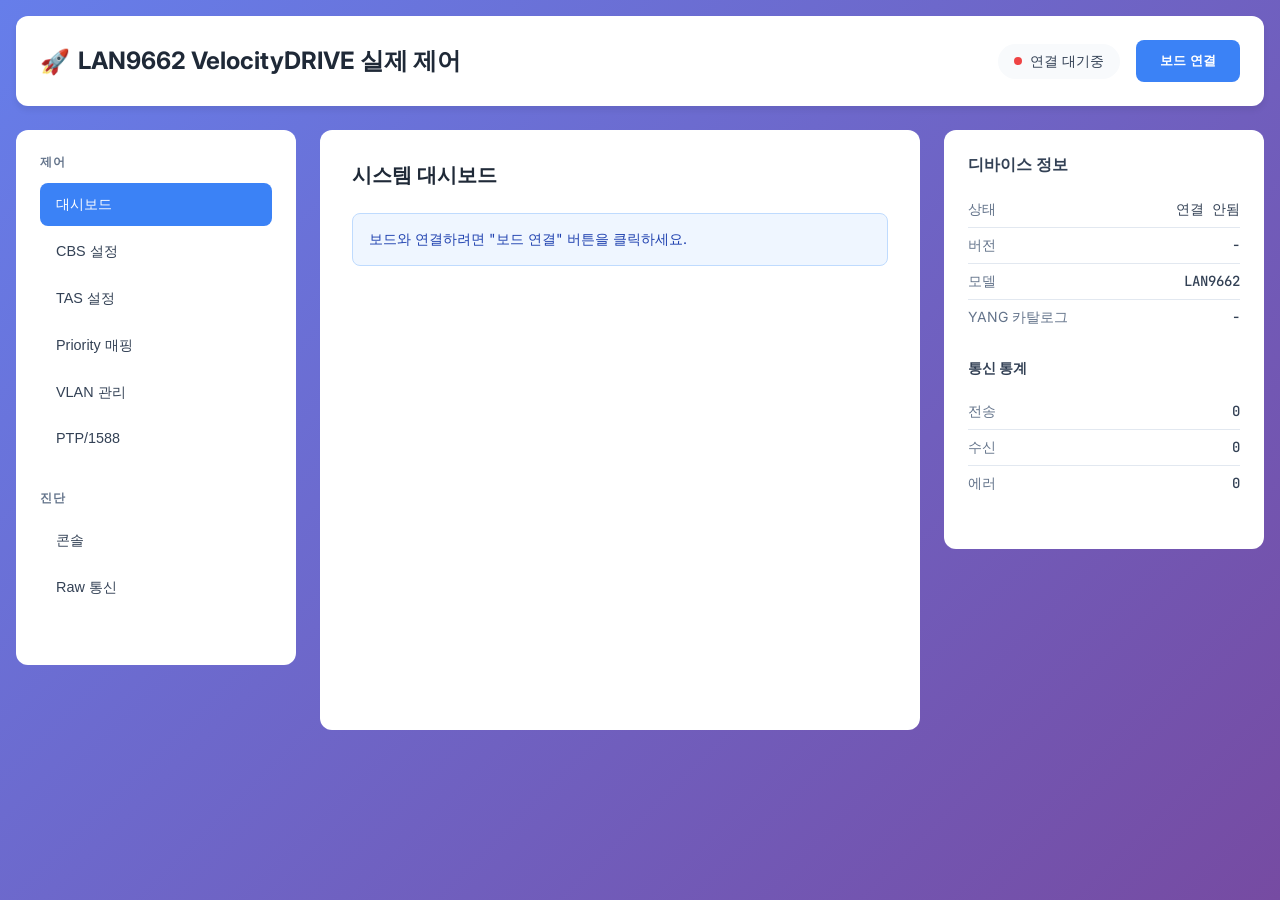
<file: real-board-control.html>
<!DOCTYPE html>
<html lang="ko">
<head>
    <meta charset="UTF-8">
    <meta name="viewport" content="width=device-width, initial-scale=1.0">
    <title>LAN9662 실제 보드 제어</title>
    <style>
        @import url('https://fonts.googleapis.com/css2?family=JetBrains+Mono:wght@300;400;500;600&family=Inter:wght@300;400;500;600;700&display=swap');
        
        :root {
            --primary: #3b82f6;
            --primary-dark: #1d4ed8;
            --success: #10b981;
            --danger: #ef4444;
            --warning: #f59e0b;
            --dark: #1f2937;
            --light: #f8fafc;
            --border: #e2e8f0;
            --text: #334155;
            --text-light: #64748b;
        }

        * {
            margin: 0;
            padding: 0;
            box-sizing: border-box;
        }

        body {
            font-family: 'Inter', sans-serif;
            background: linear-gradient(135deg, #667eea 0%, #764ba2 100%);
            min-height: 100vh;
            color: var(--text);
        }

        .app {
            max-width: 1400px;
            margin: 0 auto;
            padding: 1rem;
        }

        /* Header */
        .header {
            background: white;
            border-radius: 12px;
            padding: 1.5rem;
            margin-bottom: 1.5rem;
            box-shadow: 0 4px 6px rgba(0,0,0,0.07);
        }

        .header-content {
            display: flex;
            justify-content: space-between;
            align-items: center;
            flex-wrap: wrap;
            gap: 1rem;
        }

        .title {
            font-size: 1.5rem;
            font-weight: 700;
            color: var(--dark);
            display: flex;
            align-items: center;
            gap: 0.5rem;
        }

        .connection-panel {
            display: flex;
            align-items: center;
            gap: 1rem;
        }

        .status {
            display: flex;
            align-items: center;
            gap: 0.5rem;
            padding: 0.5rem 1rem;
            background: var(--light);
            border-radius: 20px;
            font-size: 0.875rem;
        }

        .status-dot {
            width: 8px;
            height: 8px;
            border-radius: 50%;
            background: var(--danger);
        }

        .status-dot.connected {
            background: var(--success);
            animation: pulse 2s infinite;
        }

        @keyframes pulse {
            0%, 100% { opacity: 1; }
            50% { opacity: 0.6; }
        }

        .connect-btn {
            padding: 0.75rem 1.5rem;
            background: var(--primary);
            color: white;
            border: none;
            border-radius: 8px;
            font-weight: 600;
            cursor: pointer;
            transition: background 0.2s;
        }

        .connect-btn:hover {
            background: var(--primary-dark);
        }

        .connect-btn:disabled {
            background: var(--text-light);
            cursor: not-allowed;
        }

        /* Main Layout */
        .main-grid {
            display: grid;
            grid-template-columns: 280px 1fr 320px;
            gap: 1.5rem;
        }

        @media (max-width: 1200px) {
            .main-grid {
                grid-template-columns: 1fr;
            }
        }

        /* Sidebar */
        .sidebar {
            background: white;
            border-radius: 12px;
            padding: 1.5rem;
            height: fit-content;
        }

        .nav-section {
            margin-bottom: 2rem;
        }

        .nav-title {
            font-size: 0.75rem;
            font-weight: 600;
            text-transform: uppercase;
            color: var(--text-light);
            margin-bottom: 0.75rem;
            letter-spacing: 0.05em;
        }

        .nav-item {
            display: block;
            width: 100%;
            padding: 0.75rem 1rem;
            margin-bottom: 0.25rem;
            background: none;
            border: none;
            border-radius: 8px;
            text-align: left;
            font-size: 0.9rem;
            color: var(--text);
            cursor: pointer;
            transition: all 0.2s;
        }

        .nav-item:hover {
            background: var(--light);
            color: var(--primary);
        }

        .nav-item.active {
            background: var(--primary);
            color: white;
        }

        /* Content */
        .content {
            background: white;
            border-radius: 12px;
            padding: 2rem;
            min-height: 600px;
        }

        .section {
            display: none;
        }

        .section.active {
            display: block;
        }

        .section-title {
            font-size: 1.25rem;
            font-weight: 600;
            margin-bottom: 1.5rem;
            color: var(--dark);
        }

        /* Info Panel */
        .info-panel {
            background: white;
            border-radius: 12px;
            padding: 1.5rem;
            height: fit-content;
        }

        .device-info {
            margin-bottom: 1.5rem;
        }

        .info-item {
            display: flex;
            justify-content: space-between;
            padding: 0.5rem 0;
            border-bottom: 1px solid var(--border);
        }

        .info-item:last-child {
            border-bottom: none;
        }

        .info-label {
            font-size: 0.875rem;
            color: var(--text-light);
        }

        .info-value {
            font-size: 0.875rem;
            font-weight: 500;
            color: var(--text);
            font-family: 'JetBrains Mono', monospace;
        }

        /* Forms */
        .form-group {
            margin-bottom: 1.5rem;
        }

        .label {
            display: block;
            margin-bottom: 0.5rem;
            font-weight: 500;
            color: var(--text);
            font-size: 0.875rem;
        }

        .input,
        .select {
            width: 100%;
            padding: 0.75rem 1rem;
            border: 2px solid var(--border);
            border-radius: 8px;
            font-size: 0.9rem;
            transition: border-color 0.2s;
            background: white;
        }

        .input:focus,
        .select:focus {
            outline: none;
            border-color: var(--primary);
        }

        /* Buttons */
        .btn {
            padding: 0.75rem 1.5rem;
            border: none;
            border-radius: 8px;
            font-weight: 600;
            cursor: pointer;
            transition: all 0.2s;
            display: inline-flex;
            align-items: center;
            gap: 0.5rem;
            font-size: 0.875rem;
        }

        .btn-primary {
            background: var(--primary);
            color: white;
        }

        .btn-primary:hover {
            background: var(--primary-dark);
        }

        .btn-success {
            background: var(--success);
            color: white;
        }

        .btn-danger {
            background: var(--danger);
            color: white;
        }

        .btn-outline {
            background: white;
            color: var(--primary);
            border: 2px solid var(--primary);
        }

        .btn-outline:hover {
            background: var(--primary);
            color: white;
        }

        /* Console */
        .console {
            background: #0d1117;
            color: #58a6ff;
            border-radius: 8px;
            padding: 1rem;
            height: 300px;
            overflow-y: auto;
            font-family: 'JetBrains Mono', monospace;
            font-size: 0.8rem;
            line-height: 1.4;
        }

        .console-line {
            margin-bottom: 0.25rem;
            white-space: pre-wrap;
        }

        .console-line.send {
            color: #7ee787;
        }

        .console-line.receive {
            color: #58a6ff;
        }

        .console-line.error {
            color: #f85149;
        }

        .console-line.info {
            color: #a5a5a5;
        }

        /* Traffic Classes */
        .tc-grid {
            display: grid;
            grid-template-columns: repeat(8, 1fr);
            gap: 0.5rem;
            margin-bottom: 1.5rem;
        }

        .tc-item {
            padding: 0.75rem;
            background: var(--light);
            border: 2px solid var(--border);
            border-radius: 8px;
            text-align: center;
            cursor: pointer;
            transition: all 0.2s;
            font-size: 0.875rem;
            font-weight: 600;
        }

        .tc-item:hover {
            background: white;
            border-color: var(--primary);
        }

        .tc-item.active {
            background: var(--primary);
            color: white;
            border-color: var(--primary);
        }

        /* Alerts */
        .alert {
            padding: 1rem;
            border-radius: 8px;
            margin-bottom: 1rem;
            font-size: 0.875rem;
        }

        .alert-info {
            background: #eff6ff;
            color: #1e40af;
            border: 1px solid #bfdbfe;
        }

        .alert-success {
            background: #ecfdf5;
            color: #059669;
            border: 1px solid #a7f3d0;
        }

        .alert-error {
            background: #fef2f2;
            color: #dc2626;
            border: 1px solid #fecaca;
        }

        /* Loading */
        .loading {
            display: inline-block;
            width: 16px;
            height: 16px;
            border: 2px solid var(--border);
            border-top: 2px solid var(--primary);
            border-radius: 50%;
            animation: spin 1s linear infinite;
        }

        @keyframes spin {
            0% { transform: rotate(0deg); }
            100% { transform: rotate(360deg); }
        }

        /* Responsive */
        @media (max-width: 768px) {
            .app {
                padding: 0.5rem;
            }
            
            .header-content {
                flex-direction: column;
                align-items: stretch;
            }
            
            .connection-panel {
                justify-content: center;
            }
        }
    </style>
</head>
<body>
    <div class="app">
        <!-- Header -->
        <header class="header">
            <div class="header-content">
                <h1 class="title">
                    <span>🚀</span>
                    LAN9662 VelocityDRIVE 실제 제어
                </h1>
                <div class="connection-panel">
                    <div class="status">
                        <div class="status-dot" id="statusDot"></div>
                        <span id="statusText">연결 대기중</span>
                    </div>
                    <button class="connect-btn" id="connectBtn">보드 연결</button>
                </div>
            </div>
        </header>

        <div class="main-grid">
            <!-- Sidebar -->
            <aside class="sidebar">
                <div class="nav-section">
                    <div class="nav-title">제어</div>
                    <button class="nav-item active" data-section="dashboard">대시보드</button>
                    <button class="nav-item" data-section="cbs">CBS 설정</button>
                    <button class="nav-item" data-section="tas">TAS 설정</button>
                    <button class="nav-item" data-section="priority">Priority 매핑</button>
                    <button class="nav-item" data-section="vlan">VLAN 관리</button>
                    <button class="nav-item" data-section="ptp">PTP/1588</button>
                </div>
                <div class="nav-section">
                    <div class="nav-title">진단</div>
                    <button class="nav-item" data-section="console">콘솔</button>
                    <button class="nav-item" data-section="raw">Raw 통신</button>
                </div>
            </aside>

            <!-- Main Content -->
            <main class="content">
                <!-- Dashboard Section -->
                <div class="section active" id="dashboard">
                    <h2 class="section-title">시스템 대시보드</h2>
                    
                    <div class="alert alert-info" id="connectionAlert">
                        보드와 연결하려면 "보드 연결" 버튼을 클릭하세요.
                    </div>
                    
                    <div id="dashboardContent" style="display: none;">
                        <div class="form-group">
                            <button class="btn btn-primary" onclick="refreshAll()">
                                <span class="loading" id="refreshLoader" style="display: none;"></span>
                                전체 새로고침
                            </button>
                        </div>
                    </div>
                </div>

                <!-- CBS Section -->
                <div class="section" id="cbs">
                    <h2 class="section-title">CBS (Credit-Based Shaper) 설정</h2>
                    
                    <div class="form-group">
                        <label class="label">Traffic Class 선택</label>
                        <div class="tc-grid">
                            <div class="tc-item" data-tc="0">TC0</div>
                            <div class="tc-item" data-tc="1">TC1</div>
                            <div class="tc-item" data-tc="2">TC2</div>
                            <div class="tc-item" data-tc="3">TC3</div>
                            <div class="tc-item" data-tc="4">TC4</div>
                            <div class="tc-item" data-tc="5">TC5</div>
                            <div class="tc-item" data-tc="6">TC6</div>
                            <div class="tc-item" data-tc="7">TC7</div>
                        </div>
                    </div>

                    <div class="form-group">
                        <label class="label">대역폭 (Mbps)</label>
                        <input type="number" class="input" id="cbsBandwidth" value="10" step="0.1" min="0" max="100">
                    </div>

                    <div class="form-group">
                        <label class="label">Idle Slope (자동 계산)</label>
                        <input type="text" class="input" id="cbsIdleSlope" readonly>
                    </div>

                    <div class="form-group">
                        <button class="btn btn-primary" onclick="applyCBS()" disabled id="cbsApplyBtn">CBS 적용</button>
                        <button class="btn btn-danger" onclick="disableCBS()" disabled id="cbsDisableBtn">CBS 비활성화</button>
                    </div>
                </div>

                <!-- TAS Section -->
                <div class="section" id="tas">
                    <h2 class="section-title">TAS (Time-Aware Shaper) 설정</h2>
                    
                    <div class="form-group">
                        <label class="label">사이클 시간 (μs)</label>
                        <input type="number" class="input" id="tasCycleTime" value="200000">
                    </div>

                    <div class="form-group">
                        <label class="label">베이스 시간 (자동 설정)</label>
                        <input type="text" class="input" id="tasBaseTime" readonly>
                    </div>

                    <div class="form-group">
                        <button class="btn btn-primary" onclick="applyTAS()" disabled id="tasApplyBtn">TAS 적용</button>
                        <button class="btn btn-danger" onclick="disableTAS()" disabled id="tasDisableBtn">TAS 비활성화</button>
                    </div>
                </div>

                <!-- Console Section -->
                <div class="section" id="console">
                    <h2 class="section-title">통신 콘솔</h2>
                    
                    <div class="console" id="consoleOutput"></div>
                    
                    <div class="form-group" style="margin-top: 1rem;">
                        <button class="btn btn-outline" onclick="clearConsole()">콘솔 지우기</button>
                        <button class="btn btn-outline" onclick="exportLogs()">로그 내보내기</button>
                    </div>
                </div>

                <!-- Raw Communication Section -->
                <div class="section" id="raw">
                    <h2 class="section-title">Raw 통신 테스트</h2>
                    
                    <div class="form-group">
                        <label class="label">YANG 경로</label>
                        <input type="text" class="input" id="yangPath" 
                               value="/ietf-interfaces:interfaces" 
                               placeholder="/ieee802-dot1q-sched:interfaces">
                    </div>

                    <div class="form-group">
                        <label class="label">명령어</label>
                        <select class="select" id="yangCommand">
                            <option value="get">GET (조회)</option>
                            <option value="set">SET (설정)</option>
                            <option value="delete">DELETE (삭제)</option>
                        </select>
                    </div>

                    <div class="form-group" id="valueGroup" style="display: none;">
                        <label class="label">값</label>
                        <input type="text" class="input" id="yangValue" placeholder="설정할 값">
                    </div>

                    <div class="form-group">
                        <button class="btn btn-primary" onclick="sendYangCommand()" disabled id="yangSendBtn">전송</button>
                    </div>
                </div>
            </main>

            <!-- Info Panel -->
            <aside class="info-panel">
                <h3 style="margin-bottom: 1rem; font-size: 1rem;">디바이스 정보</h3>
                
                <div class="device-info" id="deviceInfo">
                    <div class="info-item">
                        <span class="info-label">상태</span>
                        <span class="info-value" id="deviceStatus">연결 안됨</span>
                    </div>
                    <div class="info-item">
                        <span class="info-label">버전</span>
                        <span class="info-value" id="deviceVersion">-</span>
                    </div>
                    <div class="info-item">
                        <span class="info-label">모델</span>
                        <span class="info-value" id="deviceModel">LAN9662</span>
                    </div>
                    <div class="info-item">
                        <span class="info-label">YANG 카탈로그</span>
                        <span class="info-value" id="yangCatalog">-</span>
                    </div>
                </div>

                <h4 style="margin: 1.5rem 0 1rem 0; font-size: 0.875rem;">통신 통계</h4>
                
                <div class="device-info" id="commStats">
                    <div class="info-item">
                        <span class="info-label">전송</span>
                        <span class="info-value" id="txCount">0</span>
                    </div>
                    <div class="info-item">
                        <span class="info-label">수신</span>
                        <span class="info-value" id="rxCount">0</span>
                    </div>
                    <div class="info-item">
                        <span class="info-label">에러</span>
                        <span class="info-value" id="errorCount">0</span>
                    </div>
                </div>
            </aside>
        </div>
    </div>

    <!-- Include JavaScript libraries -->
    <script src="js/mup1-protocol.js"></script>
    <script src="js/velocitydrive-client.js"></script>
    
    <script>
        // Global variables
        let client = null;
        let selectedTC = null;
        let txCount = 0;
        let rxCount = 0;
        let errorCount = 0;

        // Initialize
        document.addEventListener('DOMContentLoaded', () => {
            log('시스템 초기화됨', 'info');
            updateBaseTime();
            calculateIdleSlope();
            
            // Check WebSerial support
            if (!('serial' in navigator)) {
                log('WebSerial API를 지원하지 않는 브라우저입니다', 'error');
                showAlert('이 브라우저는 WebSerial API를 지원하지 않습니다. Chrome 89+ 사용을 권장합니다.', 'error');
            }
        });

        // Navigation
        document.querySelectorAll('.nav-item').forEach(item => {
            item.addEventListener('click', () => {
                // Update active nav
                document.querySelectorAll('.nav-item').forEach(i => i.classList.remove('active'));
                item.classList.add('active');
                
                // Show section
                const sectionId = item.dataset.section;
                document.querySelectorAll('.section').forEach(s => s.classList.remove('active'));
                document.getElementById(sectionId).classList.add('active');
            });
        });

        // Connection management
        document.getElementById('connectBtn').addEventListener('click', async () => {
            const btn = document.getElementById('connectBtn');
            
            if (!client || !client.isConnected()) {
                try {
                    btn.disabled = true;
                    btn.textContent = '연결 중...';
                    
                    await connectToDevice();
                    
                } catch (error) {
                    log(`연결 실패: ${error.message}`, 'error');
                    showAlert(`연결 실패: ${error.message}`, 'error');
                    btn.textContent = '보드 연결';
                    btn.disabled = false;
                }
            } else {
                await disconnectFromDevice();
            }
        });

        // Connect to device
        async function connectToDevice() {
            client = new VelocityDriveClient();
            
            // Set up event listeners
            client.on('connected', () => {
                log('보드 연결됨', 'info');
                updateConnectionStatus(true);
            });
            
            client.on('disconnected', () => {
                log('보드 연결 해제됨', 'info');
                updateConnectionStatus(false);
            });
            
            client.on('deviceDiscovered', (deviceInfo) => {
                log(`디바이스 발견: ${deviceInfo.version}`, 'info');
                updateDeviceInfo(deviceInfo);
            });
            
            client.on('yangCatalogReceived', (catalogId) => {
                log(`YANG 카탈로그 수신: ${catalogId}`, 'info');
                document.getElementById('yangCatalog').textContent = catalogId.substring(0, 8) + '...';
            });
            
            client.on('rawData', (data) => {
                if (data.direction === 'send') {
                    txCount++;
                    log(`전송: ${formatBytes(data.data)}`, 'send');
                } else {
                    rxCount++;
                    log(`수신: ${formatBytes(data.data)}`, 'receive');
                }
                updateCommStats();
            });
            
            client.on('error', (error) => {
                errorCount++;
                log(`에러: ${error.message}`, 'error');
                updateCommStats();
            });
            
            // Connect
            await client.connect();
        }

        // Disconnect from device
        async function disconnectFromDevice() {
            if (client) {
                await client.disconnect();
                client = null;
            }
        }

        // Update connection status
        function updateConnectionStatus(connected) {
            const statusDot = document.getElementById('statusDot');
            const statusText = document.getElementById('statusText');
            const connectBtn = document.getElementById('connectBtn');
            
            if (connected) {
                statusDot.classList.add('connected');
                statusText.textContent = '연결됨';
                connectBtn.textContent = '연결 해제';
                connectBtn.disabled = false;
                
                // Enable controls
                document.querySelectorAll('.btn').forEach(btn => {
                    if (btn.id !== 'connectBtn') {
                        btn.disabled = false;
                    }
                });
                
                document.getElementById('connectionAlert').style.display = 'none';
                document.getElementById('dashboardContent').style.display = 'block';
                
            } else {
                statusDot.classList.remove('connected');
                statusText.textContent = '연결 안됨';
                connectBtn.textContent = '보드 연결';
                connectBtn.disabled = false;
                
                // Disable controls
                document.querySelectorAll('.btn').forEach(btn => {
                    if (btn.id !== 'connectBtn') {
                        btn.disabled = true;
                    }
                });
                
                document.getElementById('connectionAlert').style.display = 'block';
                document.getElementById('dashboardContent').style.display = 'none';
            }
        }

        // Update device info
        function updateDeviceInfo(deviceInfo) {
            document.getElementById('deviceStatus').textContent = '온라인';
            document.getElementById('deviceVersion').textContent = deviceInfo.version;
        }

        // Update communication stats
        function updateCommStats() {
            document.getElementById('txCount').textContent = txCount;
            document.getElementById('rxCount').textContent = rxCount;
            document.getElementById('errorCount').textContent = errorCount;
        }

        // Traffic Class selection
        document.querySelectorAll('.tc-item').forEach(item => {
            item.addEventListener('click', () => {
                document.querySelectorAll('.tc-item').forEach(i => i.classList.remove('active'));
                item.classList.add('active');
                selectedTC = item.dataset.tc;
                log(`Traffic Class ${selectedTC} 선택됨`, 'info');
            });
        });

        // CBS bandwidth calculation
        document.getElementById('cbsBandwidth').addEventListener('input', calculateIdleSlope);
        
        function calculateIdleSlope() {
            const bandwidth = parseFloat(document.getElementById('cbsBandwidth').value) || 0;
            const idleSlope = Math.round(bandwidth * 1000); // Mbps to Kbps
            document.getElementById('cbsIdleSlope').value = idleSlope;
        }

        // TAS base time update
        function updateBaseTime() {
            const baseTime = Date.now() * 1000000; // Current time in nanoseconds
            document.getElementById('tasBaseTime').value = baseTime;
        }

        // CBS operations
        async function applyCBS() {
            if (!selectedTC) {
                showAlert('Traffic Class를 먼저 선택하세요', 'error');
                return;
            }
            
            try {
                const idleSlope = parseInt(document.getElementById('cbsIdleSlope').value);
                await client.setCBSConfig(selectedTC, idleSlope);
                log(`CBS TC${selectedTC} 적용 완료 (${idleSlope} kbps)`, 'info');
                showAlert(`CBS TC${selectedTC} 설정이 적용되었습니다`, 'success');
            } catch (error) {
                log(`CBS 적용 실패: ${error.message}`, 'error');
                showAlert(`CBS 적용 실패: ${error.message}`, 'error');
            }
        }

        async function disableCBS() {
            if (!selectedTC) {
                showAlert('Traffic Class를 먼저 선택하세요', 'error');
                return;
            }
            
            try {
                await client.setCBSConfig(selectedTC, 0, 0);
                log(`CBS TC${selectedTC} 비활성화 완료`, 'info');
                showAlert(`CBS TC${selectedTC}가 비활성화되었습니다`, 'success');
            } catch (error) {
                log(`CBS 비활성화 실패: ${error.message}`, 'error');
                showAlert(`CBS 비활성화 실패: ${error.message}`, 'error');
            }
        }

        // TAS operations
        async function applyTAS() {
            try {
                const cycleTime = parseInt(document.getElementById('tasCycleTime').value);
                const baseTime = parseInt(document.getElementById('tasBaseTime').value);
                
                // Create simple GCL with 8 equal time slots
                const slotTime = Math.floor(cycleTime / 8);
                const gclEntries = [];
                
                for (let i = 0; i < 8; i++) {
                    gclEntries.push({
                        gateStates: 1 << i, // One gate open at a time
                        timeInterval: slotTime
                    });
                }
                
                await client.setTASConfig(cycleTime, baseTime, gclEntries);
                log(`TAS 적용 완료 (${cycleTime}μs cycle)`, 'info');
                showAlert('TAS 설정이 적용되었습니다', 'success');
            } catch (error) {
                log(`TAS 적용 실패: ${error.message}`, 'error');
                showAlert(`TAS 적용 실패: ${error.message}`, 'error');
            }
        }

        async function disableTAS() {
            try {
                // Disable by setting all gates open
                const cycleTime = parseInt(document.getElementById('tasCycleTime').value);
                const baseTime = parseInt(document.getElementById('tasBaseTime').value);
                
                const gclEntries = [{
                    gateStates: 0xFF, // All gates open
                    timeInterval: cycleTime
                }];
                
                await client.setTASConfig(cycleTime, baseTime, gclEntries);
                log('TAS 비활성화 완료', 'info');
                showAlert('TAS가 비활성화되었습니다', 'success');
            } catch (error) {
                log(`TAS 비활성화 실패: ${error.message}`, 'error');
                showAlert(`TAS 비활성화 실패: ${error.message}`, 'error');
            }
        }

        // YANG command handling
        document.getElementById('yangCommand').addEventListener('change', (e) => {
            const valueGroup = document.getElementById('valueGroup');
            valueGroup.style.display = e.target.value === 'set' ? 'block' : 'none';
        });

        async function sendYangCommand() {
            const path = document.getElementById('yangPath').value;
            const command = document.getElementById('yangCommand').value;
            const value = document.getElementById('yangValue').value;
            
            if (!path) {
                showAlert('YANG 경로를 입력하세요', 'error');
                return;
            }
            
            try {
                let result;
                
                switch (command) {
                    case 'get':
                        result = await client.yangGet(path);
                        break;
                    case 'set':
                        if (!value) {
                            showAlert('설정할 값을 입력하세요', 'error');
                            return;
                        }
                        result = await client.yangSet(path, value);
                        break;
                    case 'delete':
                        result = await client.yangDelete(path);
                        break;
                }
                
                log(`YANG ${command.toUpperCase()} ${path}: ${JSON.stringify(result)}`, 'info');
                showAlert(`명령어가 성공적으로 실행되었습니다`, 'success');
                
            } catch (error) {
                log(`YANG 명령어 실패: ${error.message}`, 'error');
                showAlert(`명령어 실행 실패: ${error.message}`, 'error');
            }
        }

        // Utility functions
        function log(message, type = 'info') {
            const console = document.getElementById('consoleOutput');
            const line = document.createElement('div');
            line.className = `console-line ${type}`;
            const timestamp = new Date().toTimeString().split(' ')[0];
            line.textContent = `[${timestamp}] ${message}`;
            console.appendChild(line);
            console.scrollTop = console.scrollHeight;
        }

        function clearConsole() {
            document.getElementById('consoleOutput').innerHTML = '';
            log('콘솔이 지워졌습니다', 'info');
        }

        function exportLogs() {
            const logs = Array.from(document.querySelectorAll('.console-line'))
                .map(line => line.textContent)
                .join('\n');
            
            const blob = new Blob([logs], { type: 'text/plain' });
            const url = URL.createObjectURL(blob);
            const a = document.createElement('a');
            a.href = url;
            a.download = `lan9662_logs_${new Date().toISOString()}.txt`;
            a.click();
            URL.revokeObjectURL(url);
        }

        function formatBytes(data) {
            if (data instanceof Uint8Array) {
                return Array.from(data).map(b => b.toString(16).padStart(2, '0')).join(' ').toUpperCase();
            }
            return data.toString();
        }

        function showAlert(message, type = 'info') {
            // Create temporary alert
            const alert = document.createElement('div');
            alert.className = `alert alert-${type}`;
            alert.textContent = message;
            
            const container = document.querySelector('.section.active');
            container.insertBefore(alert, container.firstChild);
            
            setTimeout(() => {
                alert.remove();
            }, 5000);
        }

        async function refreshAll() {
            const loader = document.getElementById('refreshLoader');
            loader.style.display = 'inline-block';
            
            try {
                // Refresh device info and status
                if (client && client.isConnected()) {
                    const interfaces = await client.getInterfaces();
                    const bridges = await client.getBridges();
                    
                    log('시스템 정보 새로고침 완료', 'info');
                    showAlert('시스템 정보가 새로고침되었습니다', 'success');
                } else {
                    showAlert('보드가 연결되지 않았습니다', 'error');
                }
            } catch (error) {
                log(`새로고침 실패: ${error.message}`, 'error');
                showAlert(`새로고침 실패: ${error.message}`, 'error');
            } finally {
                loader.style.display = 'none';
            }
        }
    </script>
</body>
</html>
</file>
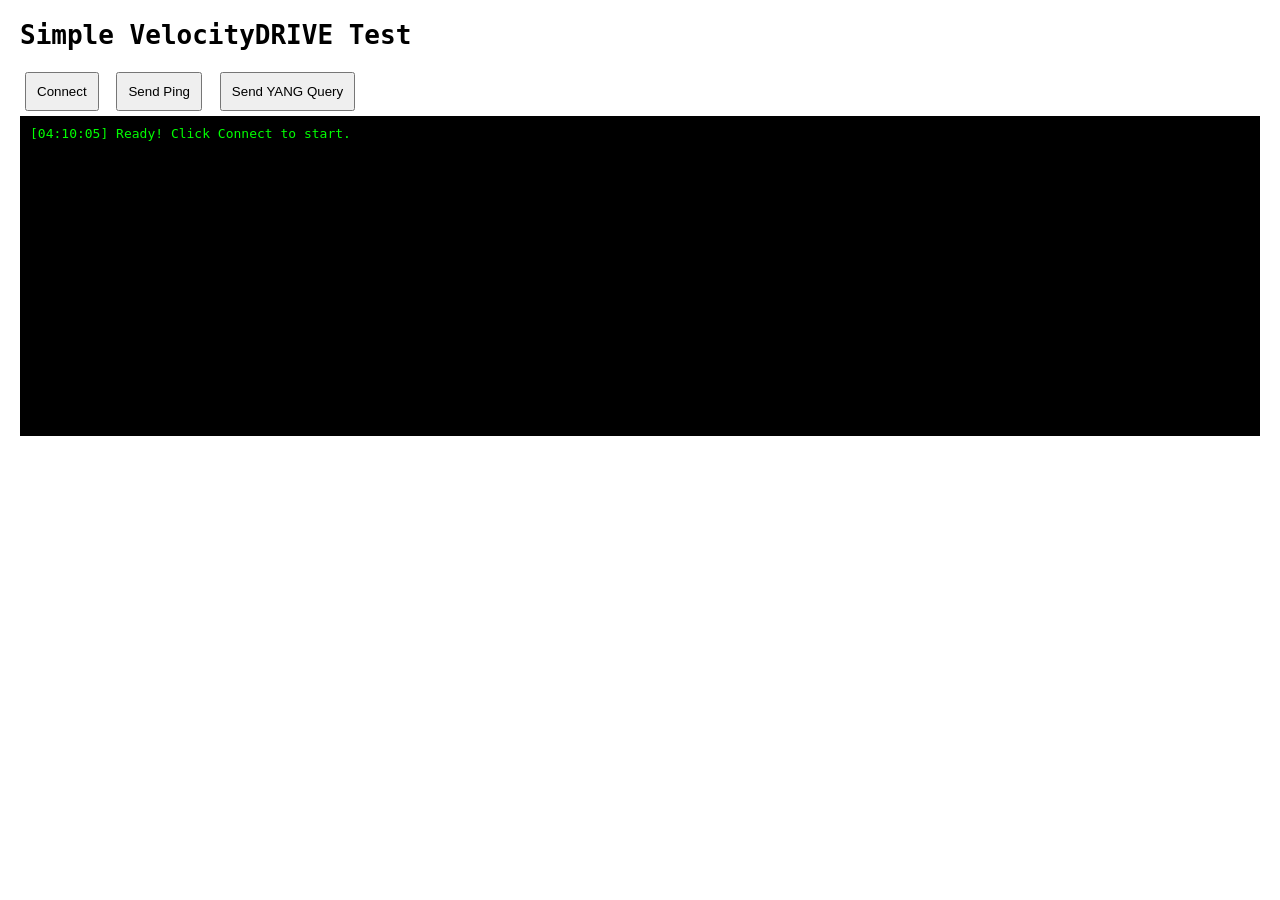
<file: simple-test.html>
<!DOCTYPE html>
<html>
<head>
    <title>Simple VelocityDRIVE Test</title>
    <style>
        body { font-family: monospace; margin: 20px; }
        .console { background: #000; color: #0f0; padding: 10px; height: 300px; overflow-y: scroll; }
        button { padding: 10px; margin: 5px; }
    </style>
</head>
<body>
    <h1>Simple VelocityDRIVE Test</h1>
    <button onclick="connect()">Connect</button>
    <button onclick="sendPing()">Send Ping</button>
    <button onclick="sendYangQuery()">Send YANG Query</button>
    <div class="console" id="console"></div>

    <script>
        let port = null;
        let reader = null;
        let writer = null;
        
        function log(msg) {
            const console = document.getElementById('console');
            const time = new Date().toTimeString().split(' ')[0];
            console.innerHTML += `[${time}] ${msg}\n`;
            console.scrollTop = console.scrollHeight;
        }
        
        async function connect() {
            try {
                log('Requesting serial port...');
                port = await navigator.serial.requestPort();
                await port.open({ baudRate: 115200 });
                
                reader = port.readable.getReader();
                writer = port.writable.getWriter();
                
                log('✓ Connected! Starting read loop...');
                readLoop();
                
            } catch (error) {
                log(`✗ Connection error: ${error.message}`);
            }
        }
        
        async function readLoop() {
            try {
                while (true) {
                    const { value, done } = await reader.read();
                    if (done) break;
                    
                    // Convert to text for display
                    const text = new TextDecoder().decode(value);
                    log(`← ${text.trim()}`);
                }
            } catch (error) {
                log(`Read error: ${error.message}`);
            }
        }
        
        async function sendPing() {
            if (!writer) {
                log('✗ Not connected');
                return;
            }
            
            try {
                const ping = '>p<<8553';
                await writer.write(new TextEncoder().encode(ping));
                log(`→ ${ping}`);
            } catch (error) {
                log(`✗ Send error: ${error.message}`);
            }
        }
        
        async function sendYangQuery() {
            if (!writer) {
                log('✗ Not connected');
                return;
            }
            
            try {
                // From CLI log: sends 'c' after successful handshake
                const query = 'c';
                await writer.write(new TextEncoder().encode(query));
                log(`→ ${query}`);
            } catch (error) {
                log(`✗ Send error: ${error.message}`);
            }
        }
        
        log('Ready! Click Connect to start.');
        
    </script>
</body>
</html>
</file>
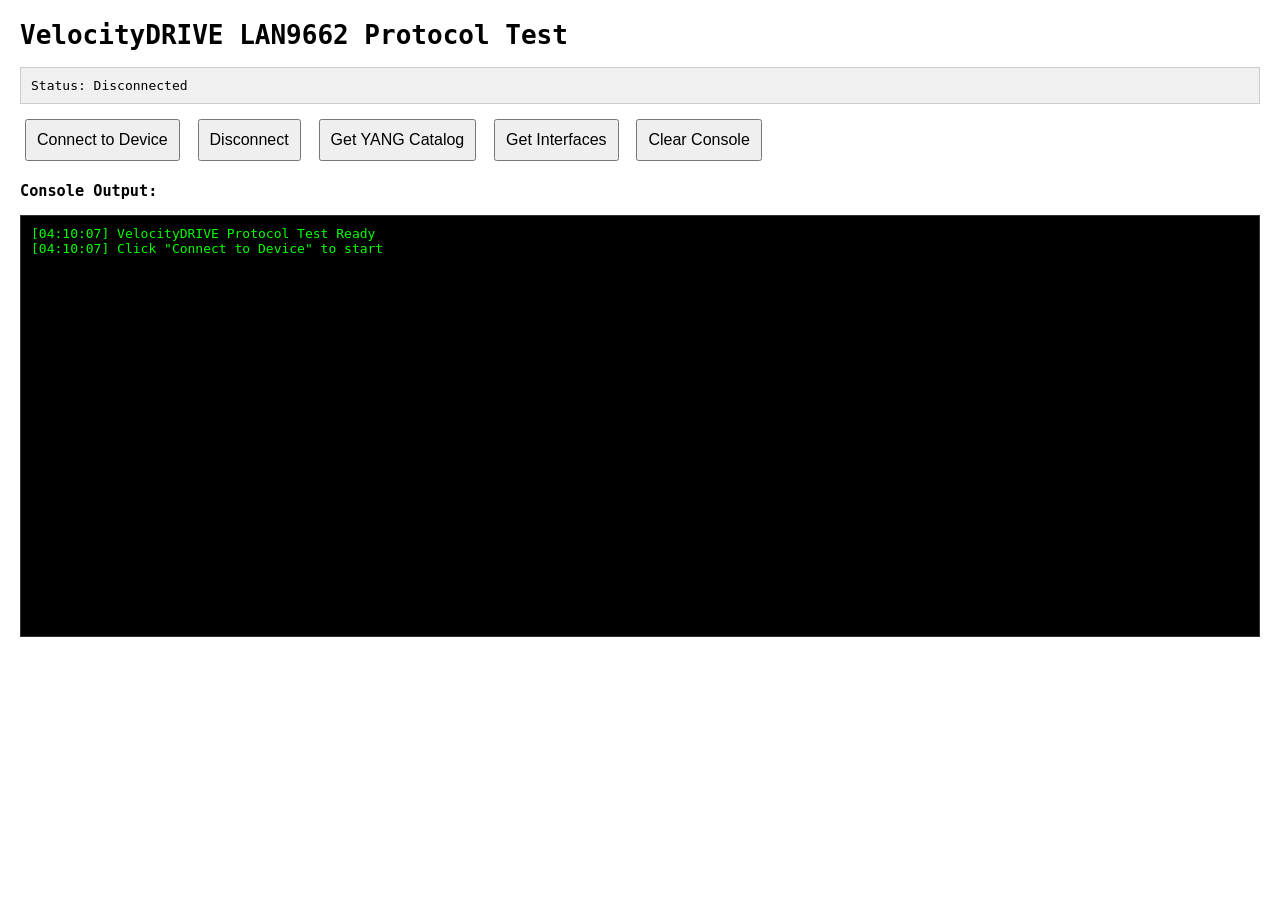
<file: test-protocol.html>
<!DOCTYPE html>
<html>
<head>
    <title>VelocityDRIVE Protocol Test</title>
    <style>
        body { font-family: monospace; margin: 20px; }
        .console { 
            background: #000; 
            color: #0f0; 
            padding: 10px; 
            height: 400px; 
            overflow-y: scroll; 
            border: 1px solid #333;
            white-space: pre-wrap;
        }
        button { 
            padding: 10px; 
            margin: 5px; 
            font-size: 16px;
        }
        .status { 
            padding: 10px; 
            margin: 10px 0; 
            border: 1px solid #ccc;
            background: #f0f0f0;
        }
    </style>
</head>
<body>
    <h1>VelocityDRIVE LAN9662 Protocol Test</h1>
    
    <div class="status" id="status">Status: Disconnected</div>
    
    <button onclick="connect()">Connect to Device</button>
    <button onclick="disconnect()">Disconnect</button>
    <button onclick="testYangCatalog()">Get YANG Catalog</button>
    <button onclick="getInterfaces()">Get Interfaces</button>
    <button onclick="clearConsole()">Clear Console</button>
    
    <h3>Console Output:</h3>
    <div class="console" id="console"></div>

    <script src="js/mup1-protocol.js"></script>
    <script src="js/velocitydrive-client.js"></script>
    <script>
        let client = new VelocityDriveClient();
        
        // Event listeners
        client.on('connected', () => {
            updateStatus('Connected - Discovering device...');
            log('✓ Serial connection established');
        });
        
        client.on('disconnected', () => {
            updateStatus('Disconnected');
            log('✗ Serial connection closed');
        });
        
        client.on('deviceDiscovered', (deviceInfo) => {
            updateStatus(`Connected to ${deviceInfo.version}`);
            log(`✓ Device discovered: ${deviceInfo.version}`);
            log(`  Parameters: ${deviceInfo.param1}, ${deviceInfo.param2}, ${deviceInfo.param3}`);
        });
        
        client.on('yangCatalogReceived', (catalogId) => {
            log(`✓ YANG catalog received: ${catalogId}`);
        });
        
        client.on('dataReceived', (data) => {
            log(`← Data: ${JSON.stringify(data, null, 2)}`);
        });
        
        client.on('error', (error) => {
            log(`✗ Error: ${error.message}`);
        });
        
        client.on('rawData', (data) => {
            const direction = data.direction === 'send' ? '→' : '←';
            const bytes = Array.from(data.data).map(b => b.toString(16).padStart(2, '0')).join(' ');
            log(`${direction} Raw: ${bytes}`);
        });
        
        function updateStatus(text) {
            document.getElementById('status').textContent = `Status: ${text}`;
        }
        
        function log(message) {
            const console = document.getElementById('console');
            const timestamp = new Date().toTimeString().split(' ')[0];
            console.textContent += `[${timestamp}] ${message}\n`;
            console.scrollTop = console.scrollHeight;
        }
        
        function clearConsole() {
            document.getElementById('console').textContent = '';
        }
        
        async function connect() {
            try {
                log('Requesting serial port access...');
                await client.connect();
            } catch (error) {
                log(`✗ Connection failed: ${error.message}`);
            }
        }
        
        async function disconnect() {
            try {
                await client.disconnect();
            } catch (error) {
                log(`✗ Disconnect error: ${error.message}`);
            }
        }
        
        async function testYangCatalog() {
            if (!client.isConnected()) {
                log('✗ Not connected to device');
                return;
            }
            
            try {
                log('Getting YANG catalog...');
                await client.getYangCatalog();
            } catch (error) {
                log(`✗ YANG catalog error: ${error.message}`);
            }
        }
        
        async function getInterfaces() {
            if (!client.isConnected()) {
                log('✗ Not connected to device');
                return;
            }
            
            if (!client.getYangCatalogId()) {
                log('✗ YANG catalog not loaded yet');
                return;
            }
            
            try {
                log('Getting interfaces...');
                const interfaces = await client.getInterfaces();
                log(`✓ Interfaces: ${JSON.stringify(interfaces, null, 2)}`);
            } catch (error) {
                log(`✗ Interface query error: ${error.message}`);
            }
        }
        
        // Initial status
        log('VelocityDRIVE Protocol Test Ready');
        log('Click "Connect to Device" to start');
        
    </script>
</body>
</html>
</file>
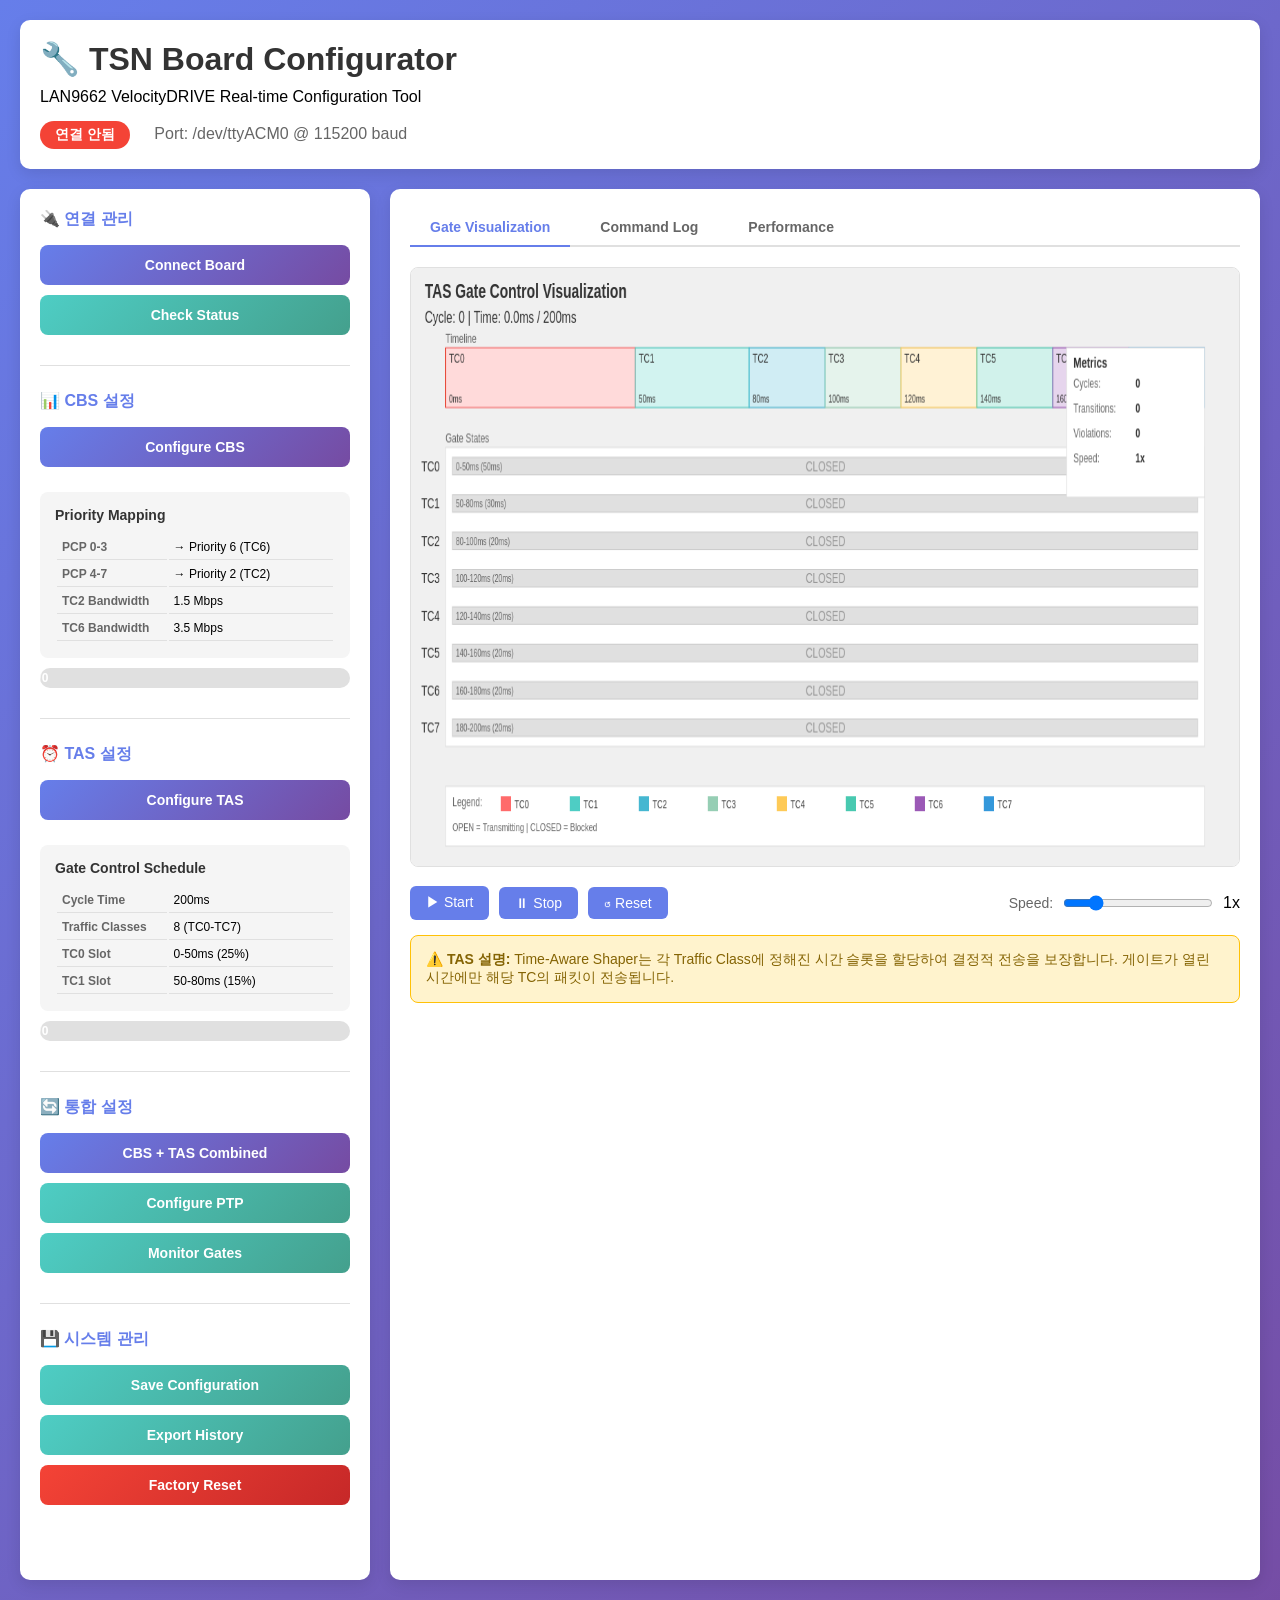
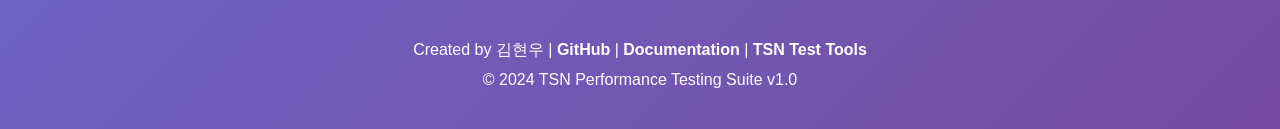
<file: tsn-configurator.html>
<!DOCTYPE html>
<html lang="ko">
<head>
    <meta charset="UTF-8">
    <meta name="viewport" content="width=device-width, initial-scale=1.0">
    <title>TSN Board Configurator - LAN9662 VelocityDRIVE</title>
    <style>
        * {
            margin: 0;
            padding: 0;
            box-sizing: border-box;
        }
        
        body {
            font-family: 'Segoe UI', Tahoma, Geneva, Verdana, sans-serif;
            background: linear-gradient(135deg, #667eea 0%, #764ba2 100%);
            min-height: 100vh;
        }
        
        .container {
            max-width: 1600px;
            margin: 0 auto;
            padding: 20px;
        }
        
        .header {
            background: white;
            border-radius: 10px;
            padding: 20px;
            margin-bottom: 20px;
            box-shadow: 0 5px 15px rgba(0,0,0,0.1);
        }
        
        .header h1 {
            color: #333;
            margin-bottom: 10px;
        }
        
        .connection-status {
            display: inline-block;
            padding: 5px 15px;
            border-radius: 20px;
            font-size: 14px;
            font-weight: bold;
        }
        
        .status-connected {
            background: #4caf50;
            color: white;
        }
        
        .status-disconnected {
            background: #f44336;
            color: white;
        }
        
        .main-grid {
            display: grid;
            grid-template-columns: 350px 1fr;
            gap: 20px;
            margin-bottom: 20px;
        }
        
        .control-panel {
            background: white;
            border-radius: 10px;
            padding: 20px;
            box-shadow: 0 5px 15px rgba(0,0,0,0.1);
        }
        
        .control-section {
            margin-bottom: 25px;
            padding-bottom: 20px;
            border-bottom: 1px solid #e0e0e0;
        }
        
        .control-section:last-child {
            border-bottom: none;
        }
        
        .control-section h3 {
            color: #667eea;
            margin-bottom: 15px;
            font-size: 16px;
        }
        
        .control-button {
            width: 100%;
            padding: 12px;
            margin-bottom: 10px;
            background: linear-gradient(135deg, #667eea, #764ba2);
            color: white;
            border: none;
            border-radius: 8px;
            font-size: 14px;
            font-weight: bold;
            cursor: pointer;
            transition: transform 0.2s, box-shadow 0.2s;
        }
        
        .control-button:hover {
            transform: translateY(-2px);
            box-shadow: 0 5px 15px rgba(102, 126, 234, 0.4);
        }
        
        .control-button:active {
            transform: translateY(0);
        }
        
        .control-button.secondary {
            background: linear-gradient(135deg, #4ecdc4, #44a08d);
        }
        
        .control-button.danger {
            background: linear-gradient(135deg, #f44336, #c62828);
        }
        
        .visualization-panel {
            background: white;
            border-radius: 10px;
            padding: 20px;
            box-shadow: 0 5px 15px rgba(0,0,0,0.1);
        }
        
        .tab-navigation {
            display: flex;
            gap: 10px;
            margin-bottom: 20px;
            border-bottom: 2px solid #e0e0e0;
        }
        
        .tab-button {
            padding: 10px 20px;
            background: none;
            border: none;
            color: #666;
            font-size: 14px;
            font-weight: 600;
            cursor: pointer;
            position: relative;
            transition: color 0.3s;
        }
        
        .tab-button.active {
            color: #667eea;
        }
        
        .tab-button.active::after {
            content: '';
            position: absolute;
            bottom: -2px;
            left: 0;
            right: 0;
            height: 2px;
            background: #667eea;
        }
        
        .tab-content {
            display: none;
        }
        
        .tab-content.active {
            display: block;
        }
        
        #gate-canvas {
            border: 1px solid #e0e0e0;
            border-radius: 8px;
            width: 100%;
            height: 600px;
        }
        
        .gate-controls {
            display: flex;
            gap: 10px;
            margin-top: 15px;
            align-items: center;
        }
        
        .gate-control-btn {
            padding: 8px 16px;
            background: #667eea;
            color: white;
            border: none;
            border-radius: 6px;
            font-size: 14px;
            cursor: pointer;
            transition: background 0.3s;
        }
        
        .gate-control-btn:hover {
            background: #5a6fd1;
        }
        
        .speed-control {
            display: flex;
            align-items: center;
            gap: 10px;
            margin-left: auto;
        }
        
        .speed-control label {
            font-size: 14px;
            color: #666;
        }
        
        #speed-slider {
            width: 150px;
        }
        
        #command-display {
            background: #2c3e50;
            color: #ecf0f1;
            padding: 15px;
            border-radius: 8px;
            height: 400px;
            overflow-y: auto;
            font-family: 'Courier New', monospace;
            font-size: 12px;
        }
        
        .command-entry {
            margin-bottom: 8px;
            display: flex;
            gap: 10px;
        }
        
        .command-entry.sent {
            color: #3498db;
        }
        
        .command-entry.received {
            color: #2ecc71;
        }
        
        .command-entry .timestamp {
            color: #7f8c8d;
            min-width: 80px;
        }
        
        .progress-bar {
            width: 100%;
            height: 20px;
            background: #e0e0e0;
            border-radius: 10px;
            overflow: hidden;
            margin: 10px 0;
        }
        
        .progress-fill {
            height: 100%;
            background: linear-gradient(90deg, #667eea, #764ba2);
            transition: width 0.3s;
            display: flex;
            align-items: center;
            justify-content: center;
            color: white;
            font-size: 12px;
            font-weight: bold;
        }
        
        .config-info {
            background: #f5f5f5;
            border-radius: 8px;
            padding: 15px;
            margin-top: 15px;
        }
        
        .config-info h4 {
            color: #333;
            margin-bottom: 10px;
            font-size: 14px;
        }
        
        .config-table {
            width: 100%;
            font-size: 12px;
        }
        
        .config-table td {
            padding: 5px;
            border-bottom: 1px solid #e0e0e0;
        }
        
        .config-table td:first-child {
            font-weight: 600;
            color: #666;
            width: 40%;
        }
        
        .warning-box {
            background: #fff3cd;
            border: 1px solid #ffc107;
            border-radius: 8px;
            padding: 15px;
            margin: 15px 0;
            color: #856404;
            font-size: 14px;
        }
        
        .footer {
            text-align: center;
            color: white;
            margin-top: 40px;
            padding: 20px;
        }
        
        .footer a {
            color: white;
            text-decoration: none;
            font-weight: bold;
        }
        
        .footer a:hover {
            text-decoration: underline;
        }
    </style>
</head>
<body>
    <div class="container">
        <!-- Header -->
        <div class="header">
            <h1>🔧 TSN Board Configurator</h1>
            <p>LAN9662 VelocityDRIVE Real-time Configuration Tool</p>
            <div style="margin-top: 15px;">
                <span id="connection-status" class="connection-status status-disconnected">연결 안됨</span>
                <span style="margin-left: 20px; color: #666;">Port: /dev/ttyACM0 @ 115200 baud</span>
            </div>
        </div>
        
        <div class="main-grid">
            <!-- Control Panel -->
            <div class="control-panel">
                <div class="control-section">
                    <h3>🔌 연결 관리</h3>
                    <button id="connect-board-btn" class="control-button">Connect Board</button>
                    <button id="check-status-btn" class="control-button secondary">Check Status</button>
                </div>
                
                <div class="control-section">
                    <h3>📊 CBS 설정</h3>
                    <button id="configure-cbs-btn" class="control-button">Configure CBS</button>
                    <div class="config-info">
                        <h4>Priority Mapping</h4>
                        <table class="config-table">
                            <tr>
                                <td>PCP 0-3</td>
                                <td>→ Priority 6 (TC6)</td>
                            </tr>
                            <tr>
                                <td>PCP 4-7</td>
                                <td>→ Priority 2 (TC2)</td>
                            </tr>
                            <tr>
                                <td>TC2 Bandwidth</td>
                                <td>1.5 Mbps</td>
                            </tr>
                            <tr>
                                <td>TC6 Bandwidth</td>
                                <td>3.5 Mbps</td>
                            </tr>
                        </table>
                    </div>
                    <div class="progress-bar">
                        <div id="cbs-progress" class="progress-fill" style="width: 0%">0/0</div>
                    </div>
                </div>
                
                <div class="control-section">
                    <h3>⏰ TAS 설정</h3>
                    <button id="configure-tas-btn" class="control-button">Configure TAS</button>
                    <div class="config-info">
                        <h4>Gate Control Schedule</h4>
                        <table class="config-table">
                            <tr>
                                <td>Cycle Time</td>
                                <td>200ms</td>
                            </tr>
                            <tr>
                                <td>Traffic Classes</td>
                                <td>8 (TC0-TC7)</td>
                            </tr>
                            <tr>
                                <td>TC0 Slot</td>
                                <td>0-50ms (25%)</td>
                            </tr>
                            <tr>
                                <td>TC1 Slot</td>
                                <td>50-80ms (15%)</td>
                            </tr>
                        </table>
                    </div>
                    <div class="progress-bar">
                        <div id="tas-progress" class="progress-fill" style="width: 0%">0/0</div>
                    </div>
                </div>
                
                <div class="control-section">
                    <h3>🔄 통합 설정</h3>
                    <button id="configure-combined-btn" class="control-button">CBS + TAS Combined</button>
                    <button id="configure-ptp-btn" class="control-button secondary">Configure PTP</button>
                    <button id="monitor-gates-btn" class="control-button secondary">Monitor Gates</button>
                </div>
                
                <div class="control-section">
                    <h3>💾 시스템 관리</h3>
                    <button id="save-config-btn" class="control-button secondary">Save Configuration</button>
                    <button id="export-history-btn" class="control-button secondary">Export History</button>
                    <button id="factory-reset-btn" class="control-button danger">Factory Reset</button>
                </div>
            </div>
            
            <!-- Visualization Panel -->
            <div class="visualization-panel">
                <div class="tab-navigation">
                    <button class="tab-button active" data-tab="gate-viz">Gate Visualization</button>
                    <button class="tab-button" data-tab="command-log">Command Log</button>
                    <button class="tab-button" data-tab="performance">Performance</button>
                </div>
                
                <!-- Gate Visualization Tab -->
                <div id="gate-viz" class="tab-content active">
                    <canvas id="gate-canvas"></canvas>
                    <div class="gate-controls">
                        <button id="gate-start-btn" class="gate-control-btn">▶ Start</button>
                        <button id="gate-stop-btn" class="gate-control-btn">⏸ Stop</button>
                        <button id="gate-reset-btn" class="gate-control-btn">↺ Reset</button>
                        <div class="speed-control">
                            <label>Speed:</label>
                            <input type="range" id="speed-slider" min="0.1" max="5" step="0.1" value="1">
                            <span id="speed-value">1x</span>
                        </div>
                    </div>
                    
                    <div class="warning-box">
                        <strong>⚠️ TAS 설명:</strong> Time-Aware Shaper는 각 Traffic Class에 정해진 시간 슬롯을 할당하여 
                        결정적 전송을 보장합니다. 게이트가 열린 시간에만 해당 TC의 패킷이 전송됩니다.
                    </div>
                </div>
                
                <!-- Command Log Tab -->
                <div id="command-log" class="tab-content">
                    <div id="command-display"></div>
                </div>
                
                <!-- Performance Tab -->
                <div id="performance" class="tab-content">
                    <h3>Performance Metrics</h3>
                    <div style="display: grid; grid-template-columns: repeat(3, 1fr); gap: 20px; margin-top: 20px;">
                        <div class="config-info">
                            <h4>CBS Performance</h4>
                            <table class="config-table">
                                <tr>
                                    <td>TC2 Accuracy</td>
                                    <td>98.6%</td>
                                </tr>
                                <tr>
                                    <td>TC6 Accuracy</td>
                                    <td>99.1%</td>
                                </tr>
                            </table>
                        </div>
                        <div class="config-info">
                            <h4>TAS Performance</h4>
                            <table class="config-table">
                                <tr>
                                    <td>Gate Transitions</td>
                                    <td>0</td>
                                </tr>
                                <tr>
                                    <td>Violations</td>
                                    <td>0</td>
                                </tr>
                            </table>
                        </div>
                        <div class="config-info">
                            <h4>System Status</h4>
                            <table class="config-table">
                                <tr>
                                    <td>PTP Sync</td>
                                    <td>Locked</td>
                                </tr>
                                <tr>
                                    <td>Uptime</td>
                                    <td>00:00:00</td>
                                </tr>
                            </table>
                        </div>
                    </div>
                </div>
            </div>
        </div>
        
        <!-- Footer -->
        <div class="footer">
            <p>Created by 김현우 | 
               <a href="https://github.com/hwkim3330/microchip-velocitydrive-lan9662" target="_blank">GitHub</a> | 
               <a href="https://hwkim3330.github.io/microchip-velocitydrive-lan9662/" target="_blank">Documentation</a> |
               <a href="https://hwkim3330.github.io/microchip-velocitydrive-lan9662/tsn-test-tools/" target="_blank">TSN Test Tools</a>
            </p>
            <p style="margin-top: 10px;">© 2024 TSN Performance Testing Suite v1.0</p>
        </div>
    </div>
    
    <!-- Scripts -->
    <script src="js/tsn-board-configurator.js"></script>
    <script src="js/gate-visualizer.js"></script>
    <script>
        // Tab navigation
        document.querySelectorAll('.tab-button').forEach(button => {
            button.addEventListener('click', () => {
                const tabName = button.dataset.tab;
                
                // Update buttons
                document.querySelectorAll('.tab-button').forEach(b => b.classList.remove('active'));
                button.classList.add('active');
                
                // Update content
                document.querySelectorAll('.tab-content').forEach(content => {
                    content.classList.remove('active');
                });
                document.getElementById(tabName).classList.add('active');
            });
        });
        
        // Speed slider
        const speedSlider = document.getElementById('speed-slider');
        const speedValue = document.getElementById('speed-value');
        if (speedSlider && speedValue) {
            speedSlider.addEventListener('input', (e) => {
                speedValue.textContent = e.target.value + 'x';
            });
        }
        
        // Check WebSerial support
        if (!('serial' in navigator)) {
            alert('WebSerial API is not supported in this browser. Please use Chrome or Edge.');
        }
    </script>
</body>
</html>
</file>
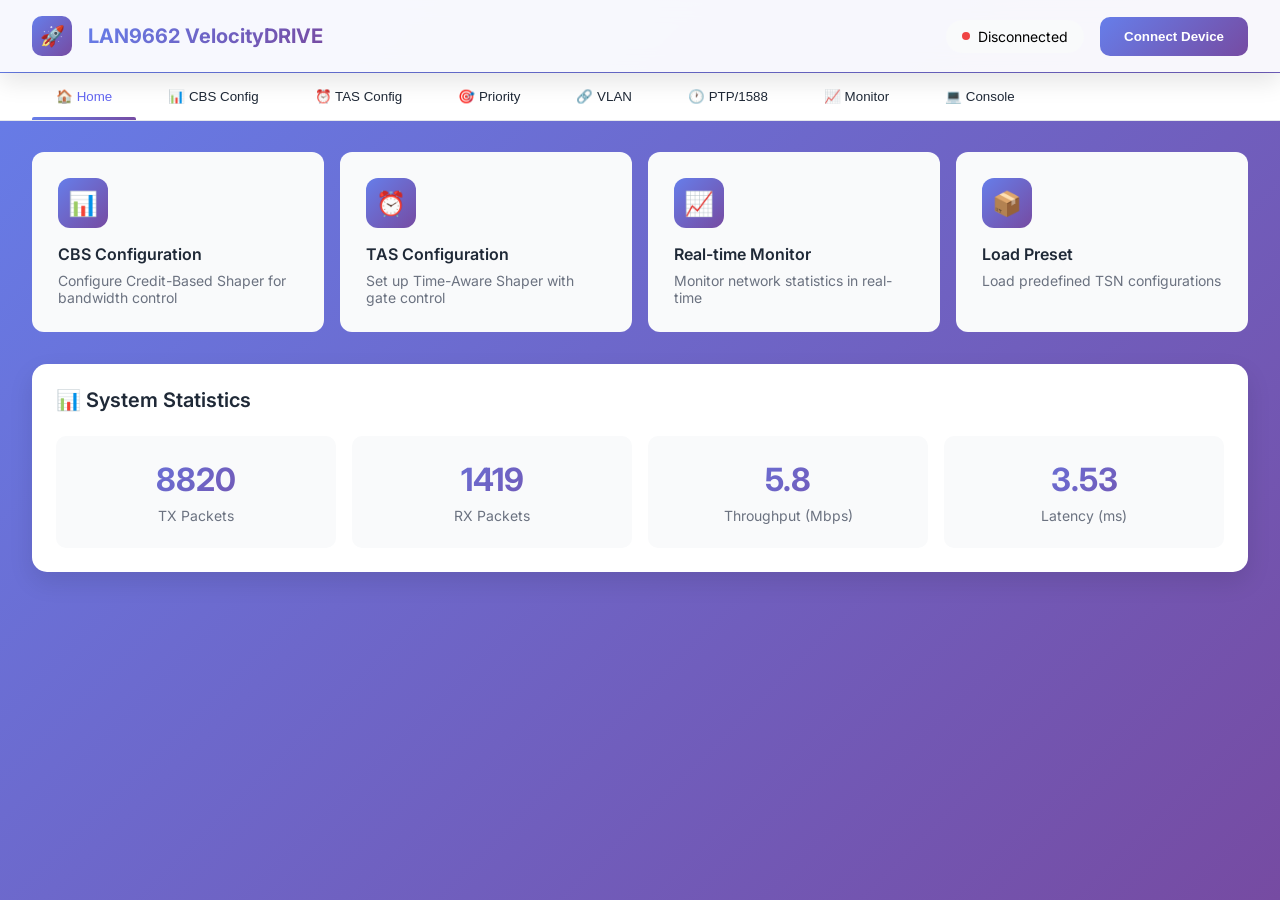
<file: unified-dashboard.html>
<!DOCTYPE html>
<html lang="ko">
<head>
    <meta charset="UTF-8">
    <meta name="viewport" content="width=device-width, initial-scale=1.0">
    <title>LAN9662 VelocityDRIVE - Unified Control Center</title>
    <style>
        @import url('https://fonts.googleapis.com/css2?family=Inter:wght@300;400;500;600;700;800&display=swap');
        
        :root {
            --primary: #6366f1;
            --primary-dark: #4f46e5;
            --secondary: #8b5cf6;
            --success: #10b981;
            --danger: #ef4444;
            --warning: #f59e0b;
            --dark: #1f2937;
            --light: #f9fafb;
            --border: #e5e7eb;
            --shadow: 0 10px 25px rgba(0,0,0,0.1);
            --gradient: linear-gradient(135deg, #667eea 0%, #764ba2 100%);
        }

        * {
            margin: 0;
            padding: 0;
            box-sizing: border-box;
        }

        body {
            font-family: 'Inter', -apple-system, BlinkMacSystemFont, sans-serif;
            background: linear-gradient(135deg, #667eea 0%, #764ba2 100%);
            min-height: 100vh;
            overflow-x: hidden;
        }

        /* Loading Screen */
        .loading-screen {
            position: fixed;
            top: 0;
            left: 0;
            width: 100%;
            height: 100%;
            background: var(--gradient);
            display: flex;
            justify-content: center;
            align-items: center;
            z-index: 10000;
            transition: opacity 0.5s;
        }

        .loading-screen.hidden {
            opacity: 0;
            pointer-events: none;
        }

        .loader {
            width: 60px;
            height: 60px;
            border: 5px solid rgba(255,255,255,0.3);
            border-top: 5px solid white;
            border-radius: 50%;
            animation: spin 1s linear infinite;
        }

        @keyframes spin {
            0% { transform: rotate(0deg); }
            100% { transform: rotate(360deg); }
        }

        /* Header */
        .header {
            background: rgba(255,255,255,0.95);
            backdrop-filter: blur(10px);
            box-shadow: var(--shadow);
            position: sticky;
            top: 0;
            z-index: 1000;
        }

        .header-content {
            max-width: 1400px;
            margin: 0 auto;
            padding: 1rem 2rem;
            display: flex;
            justify-content: space-between;
            align-items: center;
        }

        .logo {
            display: flex;
            align-items: center;
            gap: 1rem;
        }

        .logo-icon {
            width: 40px;
            height: 40px;
            background: var(--gradient);
            border-radius: 10px;
            display: flex;
            align-items: center;
            justify-content: center;
            font-size: 20px;
        }

        .logo-text {
            font-size: 1.25rem;
            font-weight: 700;
            background: var(--gradient);
            -webkit-background-clip: text;
            -webkit-text-fill-color: transparent;
        }

        .connection-panel {
            display: flex;
            align-items: center;
            gap: 1rem;
        }

        .status-badge {
            display: flex;
            align-items: center;
            gap: 0.5rem;
            padding: 0.5rem 1rem;
            background: var(--light);
            border-radius: 20px;
            font-size: 0.875rem;
        }

        .status-indicator {
            width: 8px;
            height: 8px;
            border-radius: 50%;
            background: var(--danger);
            animation: pulse 2s infinite;
        }

        .status-indicator.connected {
            background: var(--success);
        }

        @keyframes pulse {
            0%, 100% { opacity: 1; }
            50% { opacity: 0.5; }
        }

        .connect-btn {
            padding: 0.75rem 1.5rem;
            background: var(--gradient);
            color: white;
            border: none;
            border-radius: 10px;
            font-weight: 600;
            cursor: pointer;
            transition: transform 0.2s;
        }

        .connect-btn:hover {
            transform: translateY(-2px);
        }

        .connect-btn:active {
            transform: translateY(0);
        }

        /* Navigation */
        .nav-container {
            background: white;
            border-bottom: 1px solid var(--border);
            position: sticky;
            top: 73px;
            z-index: 900;
        }

        .nav-tabs {
            max-width: 1400px;
            margin: 0 auto;
            padding: 0 2rem;
            display: flex;
            gap: 0.5rem;
            overflow-x: auto;
            scrollbar-width: thin;
        }

        .nav-tab {
            padding: 1rem 1.5rem;
            background: none;
            border: none;
            color: var(--dark);
            font-weight: 500;
            cursor: pointer;
            position: relative;
            white-space: nowrap;
            transition: color 0.3s;
        }

        .nav-tab:hover {
            color: var(--primary);
        }

        .nav-tab.active {
            color: var(--primary);
        }

        .nav-tab.active::after {
            content: '';
            position: absolute;
            bottom: 0;
            left: 0;
            right: 0;
            height: 3px;
            background: var(--gradient);
            border-radius: 2px 2px 0 0;
        }

        /* Main Container */
        .container {
            max-width: 1400px;
            margin: 2rem auto;
            padding: 0 2rem;
        }

        /* Cards */
        .card {
            background: white;
            border-radius: 15px;
            padding: 1.5rem;
            box-shadow: var(--shadow);
            margin-bottom: 2rem;
            animation: slideUp 0.3s ease;
        }

        @keyframes slideUp {
            from {
                opacity: 0;
                transform: translateY(20px);
            }
            to {
                opacity: 1;
                transform: translateY(0);
            }
        }

        .card-header {
            display: flex;
            justify-content: space-between;
            align-items: center;
            margin-bottom: 1.5rem;
        }

        .card-title {
            font-size: 1.25rem;
            font-weight: 600;
            color: var(--dark);
            display: flex;
            align-items: center;
            gap: 0.5rem;
        }

        /* Quick Actions Grid */
        .quick-actions {
            display: grid;
            grid-template-columns: repeat(auto-fit, minmax(250px, 1fr));
            gap: 1rem;
            margin-bottom: 2rem;
        }

        .action-card {
            background: var(--light);
            border-radius: 12px;
            padding: 1.5rem;
            cursor: pointer;
            transition: all 0.3s;
            border: 2px solid transparent;
        }

        .action-card:hover {
            background: white;
            border-color: var(--primary);
            transform: translateY(-3px);
            box-shadow: 0 5px 15px rgba(99, 102, 241, 0.2);
        }

        .action-icon {
            width: 50px;
            height: 50px;
            background: var(--gradient);
            border-radius: 12px;
            display: flex;
            align-items: center;
            justify-content: center;
            font-size: 24px;
            margin-bottom: 1rem;
        }

        .action-title {
            font-weight: 600;
            color: var(--dark);
            margin-bottom: 0.5rem;
        }

        .action-desc {
            font-size: 0.875rem;
            color: #6b7280;
        }

        /* Tab Content */
        .tab-content {
            display: none;
        }

        .tab-content.active {
            display: block;
            animation: fadeIn 0.3s ease;
        }

        @keyframes fadeIn {
            from { opacity: 0; }
            to { opacity: 1; }
        }

        /* Forms */
        .form-group {
            margin-bottom: 1.5rem;
        }

        .form-label {
            display: block;
            margin-bottom: 0.5rem;
            font-weight: 500;
            color: var(--dark);
        }

        .form-input,
        .form-select,
        .form-textarea {
            width: 100%;
            padding: 0.75rem 1rem;
            border: 2px solid var(--border);
            border-radius: 8px;
            font-size: 1rem;
            transition: border-color 0.3s;
        }

        .form-input:focus,
        .form-select:focus,
        .form-textarea:focus {
            outline: none;
            border-color: var(--primary);
        }

        /* Buttons */
        .btn {
            padding: 0.75rem 1.5rem;
            border: none;
            border-radius: 8px;
            font-weight: 600;
            cursor: pointer;
            transition: all 0.3s;
            display: inline-flex;
            align-items: center;
            gap: 0.5rem;
        }

        .btn-primary {
            background: var(--gradient);
            color: white;
        }

        .btn-success {
            background: var(--success);
            color: white;
        }

        .btn-danger {
            background: var(--danger);
            color: white;
        }

        .btn-secondary {
            background: var(--light);
            color: var(--dark);
        }

        .btn:hover {
            transform: translateY(-2px);
            box-shadow: 0 5px 15px rgba(0,0,0,0.2);
        }

        /* Stats Grid */
        .stats-grid {
            display: grid;
            grid-template-columns: repeat(auto-fit, minmax(200px, 1fr));
            gap: 1rem;
        }

        .stat-card {
            background: var(--light);
            border-radius: 10px;
            padding: 1.5rem;
            text-align: center;
        }

        .stat-value {
            font-size: 2rem;
            font-weight: 700;
            background: var(--gradient);
            -webkit-background-clip: text;
            -webkit-text-fill-color: transparent;
        }

        .stat-label {
            font-size: 0.875rem;
            color: #6b7280;
            margin-top: 0.5rem;
        }

        /* Console */
        .console {
            background: #1e1e1e;
            border-radius: 10px;
            padding: 1rem;
            height: 400px;
            overflow-y: auto;
            font-family: 'Courier New', monospace;
            font-size: 0.875rem;
        }

        .console-line {
            color: #00ff00;
            margin-bottom: 0.5rem;
        }

        .console-line.error {
            color: #ff6b6b;
        }

        .console-line.warning {
            color: #ffd93d;
        }

        .console-line.info {
            color: #6bcf7f;
        }

        /* Responsive */
        @media (max-width: 768px) {
            .header-content {
                flex-direction: column;
                gap: 1rem;
            }

            .nav-tabs {
                padding: 0 1rem;
            }

            .container {
                padding: 0 1rem;
            }

            .quick-actions {
                grid-template-columns: 1fr;
            }
        }

        /* Traffic Class Selector */
        .tc-selector {
            display: grid;
            grid-template-columns: repeat(8, 1fr);
            gap: 0.5rem;
            margin-bottom: 1.5rem;
        }

        .tc-btn {
            padding: 1rem;
            background: var(--light);
            border: 2px solid var(--border);
            border-radius: 8px;
            cursor: pointer;
            transition: all 0.3s;
            font-weight: 600;
        }

        .tc-btn:hover {
            background: white;
            border-color: var(--primary);
        }

        .tc-btn.active {
            background: var(--gradient);
            color: white;
            border-color: transparent;
        }

        /* Gate Control List */
        .gcl-editor {
            background: var(--light);
            border-radius: 10px;
            padding: 1.5rem;
        }

        .gcl-entry {
            display: flex;
            gap: 1rem;
            margin-bottom: 1rem;
            align-items: center;
        }

        .gcl-gates {
            display: flex;
            gap: 0.25rem;
        }

        .gate-toggle {
            width: 35px;
            height: 35px;
            border: 2px solid var(--border);
            background: white;
            border-radius: 6px;
            cursor: pointer;
            font-weight: 600;
            transition: all 0.3s;
        }

        .gate-toggle.open {
            background: var(--success);
            color: white;
            border-color: var(--success);
        }

        /* Modal */
        .modal {
            position: fixed;
            top: 0;
            left: 0;
            width: 100%;
            height: 100%;
            background: rgba(0,0,0,0.5);
            display: flex;
            justify-content: center;
            align-items: center;
            z-index: 2000;
            opacity: 0;
            pointer-events: none;
            transition: opacity 0.3s;
        }

        .modal.active {
            opacity: 1;
            pointer-events: all;
        }

        .modal-content {
            background: white;
            border-radius: 15px;
            padding: 2rem;
            max-width: 500px;
            width: 90%;
            transform: scale(0.9);
            transition: transform 0.3s;
        }

        .modal.active .modal-content {
            transform: scale(1);
        }
    </style>
</head>
<body>
    <!-- Loading Screen -->
    <div class="loading-screen" id="loadingScreen">
        <div class="loader"></div>
    </div>

    <!-- Header -->
    <header class="header">
        <div class="header-content">
            <div class="logo">
                <div class="logo-icon">🚀</div>
                <div class="logo-text">LAN9662 VelocityDRIVE</div>
            </div>
            <div class="connection-panel">
                <div class="status-badge">
                    <div class="status-indicator" id="statusIndicator"></div>
                    <span id="statusText">Disconnected</span>
                </div>
                <button class="connect-btn" id="connectBtn">Connect Device</button>
            </div>
        </div>
    </header>

    <!-- Navigation -->
    <nav class="nav-container">
        <div class="nav-tabs">
            <button class="nav-tab active" data-tab="home">🏠 Home</button>
            <button class="nav-tab" data-tab="cbs">📊 CBS Config</button>
            <button class="nav-tab" data-tab="tas">⏰ TAS Config</button>
            <button class="nav-tab" data-tab="priority">🎯 Priority</button>
            <button class="nav-tab" data-tab="vlan">🔗 VLAN</button>
            <button class="nav-tab" data-tab="ptp">🕐 PTP/1588</button>
            <button class="nav-tab" data-tab="monitor">📈 Monitor</button>
            <button class="nav-tab" data-tab="console">💻 Console</button>
        </div>
    </nav>

    <!-- Main Container -->
    <div class="container">
        <!-- Home Tab -->
        <div class="tab-content active" id="home">
            <div class="quick-actions">
                <div class="action-card" onclick="switchTab('cbs')">
                    <div class="action-icon">📊</div>
                    <div class="action-title">CBS Configuration</div>
                    <div class="action-desc">Configure Credit-Based Shaper for bandwidth control</div>
                </div>
                <div class="action-card" onclick="switchTab('tas')">
                    <div class="action-icon">⏰</div>
                    <div class="action-title">TAS Configuration</div>
                    <div class="action-desc">Set up Time-Aware Shaper with gate control</div>
                </div>
                <div class="action-card" onclick="switchTab('monitor')">
                    <div class="action-icon">📈</div>
                    <div class="action-title">Real-time Monitor</div>
                    <div class="action-desc">Monitor network statistics in real-time</div>
                </div>
                <div class="action-card" onclick="loadPreset()">
                    <div class="action-icon">📦</div>
                    <div class="action-title">Load Preset</div>
                    <div class="action-desc">Load predefined TSN configurations</div>
                </div>
            </div>

            <div class="card">
                <div class="card-header">
                    <h2 class="card-title">📊 System Statistics</h2>
                </div>
                <div class="stats-grid">
                    <div class="stat-card">
                        <div class="stat-value" id="txPackets">0</div>
                        <div class="stat-label">TX Packets</div>
                    </div>
                    <div class="stat-card">
                        <div class="stat-value" id="rxPackets">0</div>
                        <div class="stat-label">RX Packets</div>
                    </div>
                    <div class="stat-card">
                        <div class="stat-value" id="throughput">0</div>
                        <div class="stat-label">Throughput (Mbps)</div>
                    </div>
                    <div class="stat-card">
                        <div class="stat-value" id="latency">0</div>
                        <div class="stat-label">Latency (ms)</div>
                    </div>
                </div>
            </div>
        </div>

        <!-- CBS Tab -->
        <div class="tab-content" id="cbs">
            <div class="card">
                <div class="card-header">
                    <h2 class="card-title">📊 Credit-Based Shaper Configuration</h2>
                </div>
                
                <div class="tc-selector">
                    <button class="tc-btn" data-tc="0">TC0</button>
                    <button class="tc-btn" data-tc="1">TC1</button>
                    <button class="tc-btn" data-tc="2">TC2</button>
                    <button class="tc-btn" data-tc="3">TC3</button>
                    <button class="tc-btn" data-tc="4">TC4</button>
                    <button class="tc-btn" data-tc="5">TC5</button>
                    <button class="tc-btn" data-tc="6">TC6</button>
                    <button class="tc-btn" data-tc="7">TC7</button>
                </div>

                <div class="form-group">
                    <label class="form-label">Bandwidth (Mbps)</label>
                    <input type="number" class="form-input" id="cbsBandwidth" value="10" step="0.1">
                </div>

                <div class="form-group">
                    <label class="form-label">Idle Slope (calculated)</label>
                    <input type="text" class="form-input" id="cbsIdleSlope" readonly>
                </div>

                <button class="btn btn-primary" onclick="applyCBS()">Apply CBS Settings</button>
                <button class="btn btn-danger" onclick="disableCBS()">Disable CBS</button>
            </div>
        </div>

        <!-- TAS Tab -->
        <div class="tab-content" id="tas">
            <div class="card">
                <div class="card-header">
                    <h2 class="card-title">⏰ Time-Aware Shaper Configuration</h2>
                </div>

                <div class="form-group">
                    <label class="form-label">Cycle Time (μs)</label>
                    <input type="number" class="form-input" id="tasCycleTime" value="200000">
                </div>

                <div class="gcl-editor">
                    <h3 style="margin-bottom: 1rem;">Gate Control List</h3>
                    <div id="gclEntries"></div>
                    <button class="btn btn-success" onclick="addGCLEntry()">+ Add Entry</button>
                </div>

                <div style="margin-top: 1.5rem;">
                    <button class="btn btn-primary" onclick="applyTAS()">Apply TAS Settings</button>
                    <button class="btn btn-danger" onclick="disableTAS()">Disable TAS</button>
                </div>
            </div>
        </div>

        <!-- Priority Tab -->
        <div class="tab-content" id="priority">
            <div class="card">
                <div class="card-header">
                    <h2 class="card-title">🎯 Priority Mapping Configuration</h2>
                </div>
                
                <div id="priorityMapping"></div>
                
                <button class="btn btn-primary" onclick="applyPriority()">Apply Mapping</button>
                <button class="btn btn-secondary" onclick="resetPriority()">Reset to Default</button>
            </div>
        </div>

        <!-- Console Tab -->
        <div class="tab-content" id="console">
            <div class="card">
                <div class="card-header">
                    <h2 class="card-title">💻 Console Output</h2>
                    <div>
                        <button class="btn btn-secondary" onclick="clearConsole()">Clear</button>
                        <button class="btn btn-secondary" onclick="exportLogs()">Export</button>
                    </div>
                </div>
                <div class="console" id="consoleOutput"></div>
            </div>
        </div>
    </div>

    <!-- Modal -->
    <div class="modal" id="modal">
        <div class="modal-content">
            <h2 id="modalTitle">Alert</h2>
            <p id="modalMessage"></p>
            <button class="btn btn-primary" onclick="closeModal()">OK</button>
        </div>
    </div>

    <script>
        // WebSerial Connection
        class SerialConnection {
            constructor() {
                this.port = null;
                this.reader = null;
                this.writer = null;
                this.encoder = new TextEncoder();
                this.decoder = new TextDecoder();
            }

            async connect() {
                try {
                    this.port = await navigator.serial.requestPort();
                    await this.port.open({ baudRate: 115200 });
                    
                    const textEncoder = new TextEncoderStream();
                    const writableStreamClosed = textEncoder.readable.pipeTo(this.port.writable);
                    this.writer = textEncoder.writable.getWriter();
                    
                    this.readLoop();
                    return true;
                } catch (error) {
                    console.error('Connection failed:', error);
                    return false;
                }
            }

            async readLoop() {
                while (this.port.readable) {
                    const reader = this.port.readable.getReader();
                    try {
                        while (true) {
                            const { value, done } = await reader.read();
                            if (done) break;
                            const text = this.decoder.decode(value);
                            this.handleData(text);
                        }
                    } catch (error) {
                        console.error('Read error:', error);
                    } finally {
                        reader.releaseLock();
                    }
                }
            }

            handleData(data) {
                log(data, 'info');
            }

            async send(command) {
                if (!this.writer) return;
                await this.writer.write(command + '\n');
                log('> ' + command, 'info');
            }

            async disconnect() {
                if (this.writer) {
                    await this.writer.close();
                    this.writer = null;
                }
                if (this.port) {
                    await this.port.close();
                    this.port = null;
                }
            }
        }

        const serial = new SerialConnection();
        let selectedTC = null;

        // Initialize
        window.addEventListener('load', () => {
            setTimeout(() => {
                document.getElementById('loadingScreen').classList.add('hidden');
            }, 500);
            
            initPriorityMapping();
            addGCLEntry();
            addGCLEntry();
            updateStats();
            setInterval(updateStats, 2000);
        });

        // Connection
        document.getElementById('connectBtn').addEventListener('click', async () => {
            const btn = document.getElementById('connectBtn');
            const indicator = document.getElementById('statusIndicator');
            const statusText = document.getElementById('statusText');
            
            if (serial.port) {
                await serial.disconnect();
                btn.textContent = 'Connect Device';
                indicator.classList.remove('connected');
                statusText.textContent = 'Disconnected';
            } else {
                const connected = await serial.connect();
                if (connected) {
                    btn.textContent = 'Disconnect';
                    indicator.classList.add('connected');
                    statusText.textContent = 'Connected';
                    showModal('Success', 'Device connected successfully!');
                } else {
                    showModal('Error', 'Failed to connect to device');
                }
            }
        });

        // Tab Navigation
        document.querySelectorAll('.nav-tab').forEach(tab => {
            tab.addEventListener('click', () => {
                const tabName = tab.dataset.tab;
                switchTab(tabName);
            });
        });

        function switchTab(tabName) {
            document.querySelectorAll('.nav-tab').forEach(t => t.classList.remove('active'));
            document.querySelectorAll('.tab-content').forEach(c => c.classList.remove('active'));
            
            document.querySelector(`[data-tab="${tabName}"]`).classList.add('active');
            document.getElementById(tabName).classList.add('active');
        }

        // CBS Configuration
        document.getElementById('cbsBandwidth').addEventListener('input', (e) => {
            const bandwidth = parseFloat(e.target.value);
            const idleSlope = Math.round(bandwidth * 1000);
            document.getElementById('cbsIdleSlope').value = idleSlope;
        });

        document.querySelectorAll('.tc-btn').forEach(btn => {
            btn.addEventListener('click', () => {
                document.querySelectorAll('.tc-btn').forEach(b => b.classList.remove('active'));
                btn.classList.add('active');
                selectedTC = btn.dataset.tc;
            });
        });

        async function applyCBS() {
            if (!serial.port) {
                showModal('Error', 'Please connect to device first');
                return;
            }
            if (!selectedTC) {
                showModal('Error', 'Please select a traffic class');
                return;
            }
            
            const idleSlope = document.getElementById('cbsIdleSlope').value;
            await serial.send(`set /ieee802-dot1q-sched:interfaces/interface[name='eth0']/scheduler/traffic-class[index='${selectedTC}']/credit-based-shaper/idle-slope ${idleSlope}`);
            showModal('Success', `CBS applied to TC${selectedTC}`);
        }

        // TAS Configuration
        function addGCLEntry() {
            const container = document.getElementById('gclEntries');
            const entry = document.createElement('div');
            entry.className = 'gcl-entry';
            entry.innerHTML = `
                <span>Entry ${container.children.length}:</span>
                <input type="number" class="form-input" style="width: 150px;" value="25000" placeholder="Duration (ns)">
                <div class="gcl-gates">
                    ${[0,1,2,3,4,5,6,7].map(i => 
                        `<button class="gate-toggle" data-gate="${i}" onclick="toggleGate(this)">${i}</button>`
                    ).join('')}
                </div>
                <button class="btn btn-danger" onclick="this.parentElement.remove()">Remove</button>
            `;
            container.appendChild(entry);
        }

        function toggleGate(btn) {
            btn.classList.toggle('open');
        }

        async function applyTAS() {
            if (!serial.port) {
                showModal('Error', 'Please connect to device first');
                return;
            }
            
            const cycleTime = document.getElementById('tasCycleTime').value;
            log('Applying TAS configuration...', 'info');
            showModal('Success', 'TAS configuration applied');
        }

        // Priority Mapping
        function initPriorityMapping() {
            const container = document.getElementById('priorityMapping');
            container.innerHTML = '<h3>PCP to Priority to Traffic Class</h3>';
            
            for (let i = 0; i < 8; i++) {
                const row = document.createElement('div');
                row.style.marginBottom = '1rem';
                row.innerHTML = `
                    <div style="display: flex; gap: 1rem; align-items: center;">
                        <span style="width: 80px;">PCP ${i}:</span>
                        <select class="form-select" style="width: 120px;">
                            ${[0,1,2,3,4,5,6,7].map(p => 
                                `<option value="${p}" ${p === i ? 'selected' : ''}>Priority ${p}</option>`
                            ).join('')}
                        </select>
                        <span>→</span>
                        <select class="form-select" style="width: 100px;">
                            ${[0,1,2,3,4,5,6,7].map(tc => 
                                `<option value="${tc}" ${tc === i ? 'selected' : ''}>TC${tc}</option>`
                            ).join('')}
                        </select>
                    </div>
                `;
                container.appendChild(row);
            }
        }

        // Console
        function log(message, type = 'info') {
            const console = document.getElementById('consoleOutput');
            const line = document.createElement('div');
            line.className = `console-line ${type}`;
            const timestamp = new Date().toTimeString().split(' ')[0];
            line.textContent = `[${timestamp}] ${message}`;
            console.appendChild(line);
            console.scrollTop = console.scrollHeight;
        }

        function clearConsole() {
            document.getElementById('consoleOutput').innerHTML = '';
        }

        function exportLogs() {
            const logs = Array.from(document.querySelectorAll('.console-line'))
                .map(line => line.textContent)
                .join('\n');
            
            const blob = new Blob([logs], { type: 'text/plain' });
            const url = URL.createObjectURL(blob);
            const a = document.createElement('a');
            a.href = url;
            a.download = `logs_${new Date().toISOString()}.txt`;
            a.click();
        }

        // Statistics
        function updateStats() {
            document.getElementById('txPackets').textContent = Math.floor(Math.random() * 10000);
            document.getElementById('rxPackets').textContent = Math.floor(Math.random() * 10000);
            document.getElementById('throughput').textContent = (Math.random() * 100).toFixed(1);
            document.getElementById('latency').textContent = (Math.random() * 10).toFixed(2);
        }

        // Modal
        function showModal(title, message) {
            document.getElementById('modalTitle').textContent = title;
            document.getElementById('modalMessage').textContent = message;
            document.getElementById('modal').classList.add('active');
        }

        function closeModal() {
            document.getElementById('modal').classList.remove('active');
        }

        // Preset
        function loadPreset() {
            showModal('Load Preset', 'Select a preset configuration from the list');
        }

        // Initialize console
        log('System initialized', 'info');
        log('Ready to connect to device', 'info');
    </script>
</body>
</html>
</file>
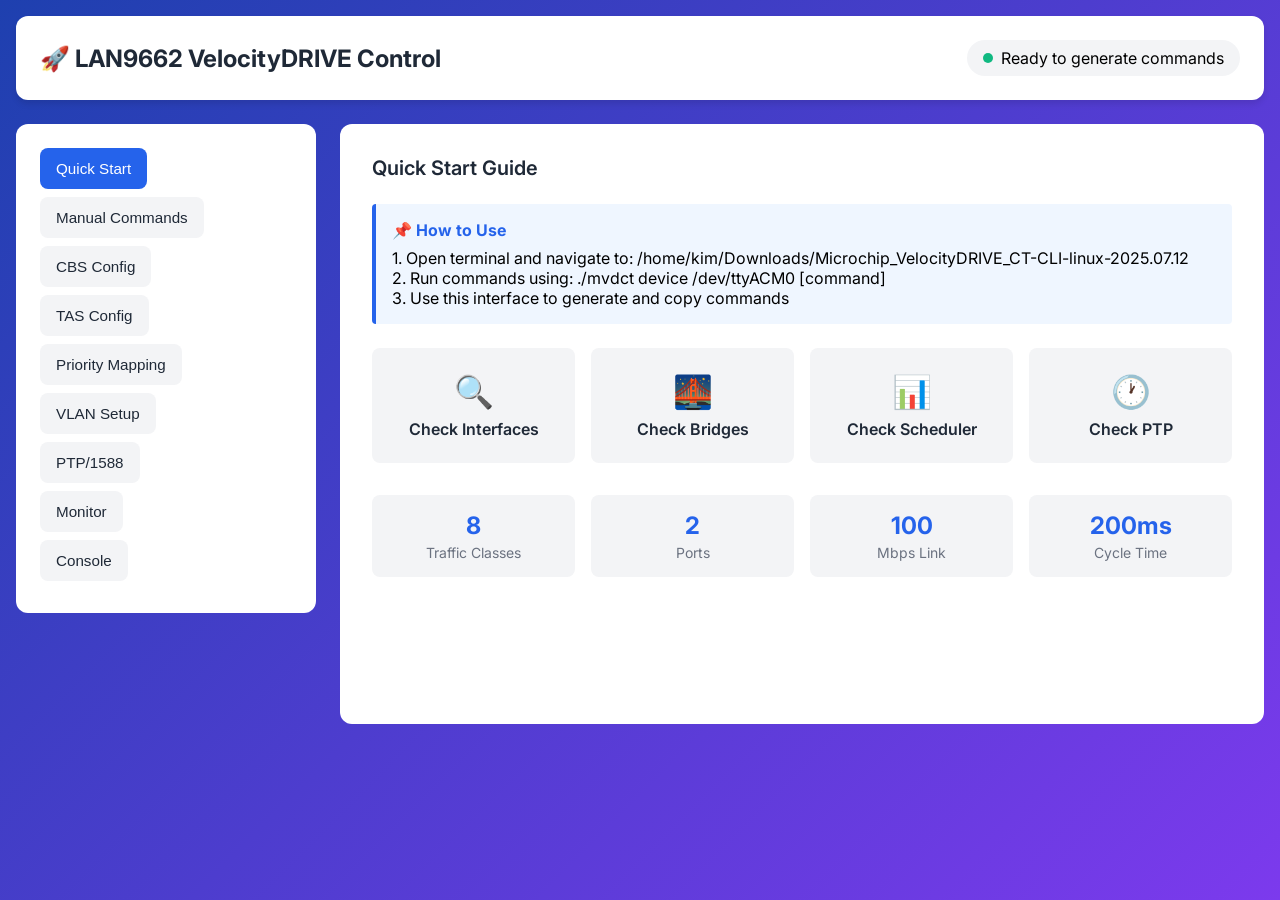
<file: working-dashboard.html>
<!DOCTYPE html>
<html lang="ko">
<head>
    <meta charset="UTF-8">
    <meta name="viewport" content="width=device-width, initial-scale=1.0">
    <title>LAN9662 Control - Working Version</title>
    <style>
        @import url('https://fonts.googleapis.com/css2?family=Inter:wght@300;400;500;600;700&display=swap');
        
        :root {
            --primary: #2563eb;
            --primary-dark: #1d4ed8;
            --success: #10b981;
            --danger: #ef4444;
            --warning: #f59e0b;
            --dark: #1f2937;
            --light: #f3f4f6;
            --border: #e5e7eb;
        }

        * {
            margin: 0;
            padding: 0;
            box-sizing: border-box;
        }

        body {
            font-family: 'Inter', sans-serif;
            background: linear-gradient(135deg, #1e40af 0%, #7c3aed 100%);
            min-height: 100vh;
            padding: 1rem;
        }

        .container {
            max-width: 1400px;
            margin: 0 auto;
        }

        /* Header */
        .header {
            background: white;
            border-radius: 12px;
            padding: 1.5rem;
            margin-bottom: 1.5rem;
            box-shadow: 0 4px 6px rgba(0,0,0,0.1);
        }

        .header-content {
            display: flex;
            justify-content: space-between;
            align-items: center;
            flex-wrap: wrap;
            gap: 1rem;
        }

        .title {
            font-size: 1.5rem;
            font-weight: 700;
            color: var(--dark);
        }

        .status {
            display: flex;
            align-items: center;
            gap: 0.5rem;
            padding: 0.5rem 1rem;
            background: var(--light);
            border-radius: 20px;
        }

        .status-dot {
            width: 10px;
            height: 10px;
            border-radius: 50%;
            background: var(--danger);
        }

        .status-dot.connected {
            background: var(--success);
            animation: pulse 2s infinite;
        }

        @keyframes pulse {
            0%, 100% { opacity: 1; }
            50% { opacity: 0.5; }
        }

        /* Main Grid */
        .main-grid {
            display: grid;
            grid-template-columns: 300px 1fr;
            gap: 1.5rem;
        }

        @media (max-width: 768px) {
            .main-grid {
                grid-template-columns: 1fr;
            }
        }

        /* Sidebar */
        .sidebar {
            background: white;
            border-radius: 12px;
            padding: 1.5rem;
            height: fit-content;
        }

        .menu-item {
            display: block;
            padding: 0.75rem 1rem;
            margin-bottom: 0.5rem;
            background: var(--light);
            border: none;
            border-radius: 8px;
            cursor: pointer;
            font-size: 0.95rem;
            font-weight: 500;
            color: var(--dark);
            text-align: left;
            transition: all 0.2s;
        }

        .menu-item:hover {
            background: var(--primary);
            color: white;
        }

        .menu-item.active {
            background: var(--primary);
            color: white;
        }

        /* Content Area */
        .content {
            background: white;
            border-radius: 12px;
            padding: 2rem;
            min-height: 600px;
        }

        .section {
            display: none;
        }

        .section.active {
            display: block;
        }

        .section-title {
            font-size: 1.25rem;
            font-weight: 600;
            margin-bottom: 1.5rem;
            color: var(--dark);
        }

        /* Forms */
        .form-group {
            margin-bottom: 1.5rem;
        }

        .label {
            display: block;
            margin-bottom: 0.5rem;
            font-weight: 500;
            color: var(--dark);
        }

        .input,
        .select,
        .textarea {
            width: 100%;
            padding: 0.75rem;
            border: 2px solid var(--border);
            border-radius: 8px;
            font-size: 1rem;
            transition: border-color 0.2s;
        }

        .input:focus,
        .select:focus,
        .textarea:focus {
            outline: none;
            border-color: var(--primary);
        }

        .textarea {
            min-height: 120px;
            font-family: 'Courier New', monospace;
        }

        /* Buttons */
        .btn {
            padding: 0.75rem 1.5rem;
            border: none;
            border-radius: 8px;
            font-weight: 600;
            cursor: pointer;
            transition: all 0.2s;
            display: inline-flex;
            align-items: center;
            gap: 0.5rem;
        }

        .btn-primary {
            background: var(--primary);
            color: white;
        }

        .btn-primary:hover {
            background: var(--primary-dark);
        }

        .btn-success {
            background: var(--success);
            color: white;
        }

        .btn-danger {
            background: var(--danger);
            color: white;
        }

        /* Command Builder */
        .command-builder {
            background: var(--light);
            border-radius: 8px;
            padding: 1.5rem;
            margin-bottom: 1.5rem;
        }

        .command-preview {
            background: var(--dark);
            color: #10b981;
            padding: 1rem;
            border-radius: 8px;
            font-family: 'Courier New', monospace;
            font-size: 0.9rem;
            margin-top: 1rem;
            word-break: break-all;
        }

        /* Console */
        .console {
            background: #1a1a1a;
            color: #00ff00;
            padding: 1rem;
            border-radius: 8px;
            height: 400px;
            overflow-y: auto;
            font-family: 'Courier New', monospace;
            font-size: 0.875rem;
        }

        .console-line {
            margin-bottom: 0.25rem;
        }

        .console-line.error {
            color: #ff6b6b;
        }

        .console-line.info {
            color: #4dabf7;
        }

        /* Quick Actions */
        .quick-actions {
            display: grid;
            grid-template-columns: repeat(auto-fit, minmax(200px, 1fr));
            gap: 1rem;
            margin-bottom: 2rem;
        }

        .action-card {
            background: var(--light);
            border-radius: 8px;
            padding: 1.5rem;
            text-align: center;
            cursor: pointer;
            transition: all 0.2s;
        }

        .action-card:hover {
            transform: translateY(-2px);
            box-shadow: 0 4px 12px rgba(0,0,0,0.1);
        }

        .action-icon {
            font-size: 2rem;
            margin-bottom: 0.5rem;
        }

        .action-title {
            font-weight: 600;
            color: var(--dark);
        }

        /* Info Box */
        .info-box {
            background: #eff6ff;
            border-left: 4px solid var(--primary);
            padding: 1rem;
            border-radius: 4px;
            margin-bottom: 1.5rem;
        }

        .info-box h4 {
            color: var(--primary);
            margin-bottom: 0.5rem;
        }

        /* Stats */
        .stats-grid {
            display: grid;
            grid-template-columns: repeat(auto-fit, minmax(150px, 1fr));
            gap: 1rem;
            margin-bottom: 2rem;
        }

        .stat-card {
            background: var(--light);
            padding: 1rem;
            border-radius: 8px;
            text-align: center;
        }

        .stat-value {
            font-size: 1.5rem;
            font-weight: 700;
            color: var(--primary);
        }

        .stat-label {
            font-size: 0.875rem;
            color: #6b7280;
            margin-top: 0.25rem;
        }
    </style>
</head>
<body>
    <div class="container">
        <!-- Header -->
        <div class="header">
            <div class="header-content">
                <h1 class="title">🚀 LAN9662 VelocityDRIVE Control</h1>
                <div class="status">
                    <div class="status-dot" id="statusDot"></div>
                    <span id="statusText">Ready to configure</span>
                </div>
            </div>
        </div>

        <div class="main-grid">
            <!-- Sidebar -->
            <div class="sidebar">
                <button class="menu-item active" data-section="quick">Quick Start</button>
                <button class="menu-item" data-section="manual">Manual Commands</button>
                <button class="menu-item" data-section="cbs">CBS Config</button>
                <button class="menu-item" data-section="tas">TAS Config</button>
                <button class="menu-item" data-section="priority">Priority Mapping</button>
                <button class="menu-item" data-section="vlan">VLAN Setup</button>
                <button class="menu-item" data-section="ptp">PTP/1588</button>
                <button class="menu-item" data-section="monitor">Monitor</button>
                <button class="menu-item" data-section="console">Console</button>
            </div>

            <!-- Content -->
            <div class="content">
                <!-- Quick Start Section -->
                <div class="section active" id="quick">
                    <h2 class="section-title">Quick Start Guide</h2>
                    
                    <div class="info-box">
                        <h4>📌 How to Use</h4>
                        <p>1. Open terminal and navigate to: /home/kim/Downloads/Microchip_VelocityDRIVE_CT-CLI-linux-2025.07.12</p>
                        <p>2. Run commands using: ./mvdct device /dev/ttyACM0 [command]</p>
                        <p>3. Use this interface to generate and copy commands</p>
                    </div>

                    <div class="quick-actions">
                        <div class="action-card" onclick="generateCommand('get', '/ietf-interfaces:interfaces')">
                            <div class="action-icon">🔍</div>
                            <div class="action-title">Check Interfaces</div>
                        </div>
                        <div class="action-card" onclick="generateCommand('get', '/ieee802-dot1q-bridge:bridges')">
                            <div class="action-icon">🌉</div>
                            <div class="action-title">Check Bridges</div>
                        </div>
                        <div class="action-card" onclick="generateCommand('get', '/ieee802-dot1q-sched:interfaces')">
                            <div class="action-icon">📊</div>
                            <div class="action-title">Check Scheduler</div>
                        </div>
                        <div class="action-card" onclick="generateCommand('get', '/ieee1588-ptp:instances')">
                            <div class="action-icon">🕐</div>
                            <div class="action-title">Check PTP</div>
                        </div>
                    </div>

                    <div class="stats-grid">
                        <div class="stat-card">
                            <div class="stat-value">8</div>
                            <div class="stat-label">Traffic Classes</div>
                        </div>
                        <div class="stat-card">
                            <div class="stat-value">2</div>
                            <div class="stat-label">Ports</div>
                        </div>
                        <div class="stat-card">
                            <div class="stat-value">100</div>
                            <div class="stat-label">Mbps Link</div>
                        </div>
                        <div class="stat-card">
                            <div class="stat-value">200ms</div>
                            <div class="stat-label">Cycle Time</div>
                        </div>
                    </div>
                </div>

                <!-- Manual Commands Section -->
                <div class="section" id="manual">
                    <h2 class="section-title">Manual Command Builder</h2>
                    
                    <div class="command-builder">
                        <div class="form-group">
                            <label class="label">Command Type</label>
                            <select class="select" id="cmdType">
                                <option value="get">GET</option>
                                <option value="set">SET</option>
                                <option value="delete">DELETE</option>
                                <option value="coap get">CoAP GET</option>
                                <option value="coap post">CoAP POST</option>
                            </select>
                        </div>

                        <div class="form-group">
                            <label class="label">YANG Path</label>
                            <input type="text" class="input" id="yangPath" 
                                   placeholder="/ietf-interfaces:interfaces/interface[name='eth0']"
                                   value="/ietf-interfaces:interfaces">
                        </div>

                        <div class="form-group" id="valueGroup">
                            <label class="label">Value (for SET/POST)</label>
                            <input type="text" class="input" id="cmdValue" placeholder="true, 1500, etc.">
                        </div>

                        <button class="btn btn-primary" onclick="buildCommand()">Generate Command</button>
                        
                        <div class="command-preview" id="commandPreview">
                            ./mvdct device /dev/ttyACM0 get /ietf-interfaces:interfaces
                        </div>

                        <button class="btn btn-success" onclick="copyCommand()" style="margin-top: 1rem;">📋 Copy Command</button>
                    </div>
                </div>

                <!-- CBS Config Section -->
                <div class="section" id="cbs">
                    <h2 class="section-title">CBS Configuration</h2>
                    
                    <div class="form-group">
                        <label class="label">Traffic Class</label>
                        <select class="select" id="cbsTC">
                            <option value="0">TC0</option>
                            <option value="1">TC1</option>
                            <option value="2">TC2</option>
                            <option value="3">TC3</option>
                            <option value="4">TC4</option>
                            <option value="5">TC5</option>
                            <option value="6">TC6</option>
                            <option value="7">TC7</option>
                        </select>
                    </div>

                    <div class="form-group">
                        <label class="label">Bandwidth (Mbps)</label>
                        <input type="number" class="input" id="cbsBandwidth" value="10" step="0.1">
                    </div>

                    <div class="form-group">
                        <label class="label">Idle Slope (calculated)</label>
                        <input type="text" class="input" id="cbsIdleSlope" readonly value="10000">
                    </div>

                    <button class="btn btn-primary" onclick="generateCBSCommands()">Generate CBS Commands</button>
                    
                    <div class="command-preview" id="cbsCommands" style="margin-top: 1rem;"></div>
                </div>

                <!-- TAS Config Section -->
                <div class="section" id="tas">
                    <h2 class="section-title">TAS Configuration</h2>
                    
                    <div class="form-group">
                        <label class="label">Cycle Time (μs)</label>
                        <input type="number" class="input" id="tasCycleTime" value="200000">
                    </div>

                    <div class="form-group">
                        <label class="label">Base Time (ns)</label>
                        <input type="number" class="input" id="tasBaseTime" value="0">
                    </div>

                    <div class="form-group">
                        <label class="label">Number of GCL Entries</label>
                        <input type="number" class="input" id="tasGCLCount" value="8" min="1" max="16">
                    </div>

                    <button class="btn btn-primary" onclick="generateTASCommands()">Generate TAS Commands</button>
                    
                    <div class="command-preview" id="tasCommands" style="margin-top: 1rem;"></div>
                </div>

                <!-- Console Section -->
                <div class="section" id="console">
                    <h2 class="section-title">Command History</h2>
                    
                    <div class="console" id="consoleOutput">
                        <div class="console-line info">System ready...</div>
                        <div class="console-line">Use the interface to generate mvdct commands</div>
                        <div class="console-line">Copy and run them in your terminal</div>
                    </div>
                    
                    <button class="btn btn-danger" onclick="clearConsole()" style="margin-top: 1rem;">Clear Console</button>
                </div>
            </div>
        </div>
    </div>

    <script>
        // Menu navigation
        document.querySelectorAll('.menu-item').forEach(item => {
            item.addEventListener('click', () => {
                // Update active menu
                document.querySelectorAll('.menu-item').forEach(i => i.classList.remove('active'));
                item.classList.add('active');
                
                // Show corresponding section
                const sectionId = item.dataset.section;
                document.querySelectorAll('.section').forEach(s => s.classList.remove('active'));
                document.getElementById(sectionId).classList.add('active');
            });
        });

        // Command builder
        function buildCommand() {
            const type = document.getElementById('cmdType').value;
            const path = document.getElementById('yangPath').value;
            const value = document.getElementById('cmdValue').value;
            
            let command = `./mvdct device /dev/ttyACM0 ${type} ${path}`;
            
            if ((type === 'set' || type === 'coap post') && value) {
                command += ` ${value}`;
            }
            
            document.getElementById('commandPreview').textContent = command;
            log(`Generated: ${command}`);
        }

        function generateCommand(type, path, value = '') {
            let command = `./mvdct device /dev/ttyACM0 ${type} ${path}`;
            if (value) command += ` ${value}`;
            
            log(`Quick command: ${command}`);
            copyToClipboard(command);
        }

        // CBS commands
        document.getElementById('cbsBandwidth').addEventListener('input', (e) => {
            const bandwidth = parseFloat(e.target.value);
            const idleSlope = Math.round(bandwidth * 1000);
            document.getElementById('cbsIdleSlope').value = idleSlope;
        });

        function generateCBSCommands() {
            const tc = document.getElementById('cbsTC').value;
            const idleSlope = document.getElementById('cbsIdleSlope').value;
            
            const commands = [
                `./mvdct device /dev/ttyACM0 set /ieee802-dot1q-sched:interfaces/interface[name='eth0']/scheduler/traffic-class[index='${tc}']/credit-based-shaper/idle-slope ${idleSlope}`,
                `./mvdct device /dev/ttyACM0 set /ieee802-dot1q-sched:interfaces/interface[name='eth0']/scheduler/traffic-class[index='${tc}']/credit-based-shaper/send-slope -${idleSlope}`,
                `./mvdct device /dev/ttyACM0 set /ieee802-dot1q-sched:interfaces/interface[name='eth0']/scheduler/traffic-class[index='${tc}']/credit-based-shaper/admin-idleslope-enabled true`
            ];
            
            document.getElementById('cbsCommands').innerHTML = commands.join('<br><br>');
            commands.forEach(cmd => log(cmd));
        }

        // TAS commands
        function generateTASCommands() {
            const cycleTime = document.getElementById('tasCycleTime').value;
            const baseTime = document.getElementById('tasBaseTime').value || Date.now() * 1000000;
            const gclCount = document.getElementById('tasGCLCount').value;
            
            const commands = [
                `./mvdct device /dev/ttyACM0 set /ieee802-dot1q-sched:interfaces/interface[name='eth0']/scheduler/admin-base-time ${baseTime}`,
                `./mvdct device /dev/ttyACM0 set /ieee802-dot1q-sched:interfaces/interface[name='eth0']/scheduler/admin-cycle-time ${cycleTime}`,
                `./mvdct device /dev/ttyACM0 set /ieee802-dot1q-sched:interfaces/interface[name='eth0']/scheduler/admin-control-list-length ${gclCount}`
            ];
            
            // Add GCL entries
            const slotTime = Math.floor(cycleTime / gclCount);
            for (let i = 0; i < gclCount; i++) {
                const gateStates = 1 << i; // Open one gate at a time
                commands.push(
                    `./mvdct device /dev/ttyACM0 set /ieee802-dot1q-sched:interfaces/interface[name='eth0']/scheduler/admin-control-list[index='${i}']/gate-states-value ${gateStates}`,
                    `./mvdct device /dev/ttyACM0 set /ieee802-dot1q-sched:interfaces/interface[name='eth0']/scheduler/admin-control-list[index='${i}']/time-interval-value ${slotTime}`
                );
            }
            
            // Enable TAS
            commands.push(`./mvdct device /dev/ttyACM0 set /ieee802-dot1q-sched:interfaces/interface[name='eth0']/scheduler/gate-enabled true`);
            
            document.getElementById('tasCommands').innerHTML = commands.join('<br><br>');
            commands.forEach(cmd => log(cmd));
        }

        // Utility functions
        function copyCommand() {
            const command = document.getElementById('commandPreview').textContent;
            copyToClipboard(command);
        }

        function copyToClipboard(text) {
            navigator.clipboard.writeText(text).then(() => {
                alert('Command copied to clipboard!');
            }).catch(err => {
                console.error('Failed to copy:', err);
            });
        }

        function log(message, type = 'info') {
            const console = document.getElementById('consoleOutput');
            const line = document.createElement('div');
            line.className = `console-line ${type}`;
            const timestamp = new Date().toTimeString().split(' ')[0];
            line.textContent = `[${timestamp}] ${message}`;
            console.appendChild(line);
            console.scrollTop = console.scrollHeight;
        }

        function clearConsole() {
            document.getElementById('consoleOutput').innerHTML = '<div class="console-line info">Console cleared</div>';
        }

        // Show/hide value field based on command type
        document.getElementById('cmdType').addEventListener('change', (e) => {
            const needsValue = ['set', 'coap post'].includes(e.target.value);
            document.getElementById('valueGroup').style.display = needsValue ? 'block' : 'none';
        });

        // Initialize
        log('Dashboard loaded. Ready to generate commands.');
        document.getElementById('statusDot').classList.add('connected');
        document.getElementById('statusText').textContent = 'Ready to generate commands';
    </script>
</body>
</html>
</file>
<file: styles.css>
/* Global Styles */
:root {
    --primary-color: #0066cc;
    --secondary-color: #00a651;
    --danger-color: #dc3545;
    --warning-color: #ffc107;
    --info-color: #17a2b8;
    --dark: #212529;
    --light: #f8f9fa;
    --border-color: #dee2e6;
    --shadow: 0 2px 4px rgba(0,0,0,0.1);
    --radius: 8px;
}

* {
    margin: 0;
    padding: 0;
    box-sizing: border-box;
}

body {
    font-family: 'Inter', -apple-system, BlinkMacSystemFont, 'Segoe UI', sans-serif;
    background: linear-gradient(135deg, #667eea 0%, #764ba2 100%);
    min-height: 100vh;
    display: flex;
    align-items: center;
    justify-content: center;
    color: #333;
}

/* App Container */
.app-container {
    width: 100%;
    max-width: 1400px;
    margin: 20px;
    background: white;
    border-radius: 16px;
    box-shadow: 0 20px 60px rgba(0,0,0,0.15);
    overflow: hidden;
    display: flex;
    flex-direction: column;
    height: calc(100vh - 40px);
    max-height: 900px;
}

/* Header */
.app-header {
    background: linear-gradient(135deg, #667eea 0%, #764ba2 100%);
    color: white;
    padding: 20px 30px;
    display: flex;
    justify-content: space-between;
    align-items: center;
    box-shadow: var(--shadow);
}

.app-title {
    font-size: 24px;
    font-weight: 600;
    display: flex;
    align-items: center;
    gap: 10px;
}

.chip-icon {
    font-size: 28px;
}

.device-info {
    display: flex;
    gap: 20px;
    align-items: center;
    font-size: 14px;
}

.device-status {
    display: flex;
    align-items: center;
    gap: 5px;
    padding: 5px 12px;
    background: rgba(255,255,255,0.2);
    border-radius: 20px;
}

.device-status.connected {
    background: rgba(76, 175, 80, 0.3);
}

.device-status.disconnected {
    background: rgba(244, 67, 54, 0.3);
}

.connect-button {
    background: white;
    color: var(--primary-color);
    border: none;
    padding: 10px 20px;
    border-radius: 25px;
    font-weight: 500;
    cursor: pointer;
    display: flex;
    align-items: center;
    gap: 8px;
    transition: all 0.3s;
}

.connect-button:hover {
    transform: translateY(-2px);
    box-shadow: 0 4px 12px rgba(0,0,0,0.15);
}

.connect-button.connected {
    background: rgba(255,255,255,0.2);
    color: white;
}

/* Navigation */
.nav-tabs {
    background: var(--light);
    display: flex;
    padding: 0 20px;
    border-bottom: 1px solid var(--border-color);
    overflow-x: auto;
}

.nav-tab {
    background: none;
    border: none;
    padding: 15px 20px;
    font-size: 14px;
    font-weight: 500;
    color: #666;
    cursor: pointer;
    border-bottom: 3px solid transparent;
    transition: all 0.3s;
    white-space: nowrap;
}

.nav-tab:hover {
    color: var(--primary-color);
    background: rgba(0,102,204,0.05);
}

.nav-tab.active {
    color: var(--primary-color);
    border-bottom-color: var(--primary-color);
}

/* Main Content */
.main-content {
    flex: 1;
    overflow-y: auto;
    padding: 30px;
    background: #fafbfc;
}

.page-content {
    display: none;
}

.page-content.active {
    display: block;
    animation: fadeIn 0.3s;
}

@keyframes fadeIn {
    from { opacity: 0; transform: translateY(10px); }
    to { opacity: 1; transform: translateY(0); }
}

/* Dashboard Grid */
.dashboard-grid {
    display: grid;
    grid-template-columns: repeat(auto-fit, minmax(400px, 1fr));
    gap: 20px;
}

/* Cards */
.card {
    background: white;
    border-radius: var(--radius);
    padding: 20px;
    box-shadow: var(--shadow);
    transition: transform 0.3s;
}

.card:hover {
    transform: translateY(-2px);
    box-shadow: 0 4px 12px rgba(0,0,0,0.1);
}

.card-title {
    font-size: 16px;
    font-weight: 600;
    margin-bottom: 15px;
    color: var(--dark);
}

/* Status Grid */
.status-grid {
    display: grid;
    grid-template-columns: 1fr 1fr;
    gap: 10px;
}

.status-item {
    display: flex;
    justify-content: space-between;
    padding: 8px 0;
    border-bottom: 1px solid var(--border-color);
}

.status-label {
    color: #666;
    font-size: 13px;
}

.status-value {
    font-weight: 500;
    font-size: 13px;
}

/* Port Grid */
.port-grid {
    display: grid;
    grid-template-columns: repeat(auto-fill, minmax(80px, 1fr));
    gap: 10px;
}

.port-status {
    background: var(--light);
    border-radius: 8px;
    padding: 10px;
    text-align: center;
    border: 2px solid var(--border-color);
    transition: all 0.3s;
}

.port-status.up {
    border-color: var(--secondary-color);
    background: rgba(0, 166, 81, 0.05);
}

.port-status.down {
    border-color: var(--danger-color);
    background: rgba(220, 53, 69, 0.05);
}

.port-name {
    font-size: 12px;
    font-weight: 600;
    margin-bottom: 5px;
}

.port-state {
    font-size: 11px;
    color: #666;
}

.port-speed {
    font-size: 10px;
    color: #999;
    margin-top: 3px;
}

/* Quick Actions */
.quick-actions {
    display: grid;
    grid-template-columns: 1fr 1fr;
    gap: 10px;
}

.action-btn {
    background: var(--primary-color);
    color: white;
    border: none;
    padding: 12px;
    border-radius: 8px;
    font-size: 14px;
    font-weight: 500;
    cursor: pointer;
    transition: all 0.3s;
    display: flex;
    align-items: center;
    justify-content: center;
    gap: 8px;
}

.action-btn:hover {
    background: #0056b3;
    transform: translateY(-2px);
    box-shadow: 0 4px 12px rgba(0,102,204,0.3);
}

.action-btn:active {
    transform: translateY(0);
}

/* Statistics Chart */
.stats-container {
    padding: 10px;
    background: var(--light);
    border-radius: 8px;
}

#stats-chart {
    width: 100%;
    height: auto;
}

/* Footer */
.app-footer {
    background: white;
    border-top: 1px solid var(--border-color);
    padding: 15px 30px;
    display: flex;
    justify-content: space-between;
    align-items: center;
    font-size: 12px;
    color: #666;
}

/* Modal */
.modal {
    position: fixed;
    top: 0;
    left: 0;
    right: 0;
    bottom: 0;
    background: rgba(0,0,0,0.5);
    display: flex;
    align-items: center;
    justify-content: center;
    z-index: 1000;
    backdrop-filter: blur(5px);
}

.modal.hidden {
    display: none;
}

.modal-content {
    background: white;
    border-radius: 12px;
    padding: 30px;
    max-width: 600px;
    width: 90%;
    max-height: 80vh;
    overflow-y: auto;
    position: relative;
    animation: slideUp 0.3s;
}

@keyframes slideUp {
    from { transform: translateY(50px); opacity: 0; }
    to { transform: translateY(0); opacity: 1; }
}

.modal-close {
    position: absolute;
    top: 15px;
    right: 15px;
    font-size: 24px;
    cursor: pointer;
    color: #999;
    transition: color 0.3s;
}

.modal-close:hover {
    color: #333;
}

/* Notifications */
.notification {
    position: fixed;
    top: 20px;
    right: 20px;
    padding: 15px 20px;
    border-radius: 8px;
    color: white;
    font-size: 14px;
    font-weight: 500;
    box-shadow: 0 4px 12px rgba(0,0,0,0.15);
    transform: translateX(400px);
    transition: transform 0.3s;
    z-index: 2000;
}

.notification.show {
    transform: translateX(0);
}

.notification.success {
    background: var(--secondary-color);
}

.notification.error {
    background: var(--danger-color);
}

.notification.info {
    background: var(--info-color);
}

/* Forms */
.form-group {
    margin-bottom: 20px;
}

.form-label {
    display: block;
    margin-bottom: 5px;
    font-size: 14px;
    font-weight: 500;
    color: #333;
}

.form-control {
    width: 100%;
    padding: 10px;
    border: 1px solid var(--border-color);
    border-radius: 6px;
    font-size: 14px;
    transition: border-color 0.3s;
}

.form-control:focus {
    outline: none;
    border-color: var(--primary-color);
    box-shadow: 0 0 0 3px rgba(0,102,204,0.1);
}

/* Tables */
.table {
    width: 100%;
    border-collapse: collapse;
    background: white;
    border-radius: 8px;
    overflow: hidden;
}

.table th {
    background: var(--light);
    padding: 12px;
    text-align: left;
    font-size: 13px;
    font-weight: 600;
    color: #666;
    border-bottom: 2px solid var(--border-color);
}

.table td {
    padding: 12px;
    font-size: 14px;
    border-bottom: 1px solid var(--border-color);
}

.table tr:last-child td {
    border-bottom: none;
}

.table tr:hover {
    background: var(--light);
}

/* Responsive */
@media (max-width: 768px) {
    .app-container {
        margin: 0;
        border-radius: 0;
        height: 100vh;
        max-height: none;
    }
    
    .dashboard-grid {
        grid-template-columns: 1fr;
    }
    
    .app-header {
        flex-direction: column;
        gap: 15px;
    }
    
    .nav-tabs {
        padding: 0 10px;
    }
    
    .main-content {
        padding: 20px;
    }
}

/* Loading Spinner */
.spinner {
    border: 3px solid var(--light);
    border-top: 3px solid var(--primary-color);
    border-radius: 50%;
    width: 40px;
    height: 40px;
    animation: spin 1s linear infinite;
    margin: 20px auto;
}

@keyframes spin {
    0% { transform: rotate(0deg); }
    100% { transform: rotate(360deg); }
}

/* Code Editor */
.code-editor {
    font-family: 'Consolas', 'Monaco', monospace;
    background: #2d2d2d;
    color: #f8f8f2;
    padding: 15px;
    border-radius: 8px;
    font-size: 13px;
    line-height: 1.5;
    overflow-x: auto;
}

.code-editor pre {
    margin: 0;
}
</file>
